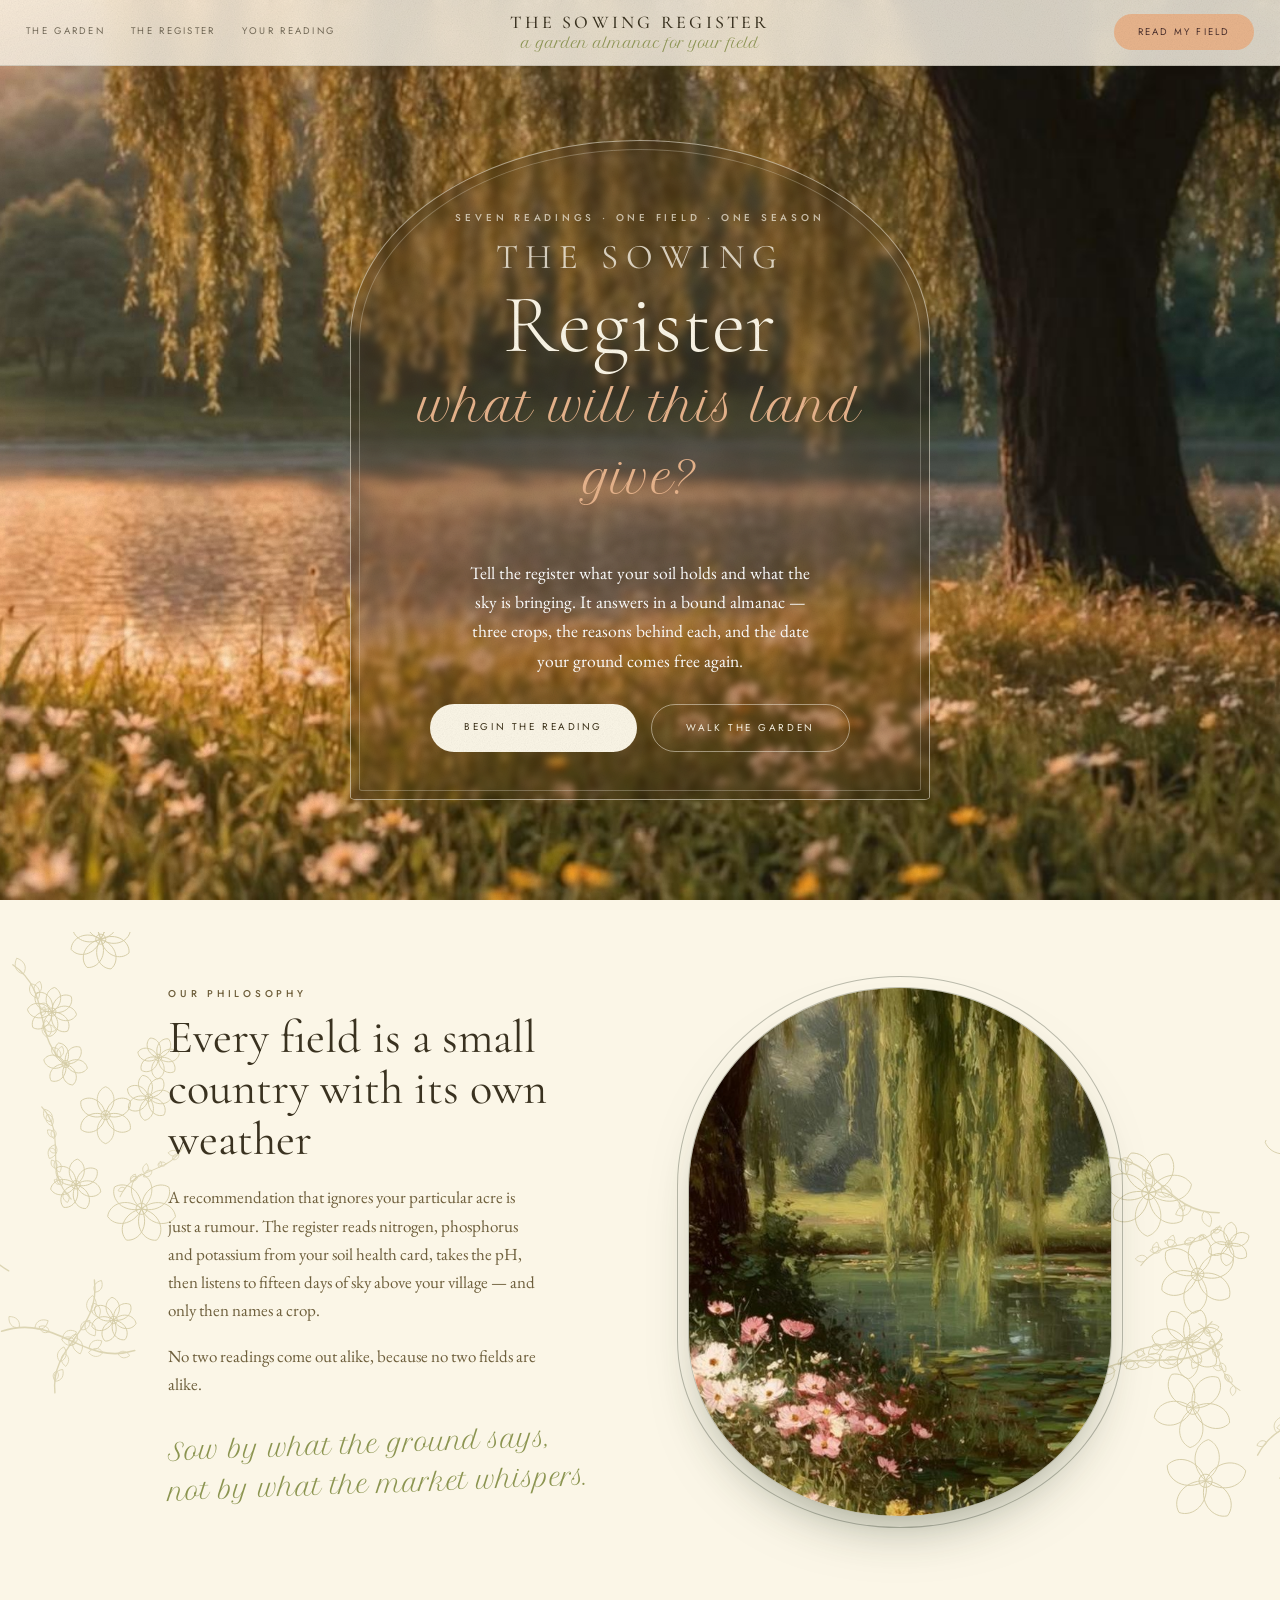
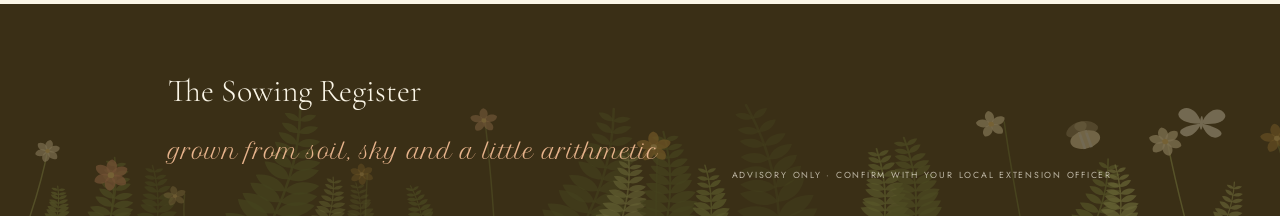
<file: index.html>
<!doctype html>
<html lang="en">
  <head>
    <meta charset="utf-8" />
    <meta name="viewport" content="width=device-width, initial-scale=1" />
    <title>The Sowing Register — a garden almanac for your field</title>

    <!-- fonts are self-hosted (assets/fonts/) — preload the above-the-fold faces
         so the hero renders in its real type on first paint -->
    <link rel="preload" href="assets/fonts/cormorant-garamond.woff2" as="font" type="font/woff2" crossorigin />
    <link rel="preload" href="assets/fonts/petit-formal-script.woff2" as="font" type="font/woff2" crossorigin />
    <link rel="preload" href="assets/fonts/jost.woff2" as="font" type="font/woff2" crossorigin />
    <link rel="preload" href="assets/fonts/eb-garamond.woff2" as="font" type="font/woff2" crossorigin />

    <link rel="stylesheet" href="styles.css" />
  </head>
  <body>
    <!-- ═══ SVG SYMBOL LIBRARY ═══ -->
    <svg class="sprite" width="0" height="0" aria-hidden="true">
      <defs>
        <symbol id="s-orchid" viewBox="-50 -50 100 100">
          <g>
            <path d="M0 0C-13 -9 -15 -30 0 -42C15 -30 13 -9 0 0Z" />
            <path
              d="M0 0C-13 -9 -15 -30 0 -42C15 -30 13 -9 0 0Z"
              transform="rotate(72)"
            />
            <path
              d="M0 0C-13 -9 -15 -30 0 -42C15 -30 13 -9 0 0Z"
              transform="rotate(144)"
            />
            <path
              d="M0 0C-13 -9 -15 -30 0 -42C15 -30 13 -9 0 0Z"
              transform="rotate(216)"
            />
            <path
              d="M0 0C-13 -9 -15 -30 0 -42C15 -30 13 -9 0 0Z"
              transform="rotate(288)"
            />
          </g>
        </symbol>
        <symbol id="s-butterfly" viewBox="-30 -24 60 48">
          <path d="M0 0C-6 -20 -20 -24 -26 -14C-30 -6 -18 2 0 0Z" />
          <path d="M0 0C-6 16 -16 22 -23 14C-27 8 -12 2 0 0Z" />
          <path d="M0 0C6 -20 20 -24 26 -14C30 -6 18 2 0 0Z" />
          <path d="M0 0C6 16 16 22 23 14C27 8 12 2 0 0Z" />
          <ellipse cx="0" cy="-1" rx="1.7" ry="9" />
        </symbol>
        <symbol id="s-bee" viewBox="-18 -14 36 28">
          <ellipse cx="0" cy="0" rx="9" ry="6" />
          <path
            d="M-2-6v12M2-6v12"
            stroke="#F8F2E4"
            stroke-width="1.6"
            fill="none"
          />
          <ellipse
            cx="-3"
            cy="-8"
            rx="7"
            ry="4"
            opacity=".45"
            transform="rotate(-22 -3 -8)"
          />
          <ellipse
            cx="3"
            cy="-8"
            rx="7"
            ry="4"
            opacity=".45"
            transform="rotate(22 3 -8)"
          />
        </symbol>
      </defs>
    </svg>

    <!-- ═══ NAV ═══ -->
    <nav class="nav" id="nav">
      <div class="nav-links">
        <a href="#garden">the garden</a><a href="reading.html">the register</a
        ><a href="reading.html#book">your reading</a>
      </div>
      <div class="nav-brand">
        <b>The Sowing Register</b
        ><span class="script">a garden almanac for your field</span>
      </div>
      <button class="pill" onclick="location.href='reading.html'">
        Read my field
      </button>
    </nav>

    <!-- ═══ HERO ═══ -->
    <header class="hero">
      <div class="hero-sky"></div>
      <div class="petals" id="petals"></div>

      <div class="arch">
        <p class="eyebrow">Seven readings · one field · one season</p>
        <h1><em>The Sowing</em>Register</h1>
        <p class="flourish">what will this land give?</p>
        <p class="lede">
          Tell the register what your soil holds and what the sky is bringing.
          It answers in a bound almanac — three crops, the reasons behind each,
          and the date your ground comes free again.
        </p>
        <div class="hero-cta">
          <a class="btn btn-solid" href="reading.html">Begin the reading</a>
          <a class="btn btn-line" href="#garden">Walk the garden</a>
        </div>
      </div>
    </header>

    <!-- ═══ PHILOSOPHY ═══ -->
    <section class="band band-cream" id="garden">
      <svg class="watermark" id="wmL" viewBox="0 0 340 600"></svg>
      <svg class="watermark" id="wmR" viewBox="0 0 320 560"></svg>
      <div class="inner">
        <div class="philo">
          <div>
            <p class="eyebrow eyebrow-gold">Our philosophy</p>
            <h3>Every field is a small<br />country with its own weather</h3>
            <p>
              A recommendation that ignores your particular acre is just a
              rumour. The register reads nitrogen, phosphorus and potassium from
              your soil health card, takes the pH, then listens to fifteen days
              of sky above your village — and only then names a crop.
            </p>
            <p class="philo-coda">
              No two readings come out alike, because no two fields are alike.
            </p>
            <p class="quote">
              Sow by what the ground says,<br />not by what the market whispers.
            </p>
          </div>
          <div class="oval-wrap">
            <div class="oval">
              <div class="oval-art"></div>
            </div>
            <div class="oval-frame"></div>
          </div>
        </div>
      </div>
    </section>

    <footer class="foot">
      <svg
        class="watermark"
        id="wmFoot"
        viewBox="0 0 1400 220"
        preserveAspectRatio="none"
      ></svg>
      <div class="inner">
        <div>
          <h4>The Sowing Register</h4>
          <p class="script">grown from soil, sky and a little arithmetic</p>
        </div>
        <small>Advisory only · confirm with your local extension officer</small>
      </div>
    </footer>

    <script src="garden.js"></script>
    <script>
      "use strict";
      /* page dressing */
      growLineArt($("#wmL"), 340, 600, 11, "#B0A468");
      growLineArt($("#wmR"), 320, 560, 29, "#B0A468");
      growBorder($("#wmFoot"), 1400, 220, 35, {
        baseline: 220,
        count: 26,
        min: 70,
        max: 180,
        op: 0.8,
        wings: 2,
      });
    </script>
  </body>
</html>
</file>
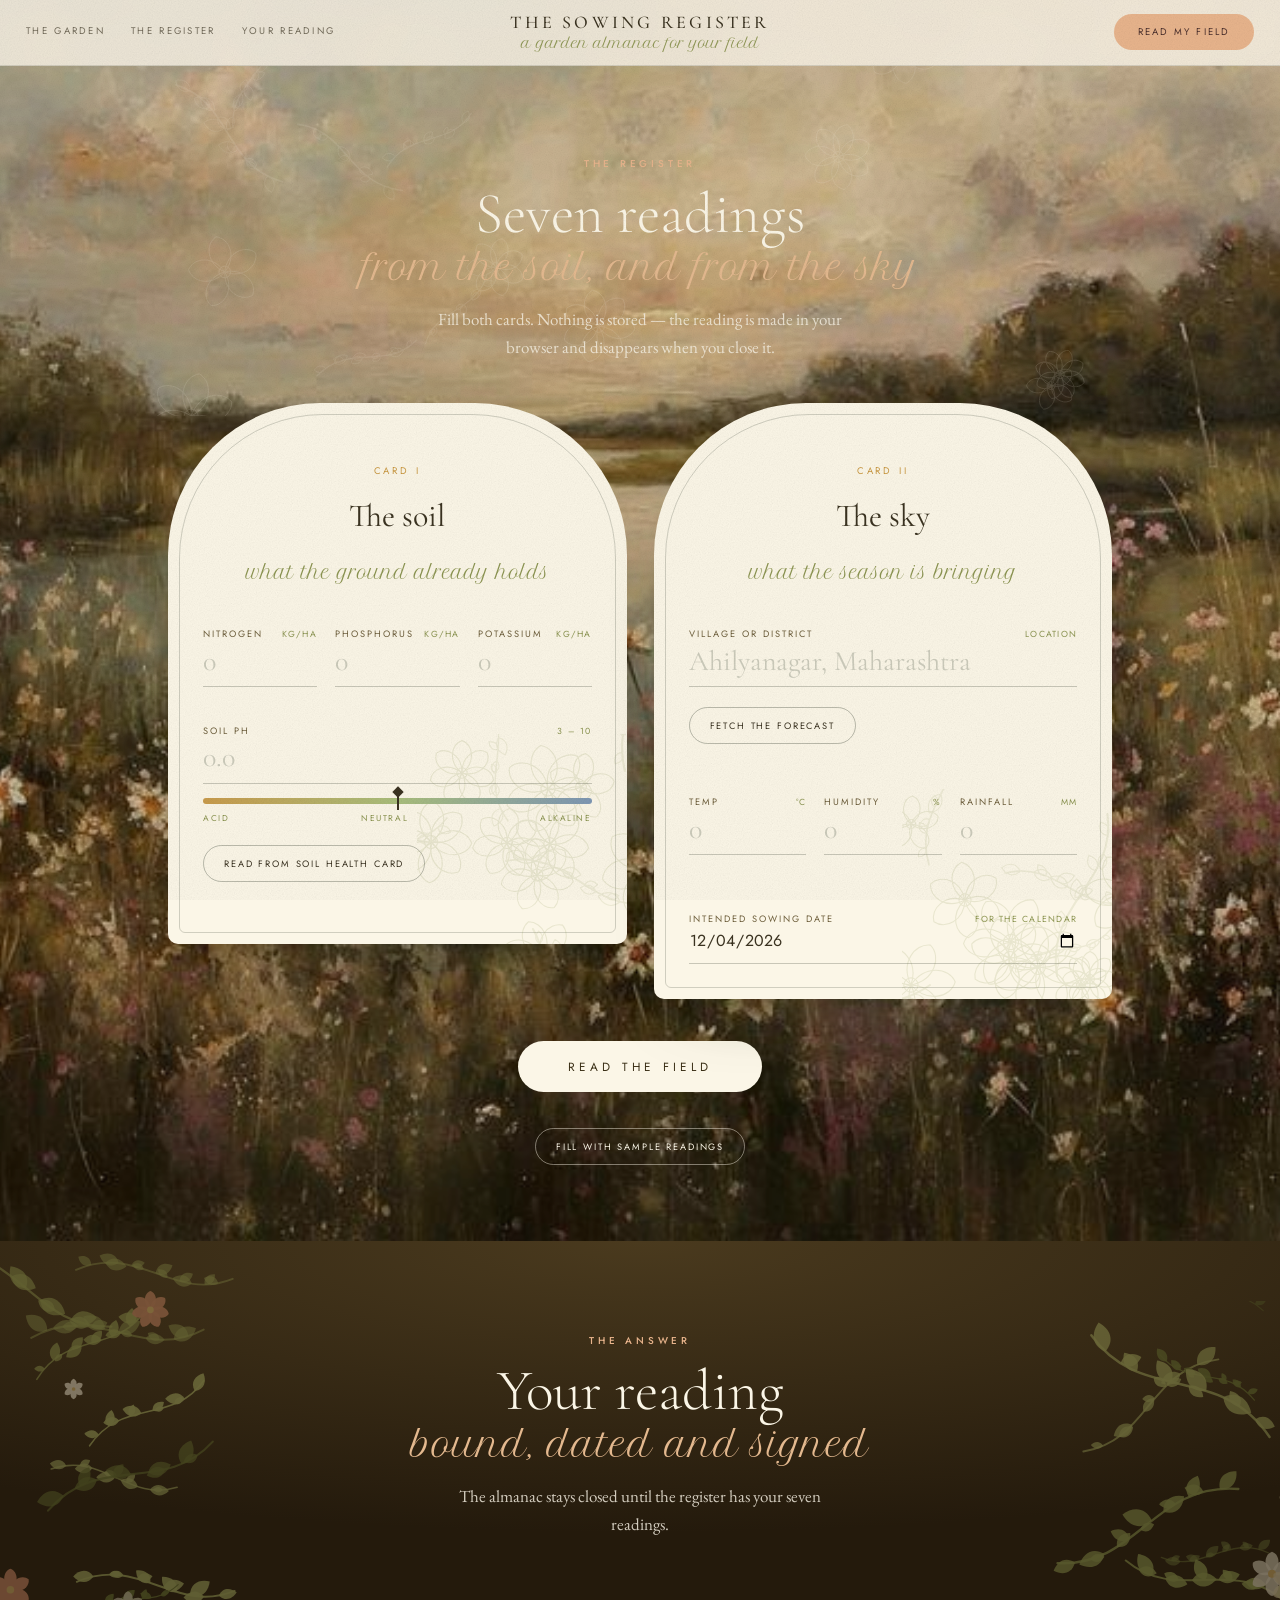
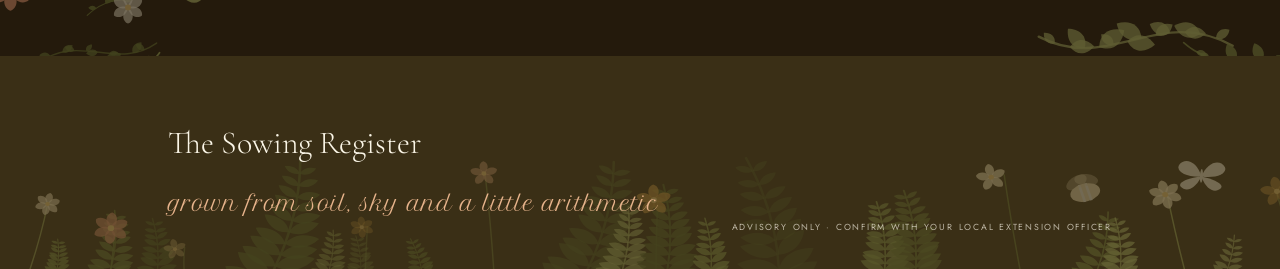
<file: reading.html>
<!doctype html>
<html lang="en">
  <head>
    <meta charset="utf-8" />
    <meta name="viewport" content="width=device-width, initial-scale=1" />
    <title>Read your field — The Sowing Register</title>

    <link rel="preload" href="assets/fonts/cormorant-garamond.woff2" as="font" type="font/woff2" crossorigin />
    <link rel="preload" href="assets/fonts/petit-formal-script.woff2" as="font" type="font/woff2" crossorigin />
    <link rel="preload" href="assets/fonts/jost.woff2" as="font" type="font/woff2" crossorigin />
    <link rel="preload" href="assets/fonts/eb-garamond.woff2" as="font" type="font/woff2" crossorigin />

    <link rel="stylesheet" href="styles.css" />
  </head>
  <body>
    <!-- ═══ SVG SYMBOL LIBRARY ═══ -->
    <svg class="sprite" width="0" height="0" aria-hidden="true">
      <defs>
        <symbol id="s-orchid" viewBox="-50 -50 100 100">
          <g>
            <path d="M0 0C-13 -9 -15 -30 0 -42C15 -30 13 -9 0 0Z" />
            <path
              d="M0 0C-13 -9 -15 -30 0 -42C15 -30 13 -9 0 0Z"
              transform="rotate(72)"
            />
            <path
              d="M0 0C-13 -9 -15 -30 0 -42C15 -30 13 -9 0 0Z"
              transform="rotate(144)"
            />
            <path
              d="M0 0C-13 -9 -15 -30 0 -42C15 -30 13 -9 0 0Z"
              transform="rotate(216)"
            />
            <path
              d="M0 0C-13 -9 -15 -30 0 -42C15 -30 13 -9 0 0Z"
              transform="rotate(288)"
            />
          </g>
        </symbol>
        <symbol id="s-butterfly" viewBox="-30 -24 60 48">
          <path d="M0 0C-6 -20 -20 -24 -26 -14C-30 -6 -18 2 0 0Z" />
          <path d="M0 0C-6 16 -16 22 -23 14C-27 8 -12 2 0 0Z" />
          <path d="M0 0C6 -20 20 -24 26 -14C30 -6 18 2 0 0Z" />
          <path d="M0 0C6 16 16 22 23 14C27 8 12 2 0 0Z" />
          <ellipse cx="0" cy="-1" rx="1.7" ry="9" />
        </symbol>
        <symbol id="s-bee" viewBox="-18 -14 36 28">
          <ellipse cx="0" cy="0" rx="9" ry="6" />
          <path
            d="M-2-6v12M2-6v12"
            stroke="#F8F2E4"
            stroke-width="1.6"
            fill="none"
          />
          <ellipse
            cx="-3"
            cy="-8"
            rx="7"
            ry="4"
            opacity=".45"
            transform="rotate(-22 -3 -8)"
          />
          <ellipse
            cx="3"
            cy="-8"
            rx="7"
            ry="4"
            opacity=".45"
            transform="rotate(22 3 -8)"
          />
        </symbol>
        <symbol id="s-grain" viewBox="0 0 60 84">
          <g
            fill="none"
            stroke="currentColor"
            stroke-width="1.6"
            stroke-linecap="round"
          >
            <path d="M30 82V26" />
            <path d="M30 34c0-9 5-16 14-18 1 10-5 17-14 18Z" />
            <path d="M30 48c0-9-5-16-14-18-1 10 5 17 14 18Z" />
            <path d="M30 20c0-9 5-16 14-18 1 10-5 17-14 18Z" />
            <path d="M30 34c0-9-5-16-14-18-1 10 5 17 14 18Z" />
          </g>
        </symbol>
        <symbol id="s-pod" viewBox="0 0 60 84">
          <g
            fill="none"
            stroke="currentColor"
            stroke-width="1.6"
            stroke-linecap="round"
          >
            <path d="M12 56c0-20 12-36 34-40 4 21-11 39-34 40Z" />
            <circle cx="24" cy="46" r="3" />
            <circle cx="33" cy="35" r="3" />
            <circle cx="19" cy="56" r="3" />
            <path d="M30 82V62" />
            <path d="M30 66c7-3 12-9 13-16" />
          </g>
        </symbol>
        <symbol id="s-fruit" viewBox="0 0 60 84">
          <g
            fill="none"
            stroke="currentColor"
            stroke-width="1.6"
            stroke-linecap="round"
          >
            <circle cx="30" cy="42" r="19" />
            <path d="M30 23V8" />
            <path d="M30 15c0-8 6-13 15-14 1 9-6 14-15 14Z" />
            <path d="M30 82V61" />
          </g>
        </symbol>
        <symbol id="s-fibre" viewBox="0 0 60 84">
          <g
            fill="none"
            stroke="currentColor"
            stroke-width="1.6"
            stroke-linecap="round"
          >
            <circle cx="30" cy="38" r="16" />
            <path
              d="M30 22c-7 6-11 10-11 16M30 22c7 6 11 10 11 16M14 38c6 6 10 9 16 9M30 47c6 0 10-3 16-9"
            />
            <path d="M30 82V56" />
            <path d="M22 68c-6-1-9-6-9-11M38 68c6-1 9-6 9-11" />
          </g>
        </symbol>
      </defs>
    </svg>

    <!-- ═══ NAV ═══ -->
    <nav class="nav" id="nav">
      <div class="nav-links">
        <a href="index.html#garden">the garden</a><a href="#register">the register</a
        ><a href="#book">your reading</a>
      </div>
      <div class="nav-brand">
        <b>The Sowing Register</b
        ><span class="script">a garden almanac for your field</span>
      </div>
      <button
        class="pill"
        onclick="document.getElementById('register').scrollIntoView()"
      >
        Read my field
      </button>
    </nav>

    <!-- ═══ FORM ═══ -->
    <section class="band band-olive page-top" id="register">
      <svg class="watermark" id="wmForm" viewBox="0 0 1300 520"></svg>
      <div class="inner">
        <div class="sec-head">
          <p class="eyebrow">The register</p>
          <h2>Seven readings</h2>
          <p class="script">from the soil, and from the sky</p>
          <p>
            Fill both cards. Nothing is stored — the reading is made in your
            browser and disappears when you close it.
          </p>
        </div>

        <div class="alarm" id="alarm">
          <span>✦</span><span id="alarmText"></span>
        </div>

        <form id="reg" novalidate>
          <div class="cards">
            <!-- SOIL -->
            <div class="card">
              <svg
                class="card-wm"
                id="wmSoil"
                width="240"
                height="240"
                viewBox="0 0 240 240"
              ></svg>
              <div class="card-head">
                <p class="rn">CARD I</p>
                <h3>The soil</h3>
                <p class="script">what the ground already holds</p>
              </div>
              <div class="card-body">
                <div class="triple">
                  <div class="field">
                    <div class="field-top">
                      <label for="n">Nitrogen</label
                      ><span class="unit">kg/ha</span>
                    </div>
                    <input
                      id="n"
                      inputmode="decimal"
                      placeholder="0"
                      data-min="0"
                      data-max="300"
                      data-label="Nitrogen"
                    />
                    <div class="err">0–300</div>
                  </div>
                  <div class="field">
                    <div class="field-top">
                      <label for="p">Phosphorus</label
                      ><span class="unit">kg/ha</span>
                    </div>
                    <input
                      id="p"
                      inputmode="decimal"
                      placeholder="0"
                      data-min="0"
                      data-max="300"
                      data-label="Phosphorus"
                    />
                    <div class="err">0–300</div>
                  </div>
                  <div class="field">
                    <div class="field-top">
                      <label for="k">Potassium</label
                      ><span class="unit">kg/ha</span>
                    </div>
                    <input
                      id="k"
                      inputmode="decimal"
                      placeholder="0"
                      data-min="0"
                      data-max="300"
                      data-label="Potassium"
                    />
                    <div class="err">0–300</div>
                  </div>
                </div>

                <div class="ph-group">
                  <div class="field">
                    <div class="field-top">
                      <label for="ph">Soil pH</label
                      ><span class="unit">3 – 10</span>
                    </div>
                    <input
                      id="ph"
                      inputmode="decimal"
                      placeholder="0.0"
                      data-min="3"
                      data-max="10"
                      data-label="Soil pH"
                    />
                    <div class="err">3.0–10.0</div>
                  </div>
                  <div class="ph-scale">
                    <div class="ph-track">
                      <div class="ph-mark" id="phMark"></div>
                    </div>
                    <div class="ph-legend">
                      <span>Acid</span><span>Neutral</span><span>Alkaline</span>
                    </div>
                  </div>
                </div>

                <button type="button" class="ghost" id="scanBtn">
                  Read from soil health card
                </button>
                <input
                  type="file"
                  id="scanFile"
                  accept="image/*,application/pdf"
                  hidden
                />
                <p class="note" id="scanNote"></p>
              </div>
            </div>

            <!-- SKY -->
            <div class="card">
              <svg
                class="card-wm"
                id="wmSky"
                width="240"
                height="240"
                viewBox="0 0 240 240"
              ></svg>
              <div class="card-head">
                <p class="rn">CARD II</p>
                <h3>The sky</h3>
                <p class="script">what the season is bringing</p>
              </div>
              <div class="card-body">
                <div class="field">
                  <div class="field-top">
                    <label for="loc">Village or district</label
                    ><span class="unit">location</span>
                  </div>
                  <input id="loc" placeholder="Ahilyanagar, Maharashtra" />
                </div>

                <button type="button" class="ghost" id="fetchBtn">
                  Fetch the forecast
                </button>
                <p class="note" id="fcNote"></p>

                <div class="triple sky-vals">
                  <div class="field">
                    <div class="field-top">
                      <label for="temp">Temp</label><span class="unit">°C</span>
                    </div>
                    <input
                      id="temp"
                      inputmode="decimal"
                      placeholder="0"
                      data-min="0"
                      data-max="55"
                      data-label="Temperature"
                    />
                    <div class="err">0–55</div>
                  </div>
                  <div class="field">
                    <div class="field-top">
                      <label for="hum">Humidity</label
                      ><span class="unit">%</span>
                    </div>
                    <input
                      id="hum"
                      inputmode="decimal"
                      placeholder="0"
                      data-min="0"
                      data-max="100"
                      data-label="Humidity"
                    />
                    <div class="err">0–100</div>
                  </div>
                  <div class="field">
                    <div class="field-top">
                      <label for="rain">Rainfall</label
                      ><span class="unit">mm</span>
                    </div>
                    <input
                      id="rain"
                      inputmode="decimal"
                      placeholder="0"
                      data-min="0"
                      data-max="400"
                      data-label="Rainfall"
                    />
                    <div class="err">0–400</div>
                  </div>
                </div>

                <div class="forecast" id="forecast">
                  <div class="forecast-cap">
                    <span>Rain expected, next 15 days</span
                    ><span id="fcTotal"></span>
                  </div>
                  <svg
                    id="spark"
                    viewBox="0 0 300 56"
                    preserveAspectRatio="none"
                  ></svg>
                </div>

                <div class="sow-group">
                  <div class="field">
                    <div class="field-top">
                      <label for="sow">Intended sowing date</label
                      ><span class="unit">for the calendar</span>
                    </div>
                    <input id="sow" type="date" />
                  </div>
                </div>
              </div>
            </div>
          </div>

          <div class="submit-row">
            <button type="submit" class="big" id="submitBtn">
              Read the field
            </button>
            <div class="sample-row">
              <button type="button" class="ghost" id="sampleBtn">
                Fill with sample readings
              </button>
            </div>
          </div>
        </form>
      </div>
    </section>

    <!-- ═══ FLIPBOOK ═══ -->
    <section class="band band-forest" id="book">
      <svg class="watermark" id="wmBookL" viewBox="0 0 380 900"></svg>
      <svg class="watermark" id="wmBookR" viewBox="0 0 380 900"></svg>
      <div class="inner">
        <div class="sec-head">
          <p class="eyebrow">The answer</p>
          <h2>Your reading</h2>
          <p class="script">bound, dated and signed</p>
          <p id="bookIntro">
            The almanac stays closed until the register has your seven readings.
          </p>
        </div>

        <div class="book-wrap" id="bookWrap">
          <div class="book-col">
            <div class="stage">
              <div class="board">
                <div class="book" id="bookEl">
                  <div class="verso-base"></div>
                  <div class="stack"></div>
                </div>
              </div>
            </div>
            <div class="controls">
              <button class="turn" id="prevBtn" aria-label="Previous page">
                ‹
              </button>
              <span class="folio" id="folio">—</span>
              <button class="turn" id="nextBtn" aria-label="Next page">
                ›
              </button>
            </div>
          </div>

          <!-- appendices: calendar & regeneration, as drop-down pages -->
          <div class="annex">
            <button
              class="annex-btn"
              id="nextSowBtn"
              aria-expanded="false"
              aria-controls="nextSowPanel"
            >
              <span>❧ &nbsp;When can this land sow again?</span
              ><span class="chev">▾</span>
            </button>
            <div
              class="annex-panel"
              id="nextSowPanel"
              role="region"
              aria-label="When can this land sow again"
            >
              <div class="annex-page">
                <div class="ah">
                  <span>Appendix I</span><span>The next sowing</span>
                </div>
                <h4>When the ground comes free</h4>
                <p class="atw" id="nextSowIntro"></p>
                <ul class="annex-rows" id="nextSowRows"></ul>
              </div>
            </div>

            <button
              class="annex-btn"
              id="careBtn"
              aria-expanded="false"
              aria-controls="carePanel"
            >
              <span>❧ &nbsp;Helping the land regenerate</span
              ><span class="chev">▾</span>
            </button>
            <div
              class="annex-panel"
              id="carePanel"
              role="region"
              aria-label="Helping the land regenerate"
            >
              <div class="annex-page">
                <div class="ah">
                  <span>Appendix II</span><span>Care of the soil</span>
                </div>
                <h4>Measures for a quicker recovery</h4>
                <p class="atw" id="careIntro"></p>
                <ol class="measures" id="careList"></ol>
              </div>
            </div>
          </div>
        </div>
      </div>
    </section>

    <footer class="foot">
      <svg
        class="watermark"
        id="wmFoot"
        viewBox="0 0 1400 220"
        preserveAspectRatio="none"
      ></svg>
      <div class="inner">
        <div>
          <h4>The Sowing Register</h4>
          <p class="script">grown from soil, sky and a little arithmetic</p>
        </div>
        <small>Advisory only · confirm with your local extension officer</small>
      </div>
    </footer>

    <script src="garden.js"></script>
    <script>
      "use strict";
      /* ══════════════════════════════════════════════════════════════
   BACKEND HOOKS — three functions to swap. Nothing else changes.
     1  getRecommendation(inputs) → POST /api/recommend
     2  fetchForecast(place)      → weather API
     3  readSoilCard(file)        → OCR endpoint
   ══════════════════════════════════════════════════════════════ */

      /* ─── crop reference ─── */
      const CROPS = [
        {
          name: "Rice",
          glyph: "grain",
          season: "Kharif",
          dur: 120,
          fallow: 21,
          ideal: {
            n: 80,
            p: 47,
            k: 40,
            ph: 6.4,
            temp: 23.7,
            hum: 82,
            rain: 236,
          },
          tol: { n: 26, p: 14, k: 12, ph: 0.7, temp: 3.4, hum: 9, rain: 70 },
        },
        {
          name: "Maize",
          glyph: "grain",
          season: "Kharif / Rabi",
          dur: 100,
          fallow: 21,
          ideal: {
            n: 78,
            p: 48,
            k: 20,
            ph: 6.2,
            temp: 22.4,
            hum: 65,
            rain: 84,
          },
          tol: { n: 24, p: 14, k: 8, ph: 0.7, temp: 3.6, hum: 12, rain: 30 },
        },
        {
          name: "Chickpea",
          glyph: "pod",
          season: "Rabi",
          dur: 105,
          fallow: 12,
          ideal: {
            n: 40,
            p: 68,
            k: 80,
            ph: 7.3,
            temp: 18.9,
            hum: 17,
            rain: 80,
          },
          tol: { n: 16, p: 16, k: 16, ph: 0.7, temp: 3.2, hum: 8, rain: 26 },
        },
        {
          name: "Pigeon pea",
          glyph: "pod",
          season: "Kharif",
          dur: 160,
          fallow: 12,
          ideal: {
            n: 21,
            p: 68,
            k: 20,
            ph: 5.8,
            temp: 27.7,
            hum: 48,
            rain: 149,
          },
          tol: { n: 12, p: 16, k: 8, ph: 0.8, temp: 4.4, hum: 14, rain: 48 },
        },
        {
          name: "Mung bean",
          glyph: "pod",
          season: "Kharif / Zaid",
          dur: 65,
          fallow: 10,
          ideal: {
            n: 21,
            p: 47,
            k: 20,
            ph: 6.7,
            temp: 28.5,
            hum: 85,
            rain: 48,
          },
          tol: { n: 12, p: 14, k: 8, ph: 0.7, temp: 3.4, hum: 9, rain: 20 },
        },
        {
          name: "Black gram",
          glyph: "pod",
          season: "Kharif",
          dur: 80,
          fallow: 10,
          ideal: {
            n: 40,
            p: 67,
            k: 19,
            ph: 7.1,
            temp: 29.9,
            hum: 65,
            rain: 68,
          },
          tol: { n: 16, p: 15, k: 8, ph: 0.7, temp: 3.6, hum: 12, rain: 24 },
        },
        {
          name: "Lentil",
          glyph: "pod",
          season: "Rabi",
          dur: 110,
          fallow: 12,
          ideal: {
            n: 19,
            p: 68,
            k: 19,
            ph: 6.9,
            temp: 24.5,
            hum: 65,
            rain: 46,
          },
          tol: { n: 12, p: 15, k: 8, ph: 0.7, temp: 3.6, hum: 12, rain: 20 },
        },
        {
          name: "Cotton",
          glyph: "fibre",
          season: "Kharif",
          dur: 170,
          fallow: 28,
          ideal: { n: 117, p: 46, k: 20, ph: 6.9, temp: 24, hum: 80, rain: 80 },
          tol: { n: 28, p: 14, k: 8, ph: 0.8, temp: 3.4, hum: 9, rain: 28 },
        },
        {
          name: "Jute",
          glyph: "fibre",
          season: "Kharif",
          dur: 120,
          fallow: 21,
          ideal: { n: 78, p: 47, k: 40, ph: 6.7, temp: 25, hum: 80, rain: 175 },
          tol: { n: 24, p: 14, k: 12, ph: 0.7, temp: 3.2, hum: 9, rain: 52 },
        },
        {
          name: "Groundnut",
          glyph: "pod",
          season: "Kharif",
          dur: 115,
          fallow: 14,
          ideal: { n: 32, p: 52, k: 38, ph: 6.5, temp: 27, hum: 60, rain: 110 },
          tol: { n: 16, p: 15, k: 12, ph: 0.8, temp: 4, hum: 14, rain: 36 },
        },
        {
          name: "Watermelon",
          glyph: "fruit",
          season: "Zaid",
          dur: 85,
          fallow: 14,
          ideal: {
            n: 99,
            p: 17,
            k: 50,
            ph: 6.5,
            temp: 25.6,
            hum: 85,
            rain: 50,
          },
          tol: { n: 22, p: 8, k: 12, ph: 0.7, temp: 3.2, hum: 9, rain: 20 },
        },
        {
          name: "Muskmelon",
          glyph: "fruit",
          season: "Zaid",
          dur: 90,
          fallow: 14,
          ideal: {
            n: 100,
            p: 18,
            k: 50,
            ph: 6.4,
            temp: 28.8,
            hum: 92,
            rain: 24,
          },
          tol: { n: 22, p: 8, k: 12, ph: 0.7, temp: 3.2, hum: 7, rain: 14 },
        },
        {
          name: "Grapes",
          glyph: "fruit",
          season: "Perennial",
          dur: 150,
          fallow: 0,
          ideal: {
            n: 23,
            p: 132,
            k: 200,
            ph: 6,
            temp: 23.8,
            hum: 82,
            rain: 69,
          },
          tol: { n: 14, p: 26, k: 36, ph: 0.8, temp: 4.2, hum: 10, rain: 26 },
        },
        {
          name: "Pomegranate",
          glyph: "fruit",
          season: "Perennial",
          dur: 180,
          fallow: 0,
          ideal: {
            n: 19,
            p: 18,
            k: 40,
            ph: 6.4,
            temp: 21.8,
            hum: 90,
            rain: 107,
          },
          tol: { n: 12, p: 9, k: 12, ph: 0.8, temp: 4, hum: 8, rain: 34 },
        },
        {
          name: "Banana",
          glyph: "fruit",
          season: "Perennial",
          dur: 300,
          fallow: 0,
          ideal: { n: 100, p: 82, k: 50, ph: 6, temp: 27, hum: 80, rain: 105 },
          tol: { n: 24, p: 18, k: 14, ph: 0.8, temp: 3.6, hum: 9, rain: 34 },
        },
        {
          name: "Papaya",
          glyph: "fruit",
          season: "Perennial",
          dur: 270,
          fallow: 0,
          ideal: {
            n: 49,
            p: 59,
            k: 50,
            ph: 6.7,
            temp: 33.7,
            hum: 92,
            rain: 143,
          },
          tol: { n: 18, p: 16, k: 14, ph: 0.8, temp: 4.4, hum: 7, rain: 44 },
        },
        {
          name: "Mango",
          glyph: "fruit",
          season: "Perennial",
          dur: 365,
          fallow: 0,
          ideal: {
            n: 20,
            p: 27,
            k: 30,
            ph: 5.7,
            temp: 31.2,
            hum: 50,
            rain: 95,
          },
          tol: { n: 12, p: 12, k: 10, ph: 0.9, temp: 4.6, hum: 15, rain: 32 },
        },
        {
          name: "Coffee",
          glyph: "fruit",
          season: "Perennial",
          dur: 300,
          fallow: 0,
          ideal: {
            n: 101,
            p: 28,
            k: 30,
            ph: 6.8,
            temp: 25.5,
            hum: 59,
            rain: 158,
          },
          tol: { n: 24, p: 11, k: 10, ph: 0.8, temp: 3.6, hum: 13, rain: 48 },
        },
      ];
      const FEATURES = [
        { key: "n", label: "Nitrogen", unit: " kg/ha", w: 1.1 },
        { key: "p", label: "Phosphorus", unit: " kg/ha", w: 1.1 },
        { key: "k", label: "Potassium", unit: " kg/ha", w: 1.1 },
        { key: "ph", label: "Soil pH", unit: "", w: 1 },
        { key: "temp", label: "Temperature", unit: "°C", w: 1.2 },
        { key: "hum", label: "Humidity", unit: "%", w: 1 },
        { key: "rain", label: "Rainfall", unit: " mm", w: 1.3 },
      ];

      /* ─── HOOK 1 ─── */
      function getRecommendation(inp) {
        return CROPS.map(function (c) {
          var num = 0,
            den = 0;
          var factors = FEATURES.map(function (f) {
            var z = Math.abs(inp[f.key] - c.ideal[f.key]) / c.tol[f.key];
            var fit = Math.exp(-0.5 * z * z);
            num += fit * f.w;
            den += f.w;
            return {
              key: f.key,
              label: f.label,
              unit: f.unit,
              z: z,
              you: inp[f.key],
              ideal: c.ideal[f.key],
              tol: c.tol[f.key],
              verdict:
                z < 0.75 ? "well matched" : z < 1.6 ? "acceptable" : "limiting",
            };
          });
          return { crop: c, score: num / den, factors: factors };
        })
          .sort(function (a, b) {
            return b.score - a.score;
          })
          .slice(0, 3);
      }
      /* ─── HOOK 2 ─── */
      function fetchForecast(place) {
        return new Promise(function (res) {
          var seed = 0,
            i;
          for (i = 0; i < (place || "field").length; i++)
            seed = (seed * 31 + place.charCodeAt(i)) % 9973;
          function rnd() {
            seed = (seed * 1103515245 + 12345) % 2147483648;
            return seed / 2147483648;
          }
          var days = [];
          for (i = 0; i < 15; i++) days.push(+(rnd() * rnd() * 34).toFixed(1));
          var total = days.reduce(function (a, b) {
            return a + b;
          }, 0);
          setTimeout(function () {
            res({
              temp: +(21 + rnd() * 11).toFixed(1),
              hum: Math.round(46 + rnd() * 46),
              rain: Math.round(total * (1.6 + rnd())),
              days: days,
            });
          }, 900);
        });
      }
      /* ─── HOOK 3 ─── */
      function readSoilCard(file) {
        return new Promise(function (res) {
          setTimeout(function () {
            res({ n: 84, p: 44, k: 38, ph: 6.6 });
          }, 1400);
        });
      }

      /* ══════════════ page dressing ══════════════ */
      growLineArt($("#wmForm"), 1300, 520, 41, "#F8F2E4");
      growLineArt($("#wmSoil"), 240, 240, 63, "#8B9450");
      growLineArt($("#wmSky"), 240, 240, 77, "#8B9450");
      growColumn($("#wmBookL"), 380, 900, 91);
      growColumn($("#wmBookR"), 380, 900, 17);
      growBorder($("#wmFoot"), 1400, 220, 35, {
        baseline: 220,
        count: 26,
        min: 70,
        max: 180,
        op: 0.8,
        wings: 2,
      });

      /* ══════════════ form ══════════════ */
      var REQ = ["n", "p", "k", "ph", "temp", "hum", "rain"];
      function fieldOf(id) {
        return document.getElementById(id).closest(".field");
      }
      function numOf(id) {
        return parseFloat(document.getElementById(id).value);
      }
      function okOne(id) {
        var el = document.getElementById(id),
          v = parseFloat(el.value);
        return (
          !isNaN(v) &&
          v >= parseFloat(el.dataset.min) &&
          v <= parseFloat(el.dataset.max)
        );
      }
      REQ.forEach(function (id) {
        document.getElementById(id).addEventListener("input", function () {
          fieldOf(id).classList.remove("bad");
          $("#alarm").classList.remove("on");
        });
      });

      $("#sow").value = new Date().toISOString().slice(0, 10);
      $("#ph").addEventListener("input", function (e) {
        var v = parseFloat(e.target.value);
        if (!isNaN(v))
          $("#phMark").style.left =
            Math.max(0, Math.min(100, ((v - 3) / 7) * 100)) + "%";
      });

      $("#sampleBtn").addEventListener("click", function () {
        var s = {
          n: 90,
          p: 42,
          k: 43,
          ph: 6.5,
          temp: 24.2,
          hum: 81,
          rain: 210,
        };
        REQ.forEach(function (k) {
          document.getElementById(k).value = s[k];
          fieldOf(k).classList.remove("bad");
        });
        if (!$("#loc").value) $("#loc").value = "Ahilyanagar, Maharashtra";
        $("#ph").dispatchEvent(new Event("input"));
        $("#alarm").classList.remove("on");
      });

      $("#scanBtn").addEventListener("click", function () {
        $("#scanFile").click();
      });
      $("#scanFile").addEventListener("change", function (e) {
        if (!e.target.files.length) return;
        var b = $("#scanBtn");
        b.disabled = true;
        $("#scanNote").textContent = "Reading the card…";
        readSoilCard(e.target.files[0]).then(function (r) {
          ["n", "p", "k", "ph"].forEach(function (k) {
            document.getElementById(k).value = r[k];
            fieldOf(k).classList.remove("bad");
          });
          $("#ph").dispatchEvent(new Event("input"));
          b.disabled = false;
          $("#scanNote").textContent =
            "Four values filled — check them against the printed card.";
        });
      });

      $("#fetchBtn").addEventListener("click", function () {
        var b = $("#fetchBtn");
        b.disabled = true;
        $("#fcNote").textContent = "Reading the sky…";
        fetchForecast($("#loc").value.trim() || "Ahilyanagar").then(
          function (w) {
            $("#temp").value = w.temp;
            $("#hum").value = w.hum;
            $("#rain").value = w.rain;
            ["temp", "hum", "rain"].forEach(function (k) {
              fieldOf(k).classList.remove("bad");
            });
            drawSpark(w.days);
            $("#fcTotal").textContent = w.rain + " mm this season";
            $("#forecast").classList.add("on");
            b.disabled = false;
            $("#fcNote").textContent =
              "Forecast loaded — adjust any figure by hand.";
          },
        );
      });
      function drawSpark(days) {
        var W = 300,
          H = 56,
          gap = 3,
          bw = (W - gap * (days.length - 1)) / days.length;
        var max = Math.max.apply(null, days.concat([10])),
          out = "",
          i;
        for (i = 0; i < days.length; i++) {
          var h = Math.max(1.5, (days[i] / max) * (H - 8)),
            x = i * (bw + gap);
          out +=
            '<rect x="' +
            x.toFixed(1) +
            '" y="' +
            (H - h).toFixed(1) +
            '" width="' +
            bw.toFixed(1) +
            '" height="' +
            h.toFixed(1) +
            '" rx="1.5" fill="#8A7A3A" opacity="' +
            (days[i] > 0.5 ? 0.85 : 0.22) +
            '"/>';
        }
        $("#spark").innerHTML =
          out +
          '<line x1="0" y1="55" x2="300" y2="55" stroke="#8A7A3A" stroke-opacity=".3"/>';
      }

      /* ══════════════ submit — loud failure ══════════════ */
      $("#reg").addEventListener("submit", function (ev) {
        ev.preventDefault();
        var missing = [];
        REQ.forEach(function (id) {
          if (!okOne(id)) {
            fieldOf(id).classList.add("bad");
            missing.push(document.getElementById(id).dataset.label);
          }
        });
        if (missing.length) {
          $("#alarmText").textContent =
            missing.length === 1
              ? missing[0] +
                " is still missing — the register needs all seven readings."
              : missing.length +
                " readings still missing: " +
                missing.join(", ") +
                ".";
          var al = $("#alarm");
          al.classList.remove("on");
          void al.offsetWidth;
          al.classList.add("on");
          al.scrollIntoView({ behavior: "smooth", block: "center" });
          setTimeout(function () {
            document
              .getElementById(
                REQ.filter(function (i) {
                  return !okOne(i);
                })[0],
              )
              .focus({ preventScroll: true });
          }, 420);
          return;
        }
        var btn = $("#submitBtn");
        btn.disabled = true;
        btn.textContent = "Binding the almanac…";
        var inputs = {};
        REQ.forEach(function (k) {
          inputs[k] = numOf(k);
        });
        setTimeout(function () {
          // remove when the API is live
          buildBook(getRecommendation(inputs), inputs);
          btn.disabled = false;
          btn.textContent = "Read the field again";
          $("#bookIntro").textContent =
            "Tap or swipe the book to turn the pages — or use the arrows below.";
          $("#bookWrap").classList.add("on");
          $("#book").scrollIntoView({ behavior: "smooth", block: "start" });
        }, 700);
      });

      /* ══════════════ the almanac ══════════════ */
      var DF = { day: "numeric", month: "long", year: "numeric" };
      function addDays(d, n) {
        var x = new Date(d.getTime());
        x.setDate(x.getDate() + n);
        return x;
      }
      function fdate(d) {
        return d.toLocaleDateString("en-GB", DF);
      }

      function glyph(name, size) {
        return (
          '<svg viewBox="0 0 60 84" width="' +
          size +
          '" height="' +
          size * 1.4 +
          '" style="color:#6E6A32;margin:0 auto">' +
          '<use href="#s-' +
          name +
          '"/></svg>'
        );
      }
      function bandRows(f) {
        return FEATURES.map(function (F) {
          var x = null,
            i;
          for (i = 0; i < f.length; i++) if (f[i].key === F.key) x = f[i];
          var lo = x.ideal - 2.6 * x.tol,
            hi = x.ideal + 2.6 * x.tol,
            span = hi - lo;
          var bl = ((x.ideal - x.tol - lo) / span) * 100,
            bw = ((2 * x.tol) / span) * 100;
          var you = Math.max(1, Math.min(99, ((x.you - lo) / span) * 100));
          var cls = x.z < 0.75 ? "g-good" : x.z < 1.6 ? "g-ok" : "g-bad";
          return (
            '<div class="brow"><div class="bn">' +
            F.label +
            "</div>" +
            '<div class="btrack"><div class="ln"></div><div class="ideal" style="left:' +
            bl.toFixed(1) +
            "%;width:" +
            bw.toFixed(1) +
            '%"></div>' +
            '<div class="you' +
            (x.z >= 1.6 ? " bad" : "") +
            '" style="left:' +
            you.toFixed(1) +
            '%"></div></div>' +
            '<div class="bv ' +
            cls +
            '">' +
            x.verdict +
            "</div></div>"
          );
        }).join("");
      }
      function explain(r) {
        var s = r.factors.slice().sort(function (a, b) {
          return a.z - b.z;
        });
        var w = s[s.length - 1];
        var head =
          s[0].label.toLowerCase() +
          " and " +
          s[1].label.toLowerCase() +
          " sit close to the band " +
          r.crop.name.toLowerCase() +
          " does best in";
        head = head.charAt(0).toUpperCase() + head.slice(1);
        if (w.z < 0.75)
          return (
            head + ", and nothing among the seven readings works against it."
          );
        return (
          head +
          ". " +
          w.label +
          " is the weak point — " +
          (w.z < 1.6 ? "a little " : "well ") +
          (w.you > w.ideal ? "higher" : "lower") +
          " than ideal at " +
          w.you +
          w.unit +
          " against a preferred " +
          w.ideal +
          w.unit +
          "."
        );
      }
      function pageShell(head, folio, inner) {
        return (
          '<div class="foxing"></div><div class="pg"><div class="pg-head"><span>' +
          head[0] +
          "</span><span>" +
          head[1] +
          "</span></div>" +
          '<div class="pg-body">' +
          inner +
          '</div><div class="pg-foot">' +
          folio +
          "</div></div>"
        );
      }

      var RANKS = ["First", "Second", "Third"],
        ROMANS = ["I", "II", "III"];
      function cropPage(r, i) {
        return pageShell(
          [ROMANS[i], RANKS[i] + " recommendation"],
          RANKS[i].toLowerCase() + " choice",
          '<div style="display:flex;align-items:center;gap:16px">' +
            glyph(r.crop.glyph, 44) +
            '<div><h5 style="margin:0">' +
            RANKS[i] +
            " choice" +
            "</h5>" +
            '<div class="crop-big" style="font-size:2.4rem">' +
            r.crop.name +
            "</div></div></div>" +
            '<p class="tw" style="opacity:.8;margin-top:4px">' +
            r.crop.season +
            " · " +
            r.crop.dur +
            " days to harvest · " +
            Math.round(r.score * 100) +
            "% fit</p>" +
            '<p class="tw" style="margin:8px 0">' +
            explain(r) +
            "</p>" +
            '<div class="bands">' +
            bandRows(r.factors) +
            "</div>",
        );
      }

      function buildBook(results, inputs) {
        /* the book holds only the three recommendations —
     calendar & regeneration live in the appendix drop-downs below it */
        var pages = results.map(cropPage);
        pages.push(
          '<div class="foxing"></div><div class="pg"><div class="pg-center" style="opacity:.35">' +
            '<svg viewBox="-50 -50 100 100" width="120" height="120"><use href="#s-orchid" fill="#8B9450"/></svg></div></div>',
        );
        renderLeaves(pages);
        buildAnnex(results);
      }

      /* ─── the appendices ─── */
      function buildAnnex(results) {
        var sow = new Date($("#sow").value || Date.now());
        var top = results[0].crop;

        /* I — when can the land sow again */
        $("#nextSowIntro").textContent =
          "Counted from your intended sowing date of " +
          fdate(sow) +
          ". Each crop keeps the ground for its growing days, then asks a rest before the land takes seed again.";
        $("#nextSowRows").innerHTML = results
          .map(function (r) {
            var c = r.crop,
              harv = addDays(sow, c.dur);
            if (c.fallow === 0)
              return (
                "<li><b>" +
                c.name +
                "</b><span>a perennial — it keeps this plot for years to come. " +
                "Plan any second crop on different ground.</span></li>"
              );
            var next = addDays(harv, c.fallow);
            return (
              "<li><b>" +
              c.name +
              "</b><span>harvest around " +
              fdate(harv) +
              " · " +
              c.fallow +
              " days of rest · the land is ready again from <b>" +
              fdate(next) +
              "</b></span></li>"
            );
          })
          .join("");

        /* II — helping the land regenerate */
        var intro, steps;
        if (top.fallow === 0) {
          intro =
            top.name +
            " holds this land season after season, so regeneration happens between the rows rather than between crops.";
          steps = [
            "Mulch the rows generously — cut grass, straw or leaf litter — to hold moisture and feed the soil life.",
            "While the canopy is young, intercrop with legumes — mung bean or cowpea — to fix nitrogen between the rows.",
            "Give farmyard manure or compost every year at the break of the season, worked in lightly at the drip line.",
            "Keep the ground covered, never bare — a living floor of green manure beats clean-hoed earth.",
            "Take a soil test every year or two; a standing crop hides slow changes underground.",
          ];
        } else {
          intro =
            top.glyph === "pod"
              ? top.name +
                " is a legume — it feeds the ground as it grows and leaves nitrogen behind. These measures bank that gift for the crop that follows."
              : top.name +
                " draws heavily on the soil, and the rest window after harvest is short. These measures make it count.";
          steps = [
            "Sow a green-manure crop — dhaincha or sunn hemp — in the rest window, and plough it in before it flowers.",
            "Spread farmyard manure or compost, five to ten cartloads an acre, a fortnight before the next sowing.",
            "Leave the stubble standing and mulch the residue where it lies — never burn it; it is next season's humus.",
            "Keep tillage light during the rest days, so the soil's structure and its earthworms survive to work for you.",
            top.glyph === "pod"
              ? "Follow this legume with a cereal — maize or rice will drink up the nitrogen it leaves behind."
              : "Follow this crop with a legume — chickpea or mung bean — to fix nitrogen back into the ground.",
            "Take a fresh soil test before the next sowing. One season changes the numbers more than most people expect.",
          ];
        }
        $("#careIntro").textContent = intro;
        $("#careList").innerHTML = steps
          .map(function (s) {
            return "<li>" + s + "</li>";
          })
          .join("");
      }

      /* ─── leaf plumbing ─── */
      var LEAVES = [],
        CUR = 0;
      function renderLeaves(pages) {
        var book = $("#bookEl");
        $$(".leaf").forEach(function (l) {
          l.remove();
        });
        LEAVES = [];
        CUR = 0;
        var n = Math.ceil(pages.length / 2),
          i;
        for (i = 0; i < n; i++) {
          var leaf = document.createElement("div");
          leaf.className = "leaf";
          var f = document.createElement("div");
          f.className = "face front";
          f.innerHTML = pages[i * 2] || "";
          var b = document.createElement("div");
          b.className = "face back";
          b.innerHTML = pages[i * 2 + 1] || "";
          leaf.appendChild(f);
          leaf.appendChild(b);
          book.appendChild(leaf);
          LEAVES.push(leaf);
        }
        layer();
        folio();
        revealInit();
      }

      /* ─── reveal-on-view ─── */
      function lit(el) {
        if (el) el.classList.add("lit");
      }
      function revealSpread() {
        if (CUR > 0) lit(LEAVES[CUR - 1].querySelector(".face.back"));
        if (CUR < LEAVES.length) lit(LEAVES[CUR].querySelector(".face.front"));
      }
      function revealInit() {
        if (
          matchMedia("(max-width:880px)").matches &&
          "IntersectionObserver" in window
        ) {
          /* mobile: pages are an unrolled stack — light each as it scrolls into view */
          var io = new IntersectionObserver(
            function (es) {
              es.forEach(function (en) {
                if (en.isIntersecting) {
                  lit(en.target);
                  io.unobserve(en.target);
                }
              });
            },
            { threshold: 0.2 },
          );
          $$(".face").forEach(function (f) {
            io.observe(f);
          });
        } else revealSpread();
      }
      function layer() {
        var N = LEAVES.length;
        LEAVES.forEach(function (l, i) {
          l.style.zIndex = i < CUR ? i + 1 : 2 * N - i;
        });
      }
      function flipTo(k) {
        k = Math.max(0, Math.min(LEAVES.length, k));
        if (k === CUR) return;
        var moving = LEAVES[k > CUR ? CUR : k];
        moving.style.zIndex = 2 * LEAVES.length + 5;
        CUR = k;
        LEAVES.forEach(function (l, i) {
          l.classList.toggle("flipped", i < CUR);
        });
        setTimeout(layer, 1060);
        setTimeout(revealSpread, 430); // wake the new spread mid-turn
        folio();
      }
      function folio() {
        var N = LEAVES.length;
        var labels = [
          "The first choice",
          "The second & third",
          "The back cover",
        ];
        $("#folio").textContent = labels[Math.min(CUR, labels.length - 1)];
        $("#prevBtn").disabled = CUR === 0;
        $("#nextBtn").disabled = CUR >= N;
      }
      $("#nextBtn").addEventListener("click", function () {
        flipTo(CUR + 1);
      });
      $("#prevBtn").addEventListener("click", function () {
        flipTo(CUR - 1);
      });
      addEventListener("keydown", function (e) {
        if (!$("#bookWrap").classList.contains("on")) return;
        if (e.key === "ArrowRight") flipTo(CUR + 1);
        if (e.key === "ArrowLeft") flipTo(CUR - 1);
      });

      /* appendix drop-downs — an accordion of two */
      (function () {
        var items = [
          { btn: $("#nextSowBtn"), panel: $("#nextSowPanel") },
          { btn: $("#careBtn"), panel: $("#carePanel") },
        ];
        items.forEach(function (it) {
          it.btn.addEventListener("click", function () {
            var opening = !it.panel.classList.contains("open");
            items.forEach(function (o) {
              o.panel.classList.remove("open");
              o.btn.setAttribute("aria-expanded", "false");
            });
            if (opening) {
              it.panel.classList.add("open");
              it.btn.setAttribute("aria-expanded", "true");
            }
          });
        });
      })();

      /* swipe or tap the book itself (desktop / tablet book mode only —
   on phones the book unrolls into a scrolling stack) */
      (function () {
        var el = $("#bookEl"),
          sx = 0,
          sy = 0,
          st = 0;
        function bookMode() {
          return matchMedia("(min-width:881px)").matches;
        }
        el.addEventListener("pointerdown", function (e) {
          sx = e.clientX;
          sy = e.clientY;
          st = Date.now();
        });
        el.addEventListener("pointerup", function (e) {
          if (!bookMode() || e.button > 0) return;
          var dx = e.clientX - sx,
            dy = e.clientY - sy;
          if (Math.abs(dx) > 44 && Math.abs(dx) > Math.abs(dy)) {
            flipTo(CUR + (dx < 0 ? 1 : -1));
            return;
          } // swipe
          if (Math.abs(dx) < 8 && Math.abs(dy) < 8 && Date.now() - st < 500) {
            // tap
            var r = el.getBoundingClientRect();
            flipTo(CUR + (e.clientX > r.left + r.width / 2 ? 1 : -1));
          }
        });
      })();
    </script>
  </body>
</html>
</file>
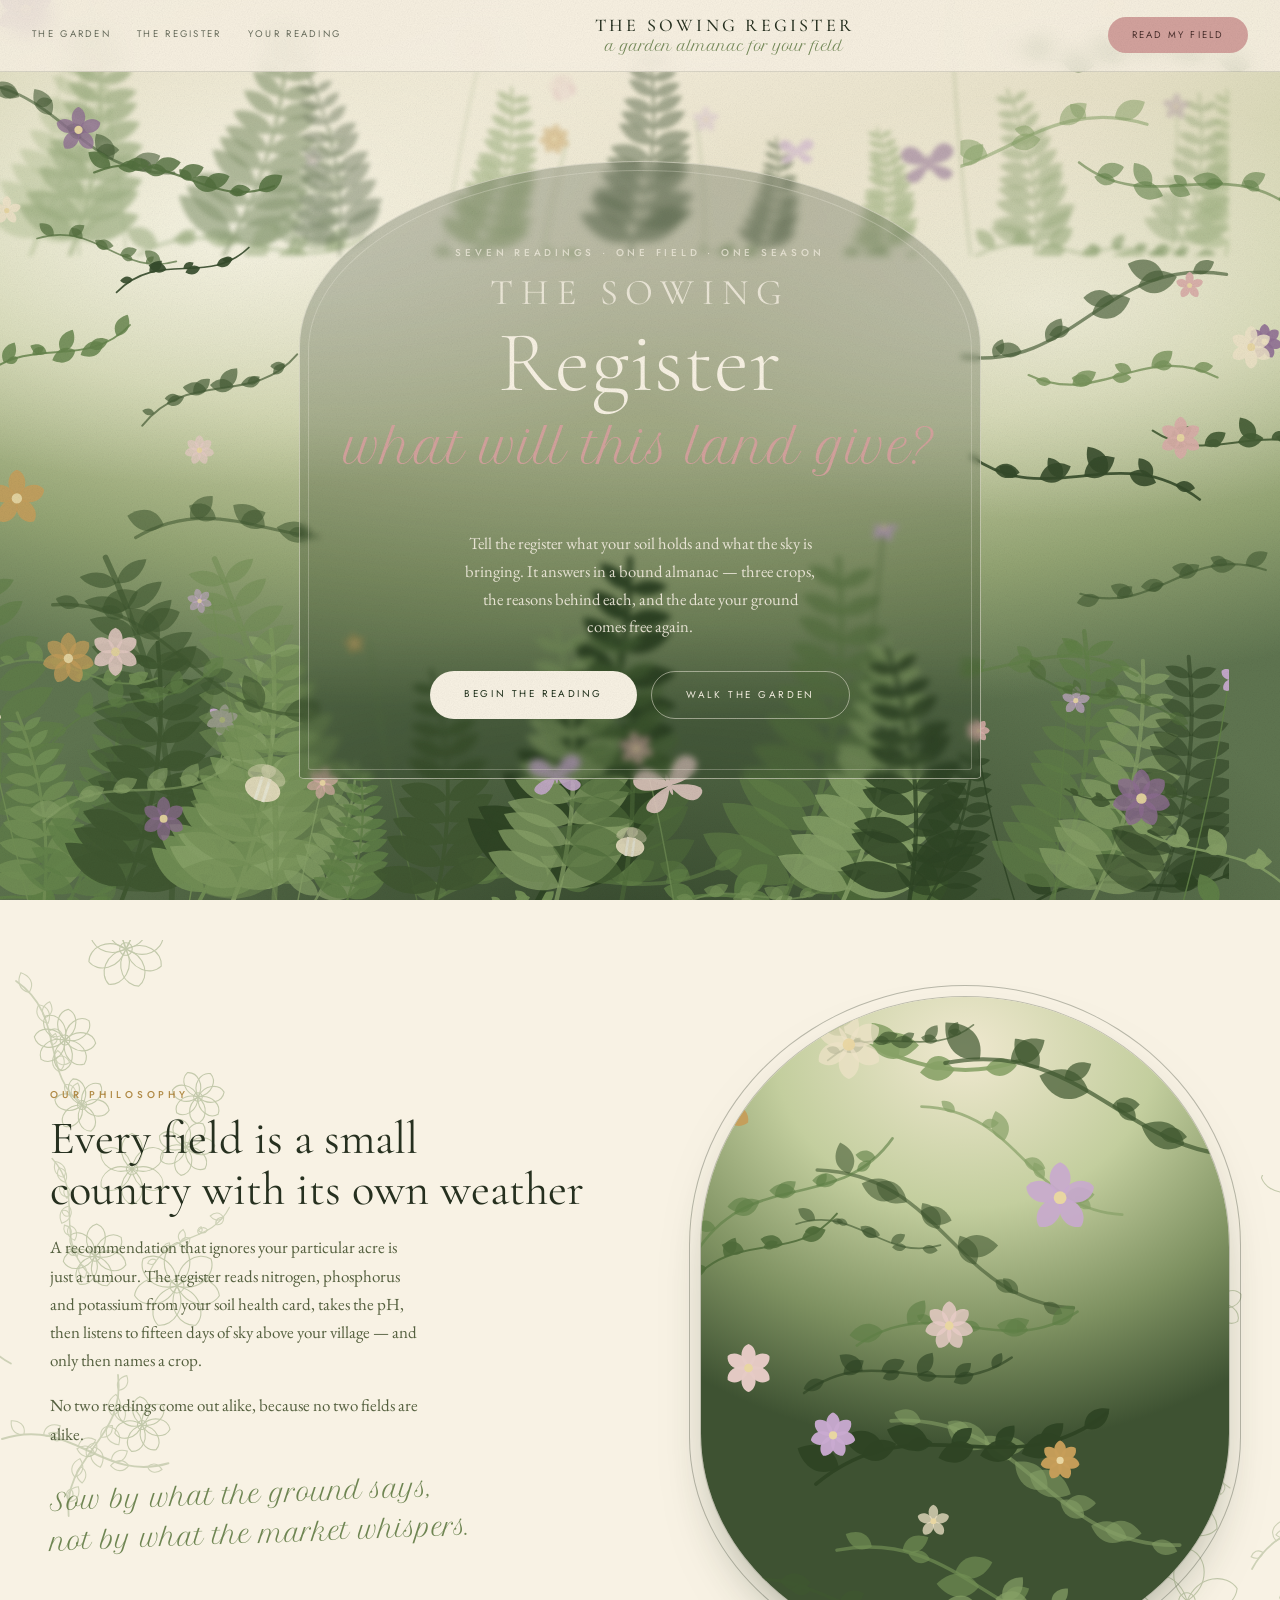
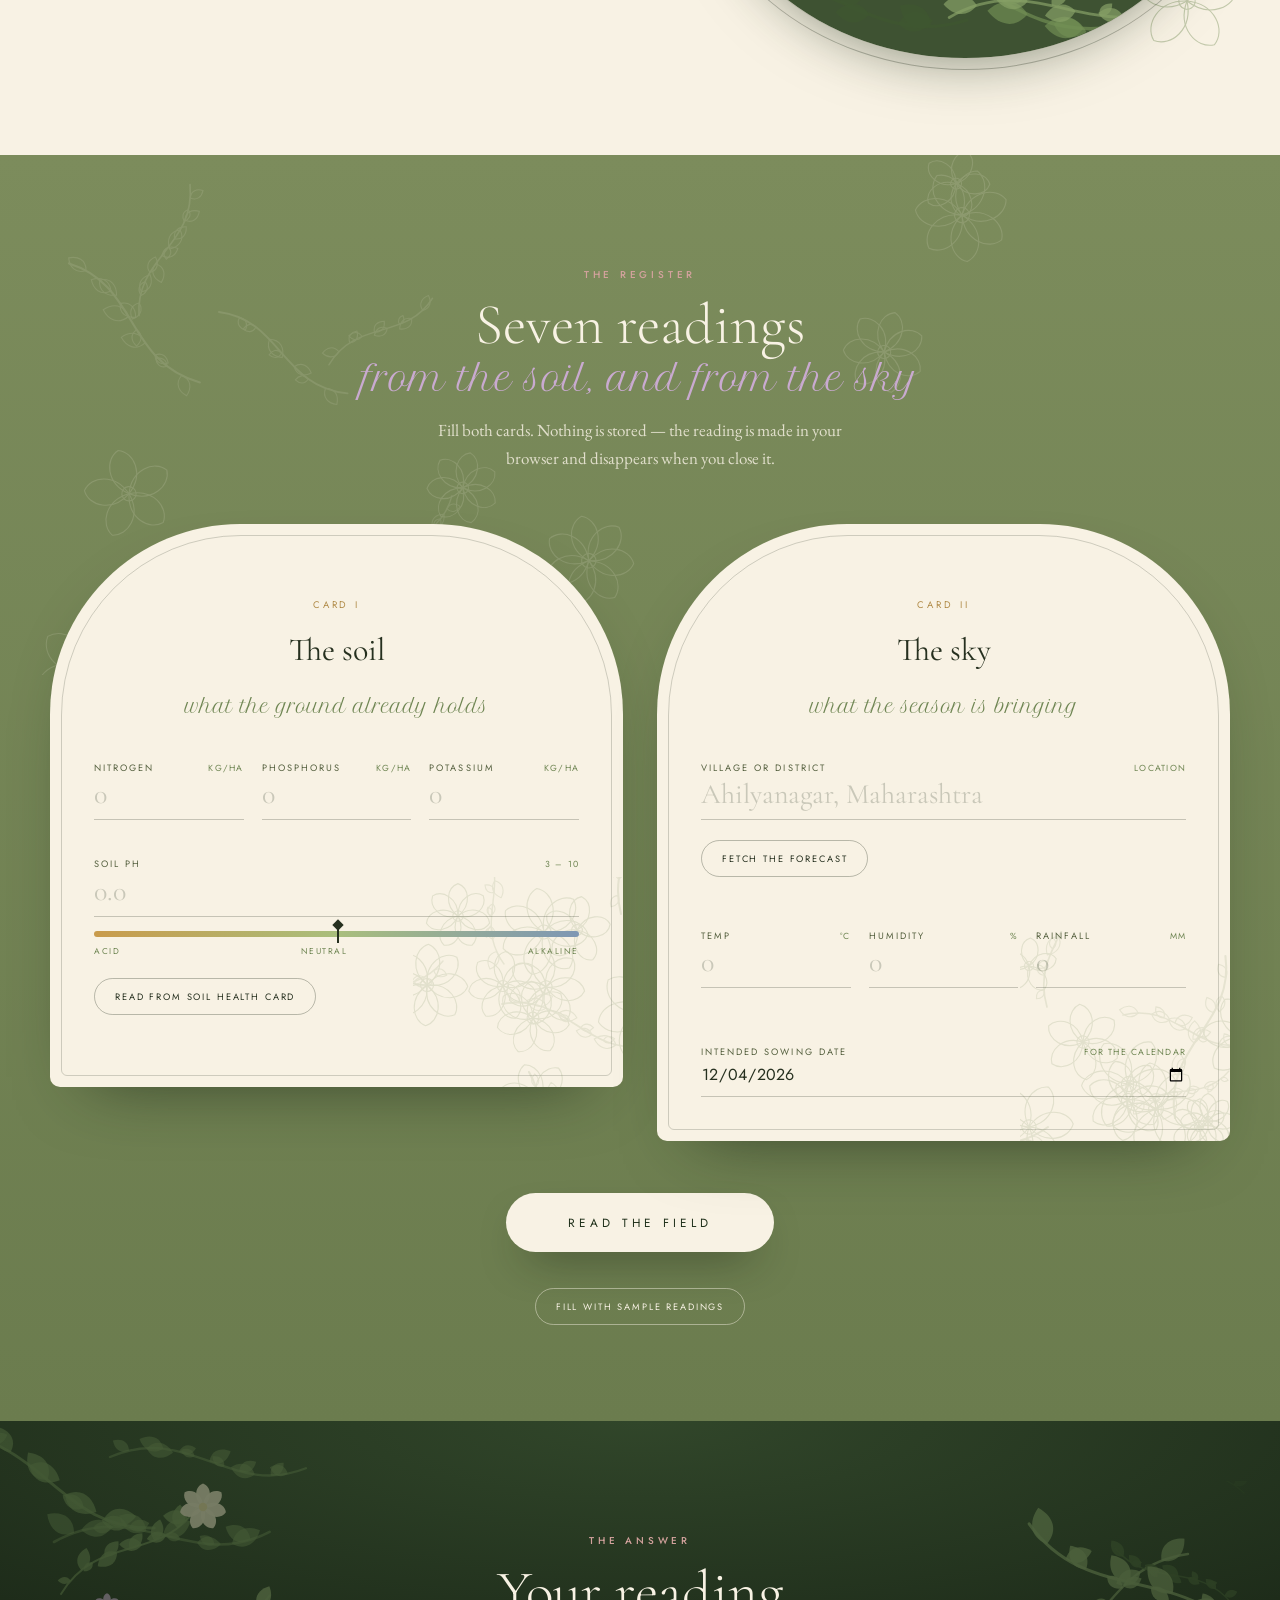
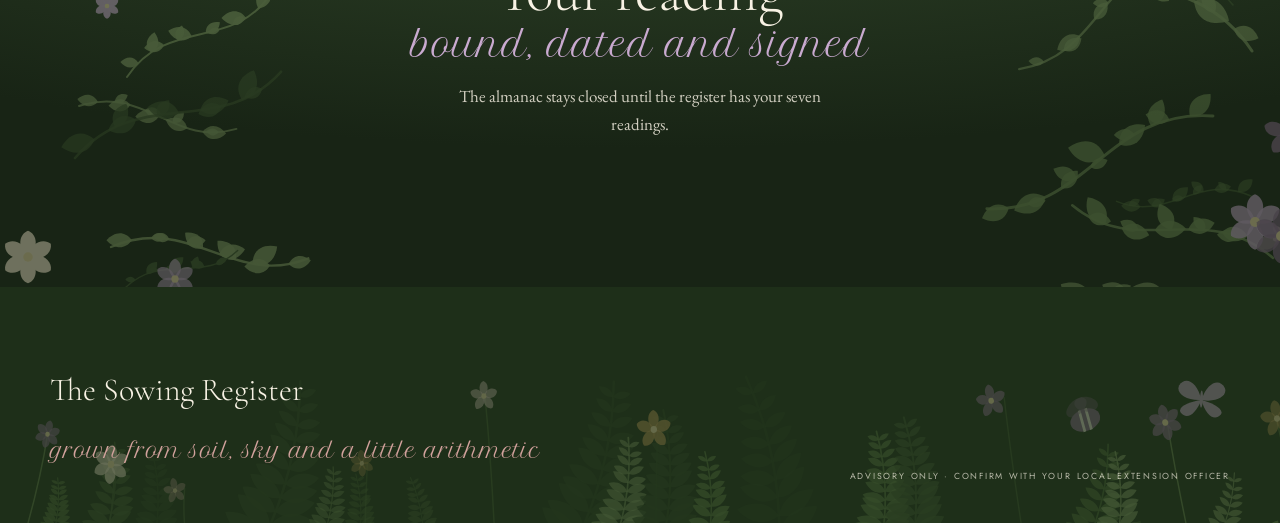
<file: sowing-register (3).html>
<!DOCTYPE html>
<html lang="en">
<head>
<meta charset="utf-8">
<meta name="viewport" content="width=device-width, initial-scale=1">
<title>The Sowing Register — a garden almanac for your field</title>

<link rel="preconnect" href="https://fonts.googleapis.com">
<link rel="preconnect" href="https://fonts.gstatic.com" crossorigin>
<link href="https://fonts.googleapis.com/css2?family=Cormorant+Garamond:ital,wght@0,300;0,400;0,500;0,600;1,300;1,400&family=EB+Garamond:ital,wght@0,400;0,500;1,400&family=Jost:wght@300;400;500&family=Petit+Formal+Script&family=Special+Elite&display=swap" rel="stylesheet">

<style>
/* ════════════════════════════════════════════════════════════
   TOKENS
   ════════════════════════════════════════════════════════════ */
:root{
  --cream:#F8F2E4;
  --parchment:#EFE4CB;
  --page:#F4EBD6;
  --fern:#6E8552;
  --moss:#4A5C36;
  --forest:#1E2F19;
  --orchid:#7E5B84;
  --orchid-lt:#C9AAD0;
  --blush:#D3A29D;
  --gold:#B08A46;
  --ink:#26301F;
  --ink-soft:#55603F;

  --display:"Cormorant Garamond",Georgia,serif;
  --body:"EB Garamond",Georgia,serif;
  --util:"Jost",system-ui,sans-serif;
  --script:"Petit Formal Script",cursive;
  --type:"Special Elite","Courier New",monospace;

  --ease:cubic-bezier(.22,.68,.24,1);
}
*{box-sizing:border-box}
html{scroll-behavior:smooth;-webkit-text-size-adjust:100%}
body{margin:0;background:var(--cream);color:var(--ink);font-family:var(--body);font-size:17px;line-height:1.66;overflow-x:hidden}
img,svg{display:block;max-width:100%}

.eyebrow{font-family:var(--util);font-weight:500;font-size:.62rem;letter-spacing:.38em;text-transform:uppercase}
.script{font-family:var(--script);font-weight:400;line-height:1.25}
.num{font-variant-numeric:tabular-nums}
:focus-visible{outline:2px solid var(--gold);outline-offset:3px}

/* paper grain over everything */
body::after{
  content:"";position:fixed;inset:0;z-index:900;pointer-events:none;opacity:.4;mix-blend-mode:multiply;
  background-image:url("data:image/svg+xml,%3Csvg xmlns='http://www.w3.org/2000/svg' width='160' height='160'%3E%3Cfilter id='n'%3E%3CfeTurbulence type='fractalNoise' baseFrequency='.86' numOctaves='3'/%3E%3CfeColorMatrix type='saturate' values='0'/%3E%3C/filter%3E%3Crect width='160' height='160' filter='url(%23n)' opacity='.4'/%3E%3C/svg%3E");
}

/* ════════════════════════════════════════════════════════════
   NAV
   ════════════════════════════════════════════════════════════ */
.nav{position:fixed;top:0;left:0;right:0;z-index:500;display:flex;align-items:center;justify-content:space-between;
  gap:20px;padding:16px 32px;background:rgba(248,242,228,.86);backdrop-filter:blur(9px);
  border-bottom:1px solid rgba(38,48,31,.14);transition:transform .45s var(--ease)}
.nav.up{transform:translateY(-102%)}
.nav a{color:inherit;text-decoration:none}
.nav-links{display:flex;gap:26px;font-family:var(--util);font-size:.6rem;letter-spacing:.24em;text-transform:uppercase}
.nav-links a{opacity:.68;transition:opacity .2s}
.nav-links a:hover{opacity:1}
.nav-brand{text-align:center;line-height:1.1}
.nav-brand b{font-family:var(--display);font-weight:500;font-size:1.12rem;letter-spacing:.18em;text-transform:uppercase;display:block}
.nav-brand span{font-family:var(--script);font-size:.9rem;color:var(--fern)}
.pill{background:var(--blush);color:#4A2F2C;border:0;cursor:pointer;border-radius:40px;padding:11px 24px;
  font-family:var(--util);font-size:.6rem;letter-spacing:.22em;text-transform:uppercase;transition:.25s var(--ease)}
.pill:hover{background:var(--orchid);color:var(--cream)}
@media(max-width:900px){.nav-links,.nav .pill{display:none}.nav{justify-content:center}}

/* ════════════════════════════════════════════════════════════
   HERO — the garden
   ════════════════════════════════════════════════════════════ */
.hero{position:relative;min-height:100svh;display:grid;place-items:center;overflow:hidden;padding:120px 20px 80px;isolation:isolate}
.hero-sky{position:absolute;inset:0;z-index:-4;
  background:
    radial-gradient(120% 80% at 50% 0%, #F6EFDD 0%, #E8E2C8 34%, #C9CFA4 62%, #93A473 82%, #5F7550 100%);}
.hero-haze{position:absolute;inset:0;z-index:-3;
  background:
    radial-gradient(60% 40% at 18% 26%, rgba(255,252,240,.75), transparent 70%),
    radial-gradient(50% 34% at 82% 34%, rgba(255,250,238,.6), transparent 70%),
    radial-gradient(80% 50% at 50% 104%, rgba(30,47,25,.62), transparent 70%);}
.hero-far,.hero-near{position:absolute;left:-4%;width:108%;z-index:-2;pointer-events:none}
.hero-far{top:-2%;filter:blur(2.2px);opacity:.62}
.hero-near{bottom:-1%;z-index:-1}
.hero-side{position:absolute;top:0;bottom:0;width:28vw;max-width:360px;z-index:-1;pointer-events:none;opacity:.95}
.hero-side.l{left:-3%}
.hero-side.r{right:-3%;transform:scaleX(-1)}
@media(max-width:900px){.hero-side{width:46vw;opacity:.75}}

.arch{position:relative;text-align:center;max-width:720px;padding:74px 46px 60px;z-index:2}
.arch::before{content:"";position:absolute;inset:0;border:1px solid rgba(248,242,228,.55);
  border-radius:50% 50% 6px 6px / 30% 30% 3px 3px;background:rgba(31,48,25,.24);backdrop-filter:blur(3px);z-index:-1}
.arch::after{content:"";position:absolute;inset:9px;border:1px solid rgba(248,242,228,.28);
  border-radius:50% 50% 4px 4px / 30% 30% 2px 2px;z-index:-1}
.hero h1{font-family:var(--display);font-weight:300;color:var(--cream);margin:14px 0 0;
  font-size:clamp(2.6rem,7.4vw,5.4rem);line-height:.98;letter-spacing:.01em}
.hero h1 em{display:block;font-style:normal;letter-spacing:.22em;font-size:.42em;font-weight:400;
  text-transform:uppercase;margin-bottom:10px;color:rgba(248,242,228,.82)}
.hero .flourish{font-family:var(--script);font-size:clamp(1.6rem,4.4vw,2.8rem);color:var(--blush);margin-top:6px}
.hero .eyebrow{color:rgba(248,242,228,.72)}
.hero p.lede{color:rgba(248,242,228,.9);max-width:44ch;margin:20px auto 0;font-size:1.04rem}
.hero-cta{margin-top:30px;display:flex;gap:14px;justify-content:center;flex-wrap:wrap}
.btn{display:inline-block;cursor:pointer;border:0;text-decoration:none;font-family:var(--util);
  font-size:.62rem;letter-spacing:.26em;text-transform:uppercase;padding:15px 34px;border-radius:40px;transition:.28s var(--ease)}
.btn-solid{background:var(--cream);color:var(--forest)}
.btn-solid:hover{background:var(--blush);transform:translateY(-2px)}
.btn-line{background:transparent;color:var(--cream);border:1px solid rgba(248,242,228,.5)}
.btn-line:hover{background:rgba(248,242,228,.14)}

/* drifting petals */
.petals{position:absolute;inset:0;z-index:1;pointer-events:none;overflow:hidden}
.petal{position:absolute;top:-8%;opacity:0;animation:drift linear infinite}
@keyframes drift{
  0%{opacity:0;transform:translate3d(0,-10vh,0) rotate(0deg)}
  8%{opacity:.85}
  92%{opacity:.7}
  100%{opacity:0;transform:translate3d(14vw,112vh,0) rotate(520deg)}
}

/* ════════════════════════════════════════════════════════════
   BANDS
   ════════════════════════════════════════════════════════════ */
.band{position:relative;padding:96px 24px;overflow:hidden}
.band-cream{background:var(--cream)}
.band-olive{background:linear-gradient(180deg,#7C8C5C,#6B7C4E)}
.band-forest{background:radial-gradient(120% 90% at 50% 0%,#31462A,#182415 78%)}
.inner{max-width:1180px;margin:0 auto;position:relative;z-index:3}
.watermark{position:absolute;pointer-events:none;z-index:1;opacity:.5}

.sec-head{text-align:center;margin-bottom:52px}
.sec-head .eyebrow{color:var(--gold)}
.sec-head h2{font-family:var(--display);font-weight:300;font-size:clamp(2.2rem,5.2vw,3.6rem);margin:12px 0 0;line-height:1.05}
.sec-head .script{font-size:clamp(1.4rem,3.4vw,2.1rem);color:var(--orchid);margin-top:2px}
.sec-head p{max-width:52ch;margin:16px auto 0;color:var(--ink-soft)}
.band-olive .sec-head h2,.band-forest .sec-head h2{color:var(--cream)}
.band-olive .sec-head p,.band-forest .sec-head p{color:rgba(248,242,228,.82)}
.band-olive .sec-head .eyebrow,.band-forest .sec-head .eyebrow{color:var(--blush)}
.band-olive .sec-head .script,.band-forest .sec-head .script{color:var(--orchid-lt)}

.divider{display:flex;align-items:center;gap:18px;justify-content:center;margin:0 auto;max-width:560px}
.divider i{flex:1;height:1px;background:currentColor;opacity:.28}

/* philosophy */
.philo{display:grid;grid-template-columns:1.05fr .95fr;gap:64px;align-items:center}
.philo h3{font-family:var(--display);font-weight:400;font-size:clamp(1.9rem,4vw,2.9rem);margin:0 0 18px;line-height:1.1}
.philo p{color:var(--ink-soft);max-width:46ch}
.philo .quote{font-family:var(--script);font-size:1.5rem;color:var(--fern);margin-top:26px;transform:rotate(-2.2deg);max-width:30ch}
.oval{position:relative;aspect-ratio:4/5;border-radius:50%/38% 38% 34% 34%;overflow:hidden;
  border:1px solid rgba(38,48,31,.28);box-shadow:0 26px 60px -30px rgba(30,47,25,.6)}
.oval-art{position:absolute;inset:0;background:
  radial-gradient(90% 60% at 50% 8%, #EFE8CF, #C3CE9E 40%, #7E9161 72%, #3E5232 100%)}
.oval-frame{position:absolute;inset:-11px;border:1px solid rgba(38,48,31,.3);border-radius:50%/38% 38% 34% 34%}
@media(max-width:900px){.philo{grid-template-columns:1fr;gap:40px}}

/* ════════════════════════════════════════════════════════════
   FORM
   ════════════════════════════════════════════════════════════ */
.cards{display:grid;grid-template-columns:1fr 1fr;gap:34px;align-items:start}
.card{position:relative;background:var(--cream);border-radius:190px 190px 10px 10px;padding:64px 44px 44px;
  box-shadow:0 30px 70px -40px rgba(24,36,21,.75);overflow:hidden}
.card::before{content:"";position:absolute;inset:11px;border:1px solid rgba(38,48,31,.2);
  border-radius:180px 180px 6px 6px;pointer-events:none}
.card-wm{position:absolute;right:-30px;bottom:-30px;opacity:.16;pointer-events:none}
.card-head{text-align:center;margin-bottom:30px;position:relative;z-index:2}
.card-head .rn{font-family:var(--util);font-size:.6rem;letter-spacing:.3em;color:var(--gold)}
.card-head h3{font-family:var(--display);font-weight:400;font-size:2rem;margin:6px 0 0}
.card-head .script{color:var(--fern);font-size:1.15rem}
.card-body{position:relative;z-index:2}
@media(max-width:900px){.cards{grid-template-columns:1fr}.card{padding:54px 26px 36px;border-radius:150px 150px 10px 10px}}

.field{position:relative;padding:12px 0 8px;border-bottom:1px solid rgba(38,48,31,.24);transition:border-color .22s}
.field:focus-within{border-bottom-color:var(--fern)}
.field.bad{border-bottom-color:#A8452F}
.field-top{display:flex;justify-content:space-between;align-items:baseline;gap:10px}
.field label{font-family:var(--util);font-size:.58rem;letter-spacing:.22em;text-transform:uppercase;color:var(--ink-soft)}
.field .unit{font-family:var(--util);font-size:.55rem;letter-spacing:.14em;text-transform:uppercase;color:var(--fern)}
.field input{width:100%;border:0;background:transparent;outline:none;color:var(--ink);
  font-family:var(--display);font-weight:400;font-size:1.75rem;padding:2px 0 0}
.field input::placeholder{color:rgba(38,48,31,.22)}
.field input[type=date]{font-family:var(--util);font-size:1rem}
.field .err{display:none;font-family:var(--util);font-size:.58rem;letter-spacing:.1em;color:#A8452F;padding-top:4px}
.field.bad .err{display:block}
.triple{display:grid;grid-template-columns:repeat(3,1fr);gap:18px}

.ph-scale{margin-top:14px}
.ph-track{position:relative;height:6px;border-radius:6px;background:linear-gradient(90deg,#C99B4B,#A9BE7C,#7E97B4)}
.ph-mark{position:absolute;top:-6px;left:50%;width:2px;height:18px;background:var(--ink);transition:left .4s var(--ease)}
.ph-mark::after{content:"";position:absolute;top:-4px;left:-3px;width:8px;height:8px;background:var(--ink);transform:rotate(45deg)}
.ph-legend{display:flex;justify-content:space-between;font-family:var(--util);font-size:.53rem;
  letter-spacing:.18em;text-transform:uppercase;color:var(--fern);margin-top:7px}

.ghost{margin-top:20px;display:inline-flex;align-items:center;gap:9px;background:transparent;
  border:1px solid rgba(38,48,31,.3);border-radius:40px;color:var(--ink);cursor:pointer;
  font-family:var(--util);font-size:.58rem;letter-spacing:.2em;text-transform:uppercase;padding:11px 20px;transition:.24s var(--ease)}
.ghost:hover{border-color:var(--fern);background:rgba(110,133,82,.12)}
.ghost:disabled{opacity:.5;cursor:progress}
.note{font-family:var(--util);font-size:.58rem;letter-spacing:.1em;color:var(--fern);margin-top:9px;min-height:1em}

.forecast{margin-top:22px;max-height:0;opacity:0;overflow:hidden;transition:max-height .6s var(--ease),opacity .5s}
.forecast.on{max-height:200px;opacity:1}
.forecast-cap{display:flex;justify-content:space-between;font-family:var(--util);font-size:.55rem;
  letter-spacing:.18em;text-transform:uppercase;color:var(--ink-soft);margin-bottom:7px}
#spark{width:100%;height:56px}

/* alarm banner */
.alarm{display:none;align-items:center;gap:14px;max-width:620px;margin:0 auto 22px;
  background:#F6E2DC;border:1px solid #C08476;border-radius:8px;padding:14px 20px;color:#7A3324;
  font-family:var(--util);font-size:.72rem;letter-spacing:.06em}
.alarm.on{display:flex;animation:shake .5s}
@keyframes shake{0%,100%{transform:translateX(0)}22%{transform:translateX(-7px)}44%{transform:translateX(6px)}70%{transform:translateX(-3px)}}

.submit-row{text-align:center;margin-top:52px}
.big{background:var(--cream);color:var(--forest);border:0;border-radius:50px;cursor:pointer;
  font-family:var(--util);font-size:.74rem;letter-spacing:.34em;text-transform:uppercase;
  padding:21px 62px;box-shadow:0 20px 46px -22px rgba(20,30,16,.9);transition:.3s var(--ease)}
.big:hover{transform:translateY(-3px);background:var(--blush)}
.big:disabled{opacity:.6;cursor:progress;transform:none}

/* ════════════════════════════════════════════════════════════
   FLIPBOOK
   ════════════════════════════════════════════════════════════ */
.book-wrap{display:none}
.book-wrap.on{display:block;animation:fadeUp .9s var(--ease) both}
@keyframes fadeUp{from{opacity:0;transform:translateY(26px)}to{opacity:1;transform:none}}

.stage{perspective:2600px;display:flex;justify-content:center;padding:10px 0}
.board{position:relative;background:linear-gradient(150deg,#243B21,#16240F);padding:16px;
  border-radius:6px 16px 16px 6px;box-shadow:0 46px 90px -34px rgba(0,0,0,.85), inset 0 0 0 1px rgba(200,220,180,.16)}
.board::before{content:"";position:absolute;left:16px;top:16px;bottom:16px;width:9px;
  background:linear-gradient(90deg,rgba(0,0,0,.42),transparent);z-index:40;pointer-events:none}
.book{position:relative;width:min(980px,88vw);height:min(614px,55vw);transform-style:preserve-3d}
@media(max-width:1040px){.book{height:calc(88vw*.63)}}

.stack{position:absolute;top:0;bottom:0;left:50%;width:50%;background:var(--page);
  border-radius:0 5px 5px 0;box-shadow:2px 0 0 rgba(180,170,140,.5),4px 0 0 rgba(180,170,140,.35),6px 0 0 rgba(180,170,140,.22)}
.verso-base{position:absolute;top:0;bottom:0;left:0;width:50%;background:var(--page);border-radius:5px 0 0 5px;
  box-shadow:-2px 0 0 rgba(180,170,140,.5),-4px 0 0 rgba(180,170,140,.35)}

.leaf{position:absolute;top:0;left:50%;width:50%;height:100%;transform-origin:left center;
  transform-style:preserve-3d;transition:transform 1.05s cubic-bezier(.55,.06,.28,1)}
.leaf.flipped{transform:rotateY(-180deg)}
.face{position:absolute;inset:0;backface-visibility:hidden;-webkit-backface-visibility:hidden;
  background:var(--page);overflow:hidden;padding:40px 40px 34px;display:flex;flex-direction:column}
.face.front{border-radius:0 5px 5px 0;box-shadow:inset 14px 0 26px -20px rgba(60,45,20,.75)}
.face.back{transform:rotateY(180deg);border-radius:5px 0 0 5px;box-shadow:inset -14px 0 26px -20px rgba(60,45,20,.75)}
.face::before{content:"";position:absolute;inset:0;pointer-events:none;opacity:.5;
  background:radial-gradient(120% 90% at 50% 50%,transparent 55%,rgba(120,96,52,.22) 100%)}
.face .foxing{position:absolute;inset:0;pointer-events:none;opacity:.3;
  background:radial-gradient(6px 4px at 18% 22%,rgba(150,116,60,.5),transparent),
             radial-gradient(9px 6px at 76% 68%,rgba(150,116,60,.42),transparent),
             radial-gradient(5px 5px at 60% 14%,rgba(150,116,60,.4),transparent)}

.pg{position:relative;z-index:2;display:flex;flex-direction:column;flex:1;min-height:0;height:100%}
.pg-head{display:flex;justify-content:space-between;align-items:baseline;
  border-bottom:1px solid rgba(60,72,44,.24);padding-bottom:8px;
  font-family:var(--util);font-size:.53rem;letter-spacing:.24em;text-transform:uppercase;color:#6C7350}
.pg-body{flex:1;min-height:0;padding-top:20px;overflow:hidden}
.pg-foot{font-family:var(--util);font-size:.52rem;letter-spacing:.22em;color:#8A8763;text-align:center;padding-top:8px}
.pg h4{font-family:var(--display);font-weight:400;font-size:2.1rem;margin:0 0 4px;line-height:1.05;color:#23301A}
.pg h5{font-family:var(--util);font-size:.56rem;letter-spacing:.26em;text-transform:uppercase;color:var(--gold);margin:0 0 12px}
.pg .tw{font-family:var(--type);font-size:.86rem;line-height:1.72;color:#33402A}
.pg .sig{font-family:var(--script);font-size:1.9rem;color:#2B3A22;transform:rotate(-3deg)}
.pg-center{display:flex;flex-direction:column;align-items:center;justify-content:center;text-align:center;height:100%}

.readout{list-style:none;margin:0;padding:0}
.readout li{display:flex;align-items:baseline;gap:8px;padding:6px 0;font-family:var(--type);font-size:.82rem;color:#33402A}
.readout li i{flex:1;border-bottom:1px dotted rgba(60,72,44,.5);transform:translateY(-3px)}
.readout li b{font-weight:400;font-family:var(--display);font-size:1.15rem}

.crop-big{font-family:var(--display);font-weight:400;font-size:clamp(2.4rem,4.4vw,3.6rem);line-height:1;margin:12px 0 2px;color:#22301A}
.conf-ring{position:relative;width:132px;height:132px;margin:0 auto}
.conf-ring b{position:absolute;inset:0;display:grid;place-items:center;font-family:var(--display);font-size:1.85rem;color:#22301A}

.bands{margin-top:6px}
.brow{display:grid;grid-template-columns:88px 1fr 66px;align-items:center;gap:10px;padding:6px 0;
  border-bottom:1px solid rgba(60,72,44,.16)}
.brow .bn{font-family:var(--util);font-size:.53rem;letter-spacing:.16em;text-transform:uppercase;color:#5C6844}
.brow .bv{font-family:var(--util);font-size:.5rem;letter-spacing:.1em;text-transform:uppercase;text-align:right}
.g-good{color:var(--moss)}.g-ok{color:var(--gold)}.g-bad{color:#A8452F}
.btrack{position:relative;height:14px}
.btrack .ln{position:absolute;top:6.5px;left:0;right:0;height:1px;background:rgba(60,72,44,.22)}
.btrack .ideal{position:absolute;top:3px;height:8px;border-radius:4px;background:var(--fern);opacity:.34}
.btrack .you{position:absolute;top:0;width:2px;height:14px;background:var(--moss)}
.btrack .you.bad{background:#A8452F}

.tl{list-style:none;margin:14px 0 0;padding:0}
.tl li{position:relative;padding:0 0 20px 26px;border-left:1px solid rgba(60,72,44,.28)}
.tl li:last-child{border-left-color:transparent;padding-bottom:0}
.tl li::before{content:"";position:absolute;left:-5px;top:5px;width:9px;height:9px;border-radius:50%;
  background:var(--page);border:1px solid var(--moss)}
.tl li.fill::before{background:var(--moss)}
.tl .k{font-family:var(--util);font-size:.53rem;letter-spacing:.24em;text-transform:uppercase;color:#6C7350}
.tl .d{font-family:var(--display);font-size:1.5rem;line-height:1.15;color:#22301A}
.tl .n{font-family:var(--type);font-size:.76rem;color:#4A5638;line-height:1.6}

.controls{display:flex;align-items:center;justify-content:center;gap:22px;margin-top:30px}
.turn{width:52px;height:52px;border-radius:50%;border:1px solid rgba(248,242,228,.4);background:transparent;
  color:var(--cream);cursor:pointer;font-size:1.1rem;line-height:1;transition:.26s var(--ease)}
.turn:hover:not(:disabled){background:var(--cream);color:var(--forest)}
.turn:disabled{opacity:.28;cursor:default}
.folio{font-family:var(--util);font-size:.58rem;letter-spacing:.28em;text-transform:uppercase;color:rgba(248,242,228,.72);min-width:130px;text-align:center}

/* mobile: unfold the book into a stack of pages */
@media(max-width:880px){
  .stage{perspective:none;padding:0}
  .board{padding:10px;width:100%}
  .book{width:100%;height:auto;transform-style:flat;display:flex;flex-direction:column;gap:10px}
  .stack,.verso-base,.board::before{display:none}
  .leaf{position:static;width:100%;height:auto;transform:none!important;transform-style:flat;
    display:flex;flex-direction:column;gap:10px}
  .face{position:static;transform:none!important;backface-visibility:visible;height:auto;min-height:0;
    border-radius:5px;padding:28px 22px 22px}
  .pg{height:auto}
  .pg-body{overflow:visible}
  .pg-center{height:auto;padding:26px 0}
  .controls{display:none}
}
@media(prefers-reduced-motion:reduce){*{animation:none!important;transition-duration:.01ms!important}}

/* footer */
.foot{position:relative;background:var(--forest);color:rgba(248,242,228,.7);padding:76px 24px 40px;overflow:hidden}
.foot .inner{display:flex;justify-content:space-between;gap:26px;flex-wrap:wrap;align-items:flex-end}
.foot h4{font-family:var(--display);font-weight:300;font-size:2rem;color:var(--cream);margin:0}
.foot .script{color:var(--blush);font-size:1.3rem}
.foot small{font-family:var(--util);font-size:.55rem;letter-spacing:.2em;text-transform:uppercase}
</style>
</head>
<body>

<!-- ═══ SVG SYMBOL LIBRARY ═══ -->
<svg width="0" height="0" style="position:absolute" aria-hidden="true"><defs>
  <symbol id="s-orchid" viewBox="-50 -50 100 100">
    <g><path d="M0 0C-13 -9 -15 -30 0 -42C15 -30 13 -9 0 0Z"/>
      <path d="M0 0C-13 -9 -15 -30 0 -42C15 -30 13 -9 0 0Z" transform="rotate(72)"/>
      <path d="M0 0C-13 -9 -15 -30 0 -42C15 -30 13 -9 0 0Z" transform="rotate(144)"/>
      <path d="M0 0C-13 -9 -15 -30 0 -42C15 -30 13 -9 0 0Z" transform="rotate(216)"/>
      <path d="M0 0C-13 -9 -15 -30 0 -42C15 -30 13 -9 0 0Z" transform="rotate(288)"/></g>
  </symbol>
  <symbol id="s-butterfly" viewBox="-30 -24 60 48">
    <path d="M0 0C-6 -20 -20 -24 -26 -14C-30 -6 -18 2 0 0Z"/>
    <path d="M0 0C-6 16 -16 22 -23 14C-27 8 -12 2 0 0Z"/>
    <path d="M0 0C6 -20 20 -24 26 -14C30 -6 18 2 0 0Z"/>
    <path d="M0 0C6 16 16 22 23 14C27 8 12 2 0 0Z"/>
    <ellipse cx="0" cy="-1" rx="1.7" ry="9"/>
  </symbol>
  <symbol id="s-bee" viewBox="-18 -14 36 28">
    <ellipse cx="0" cy="0" rx="9" ry="6"/>
    <path d="M-2-6v12M2-6v12" stroke="#F8F2E4" stroke-width="1.6" fill="none"/>
    <ellipse cx="-3" cy="-8" rx="7" ry="4" opacity=".45" transform="rotate(-22 -3 -8)"/>
    <ellipse cx="3" cy="-8" rx="7" ry="4" opacity=".45" transform="rotate(22 3 -8)"/>
  </symbol>
  <symbol id="s-grain" viewBox="0 0 60 84"><g fill="none" stroke="currentColor" stroke-width="1.6" stroke-linecap="round">
    <path d="M30 82V26"/><path d="M30 34c0-9 5-16 14-18 1 10-5 17-14 18Z"/><path d="M30 48c0-9-5-16-14-18-1 10 5 17 14 18Z"/>
    <path d="M30 20c0-9 5-16 14-18 1 10-5 17-14 18Z"/><path d="M30 34c0-9-5-16-14-18-1 10 5 17 14 18Z"/></g></symbol>
  <symbol id="s-pod" viewBox="0 0 60 84"><g fill="none" stroke="currentColor" stroke-width="1.6" stroke-linecap="round">
    <path d="M12 56c0-20 12-36 34-40 4 21-11 39-34 40Z"/><circle cx="24" cy="46" r="3"/><circle cx="33" cy="35" r="3"/><circle cx="19" cy="56" r="3"/>
    <path d="M30 82V62"/><path d="M30 66c7-3 12-9 13-16"/></g></symbol>
  <symbol id="s-fruit" viewBox="0 0 60 84"><g fill="none" stroke="currentColor" stroke-width="1.6" stroke-linecap="round">
    <circle cx="30" cy="42" r="19"/><path d="M30 23V8"/><path d="M30 15c0-8 6-13 15-14 1 9-6 14-15 14Z"/><path d="M30 82V61"/></g></symbol>
  <symbol id="s-fibre" viewBox="0 0 60 84"><g fill="none" stroke="currentColor" stroke-width="1.6" stroke-linecap="round">
    <circle cx="30" cy="38" r="16"/><path d="M30 22c-7 6-11 10-11 16M30 22c7 6 11 10 11 16M14 38c6 6 10 9 16 9M30 47c6 0 10-3 16-9"/>
    <path d="M30 82V56"/><path d="M22 68c-6-1-9-6-9-11M38 68c6-1 9-6 9-11"/></g></symbol>
</defs></svg>

<!-- ═══ NAV ═══ -->
<nav class="nav" id="nav">
  <div class="nav-links">
    <a href="#garden">the garden</a><a href="#register">the register</a><a href="#book">your reading</a>
  </div>
  <div class="nav-brand"><b>The Sowing Register</b><span class="script">a garden almanac for your field</span></div>
  <button class="pill" onclick="document.getElementById('register').scrollIntoView()">Read my field</button>
</nav>

<!-- ═══ HERO ═══ -->
<header class="hero">
  <div class="hero-sky"></div><div class="hero-haze"></div>
  <svg class="hero-far"  id="gFar"  viewBox="0 0 1400 300" preserveAspectRatio="xMidYMin slice"></svg>
  <svg class="hero-near" id="gNear" viewBox="0 0 1400 420" preserveAspectRatio="xMidYMax slice"></svg>
  <svg class="hero-side l" id="gLeft"  viewBox="0 0 320 1000" preserveAspectRatio="xMinYMid slice"></svg>
  <svg class="hero-side r" id="gRight" viewBox="0 0 320 1000" preserveAspectRatio="xMinYMid slice"></svg>
  <div class="petals" id="petals"></div>

  <div class="arch">
    <p class="eyebrow">Seven readings · one field · one season</p>
    <h1><em>The Sowing</em>Register</h1>
    <p class="flourish">what will this land give?</p>
    <p class="lede">Tell the register what your soil holds and what the sky is bringing. It answers in a bound almanac — three crops, the reasons behind each, and the date your ground comes free again.</p>
    <div class="hero-cta">
      <a class="btn btn-solid" href="#register">Begin the reading</a>
      <a class="btn btn-line" href="#garden">Walk the garden</a>
    </div>
  </div>
</header>

<!-- ═══ PHILOSOPHY ═══ -->
<section class="band band-cream" id="garden">
  <svg class="watermark" id="wmL" style="left:-90px;top:40px;width:340px;height:600px" viewBox="0 0 340 600"></svg>
  <svg class="watermark" id="wmR" style="right:-80px;bottom:20px;width:320px;height:560px" viewBox="0 0 320 560"></svg>
  <div class="inner">
    <div class="philo">
      <div>
        <p class="eyebrow" style="color:var(--gold)">Our philosophy</p>
        <h3>Every field is a small<br>country with its own weather</h3>
        <p>A recommendation that ignores your particular acre is just a rumour. The register reads nitrogen, phosphorus and potassium from your soil health card, takes the pH, then listens to fifteen days of sky above your village — and only then names a crop.</p>
        <p style="margin-top:14px">No two readings come out alike, because no two fields are alike.</p>
        <p class="quote">Sow by what the ground says,<br>not by what the market whispers.</p>
      </div>
      <div style="position:relative">
        <div class="oval"><div class="oval-art"></div><svg id="ovalArt" viewBox="0 0 400 500" style="position:absolute;inset:0"></svg></div>
        <div class="oval-frame"></div>
      </div>
    </div>
  </div>
</section>

<!-- ═══ FORM ═══ -->
<section class="band band-olive" id="register">
  <svg class="watermark" id="wmForm" style="left:50%;top:0;transform:translateX(-50%);width:1300px;height:520px;opacity:.14" viewBox="0 0 1300 520"></svg>
  <div class="inner">
    <div class="sec-head">
      <p class="eyebrow">The register</p>
      <h2>Seven readings</h2>
      <p class="script">from the soil, and from the sky</p>
      <p>Fill both cards. Nothing is stored — the reading is made in your browser and disappears when you close it.</p>
    </div>

    <div class="alarm" id="alarm"><span>✦</span><span id="alarmText"></span></div>

    <form id="reg" novalidate>
      <div class="cards">

        <!-- SOIL -->
        <div class="card">
          <svg class="card-wm" id="wmSoil" width="240" height="240" viewBox="0 0 240 240"></svg>
          <div class="card-head">
            <p class="rn">CARD I</p>
            <h3>The soil</h3>
            <p class="script">what the ground already holds</p>
          </div>
          <div class="card-body">
            <div class="triple">
              <div class="field">
                <div class="field-top"><label for="n">Nitrogen</label><span class="unit">kg/ha</span></div>
                <input id="n" inputmode="decimal" placeholder="0" data-min="0" data-max="300" data-label="Nitrogen">
                <div class="err">0–300</div>
              </div>
              <div class="field">
                <div class="field-top"><label for="p">Phosphorus</label><span class="unit">kg/ha</span></div>
                <input id="p" inputmode="decimal" placeholder="0" data-min="0" data-max="300" data-label="Phosphorus">
                <div class="err">0–300</div>
              </div>
              <div class="field">
                <div class="field-top"><label for="k">Potassium</label><span class="unit">kg/ha</span></div>
                <input id="k" inputmode="decimal" placeholder="0" data-min="0" data-max="300" data-label="Potassium">
                <div class="err">0–300</div>
              </div>
            </div>

            <div style="margin-top:24px">
              <div class="field">
                <div class="field-top"><label for="ph">Soil pH</label><span class="unit">3 – 10</span></div>
                <input id="ph" inputmode="decimal" placeholder="0.0" data-min="3" data-max="10" data-label="Soil pH">
                <div class="err">3.0–10.0</div>
              </div>
              <div class="ph-scale">
                <div class="ph-track"><div class="ph-mark" id="phMark"></div></div>
                <div class="ph-legend"><span>Acid</span><span>Neutral</span><span>Alkaline</span></div>
              </div>
            </div>

            <button type="button" class="ghost" id="scanBtn">Read from soil health card</button>
            <input type="file" id="scanFile" accept="image/*,application/pdf" hidden>
            <p class="note" id="scanNote"></p>
          </div>
        </div>

        <!-- SKY -->
        <div class="card">
          <svg class="card-wm" id="wmSky" width="240" height="240" viewBox="0 0 240 240"></svg>
          <div class="card-head">
            <p class="rn">CARD II</p>
            <h3>The sky</h3>
            <p class="script">what the season is bringing</p>
          </div>
          <div class="card-body">
            <div class="field">
              <div class="field-top"><label for="loc">Village or district</label><span class="unit">location</span></div>
              <input id="loc" placeholder="Ahilyanagar, Maharashtra">
            </div>

            <button type="button" class="ghost" id="fetchBtn">Fetch the forecast</button>
            <p class="note" id="fcNote"></p>

            <div class="triple" style="margin-top:20px">
              <div class="field">
                <div class="field-top"><label for="temp">Temp</label><span class="unit">°C</span></div>
                <input id="temp" inputmode="decimal" placeholder="0" data-min="0" data-max="55" data-label="Temperature">
                <div class="err">0–55</div>
              </div>
              <div class="field">
                <div class="field-top"><label for="hum">Humidity</label><span class="unit">%</span></div>
                <input id="hum" inputmode="decimal" placeholder="0" data-min="0" data-max="100" data-label="Humidity">
                <div class="err">0–100</div>
              </div>
              <div class="field">
                <div class="field-top"><label for="rain">Rainfall</label><span class="unit">mm</span></div>
                <input id="rain" inputmode="decimal" placeholder="0" data-min="0" data-max="400" data-label="Rainfall">
                <div class="err">0–400</div>
              </div>
            </div>

            <div class="forecast" id="forecast">
              <div class="forecast-cap"><span>Rain expected, next 15 days</span><span id="fcTotal"></span></div>
              <svg id="spark" viewBox="0 0 300 56" preserveAspectRatio="none"></svg>
            </div>

            <div style="margin-top:22px">
              <div class="field">
                <div class="field-top"><label for="sow">Intended sowing date</label><span class="unit">for the calendar</span></div>
                <input id="sow" type="date">
              </div>
            </div>
          </div>
        </div>
      </div>

      <div class="submit-row">
        <button type="submit" class="big" id="submitBtn">Read the field</button>
        <div style="margin-top:16px">
          <button type="button" class="ghost" id="sampleBtn"
            style="border-color:rgba(248,242,228,.45);color:var(--cream)">Fill with sample readings</button>
        </div>
      </div>
    </form>
  </div>
</section>

<!-- ═══ FLIPBOOK ═══ -->
<section class="band band-forest" id="book">
  <svg class="watermark" id="wmBookL" style="left:-60px;top:0;width:380px;height:900px;opacity:.4" viewBox="0 0 380 900"></svg>
  <svg class="watermark" id="wmBookR" style="right:-60px;top:60px;width:380px;height:900px;opacity:.4;transform:scaleX(-1)" viewBox="0 0 380 900"></svg>
  <div class="inner">
    <div class="sec-head">
      <p class="eyebrow">The answer</p>
      <h2>Your reading</h2>
      <p class="script">bound, dated and signed</p>
      <p id="bookIntro">The almanac stays closed until the register has your seven readings.</p>
    </div>

    <div class="book-wrap" id="bookWrap">
      <div class="stage">
        <div class="board">
          <div class="book" id="bookEl">
            <div class="verso-base"></div>
            <div class="stack"></div>
          </div>
        </div>
      </div>
      <div class="controls">
        <button class="turn" id="prevBtn" aria-label="Previous page">‹</button>
        <span class="folio" id="folio">—</span>
        <button class="turn" id="nextBtn" aria-label="Next page">›</button>
      </div>
    </div>
  </div>
</section>

<footer class="foot">
  <svg class="watermark" id="wmFoot" style="left:0;right:0;bottom:-30px;width:100%;height:220px;opacity:.35" viewBox="0 0 1400 220" preserveAspectRatio="none"></svg>
  <div class="inner">
    <div><h4>The Sowing Register</h4><p class="script">grown from soil, sky and a little arithmetic</p></div>
    <small>Advisory only · confirm with your local extension officer</small>
  </div>
</footer>

<script>
"use strict";
/* ══════════════════════════════════════════════════════════════
   BACKEND HOOKS — three functions to swap. Nothing else changes.
     1  getRecommendation(inputs) → POST /api/recommend
     2  fetchForecast(place)      → weather API
     3  readSoilCard(file)        → OCR endpoint
   ══════════════════════════════════════════════════════════════ */

/* ─── crop reference ─── */
const CROPS=[
 {name:"Rice",glyph:"grain",season:"Kharif",dur:120,fallow:21,ideal:{n:80,p:47,k:40,ph:6.4,temp:23.7,hum:82,rain:236},tol:{n:26,p:14,k:12,ph:.7,temp:3.4,hum:9,rain:70}},
 {name:"Maize",glyph:"grain",season:"Kharif / Rabi",dur:100,fallow:21,ideal:{n:78,p:48,k:20,ph:6.2,temp:22.4,hum:65,rain:84},tol:{n:24,p:14,k:8,ph:.7,temp:3.6,hum:12,rain:30}},
 {name:"Chickpea",glyph:"pod",season:"Rabi",dur:105,fallow:12,ideal:{n:40,p:68,k:80,ph:7.3,temp:18.9,hum:17,rain:80},tol:{n:16,p:16,k:16,ph:.7,temp:3.2,hum:8,rain:26}},
 {name:"Pigeon pea",glyph:"pod",season:"Kharif",dur:160,fallow:12,ideal:{n:21,p:68,k:20,ph:5.8,temp:27.7,hum:48,rain:149},tol:{n:12,p:16,k:8,ph:.8,temp:4.4,hum:14,rain:48}},
 {name:"Mung bean",glyph:"pod",season:"Kharif / Zaid",dur:65,fallow:10,ideal:{n:21,p:47,k:20,ph:6.7,temp:28.5,hum:85,rain:48},tol:{n:12,p:14,k:8,ph:.7,temp:3.4,hum:9,rain:20}},
 {name:"Black gram",glyph:"pod",season:"Kharif",dur:80,fallow:10,ideal:{n:40,p:67,k:19,ph:7.1,temp:29.9,hum:65,rain:68},tol:{n:16,p:15,k:8,ph:.7,temp:3.6,hum:12,rain:24}},
 {name:"Lentil",glyph:"pod",season:"Rabi",dur:110,fallow:12,ideal:{n:19,p:68,k:19,ph:6.9,temp:24.5,hum:65,rain:46},tol:{n:12,p:15,k:8,ph:.7,temp:3.6,hum:12,rain:20}},
 {name:"Cotton",glyph:"fibre",season:"Kharif",dur:170,fallow:28,ideal:{n:117,p:46,k:20,ph:6.9,temp:24,hum:80,rain:80},tol:{n:28,p:14,k:8,ph:.8,temp:3.4,hum:9,rain:28}},
 {name:"Jute",glyph:"fibre",season:"Kharif",dur:120,fallow:21,ideal:{n:78,p:47,k:40,ph:6.7,temp:25,hum:80,rain:175},tol:{n:24,p:14,k:12,ph:.7,temp:3.2,hum:9,rain:52}},
 {name:"Groundnut",glyph:"pod",season:"Kharif",dur:115,fallow:14,ideal:{n:32,p:52,k:38,ph:6.5,temp:27,hum:60,rain:110},tol:{n:16,p:15,k:12,ph:.8,temp:4,hum:14,rain:36}},
 {name:"Watermelon",glyph:"fruit",season:"Zaid",dur:85,fallow:14,ideal:{n:99,p:17,k:50,ph:6.5,temp:25.6,hum:85,rain:50},tol:{n:22,p:8,k:12,ph:.7,temp:3.2,hum:9,rain:20}},
 {name:"Muskmelon",glyph:"fruit",season:"Zaid",dur:90,fallow:14,ideal:{n:100,p:18,k:50,ph:6.4,temp:28.8,hum:92,rain:24},tol:{n:22,p:8,k:12,ph:.7,temp:3.2,hum:7,rain:14}},
 {name:"Grapes",glyph:"fruit",season:"Perennial",dur:150,fallow:0,ideal:{n:23,p:132,k:200,ph:6,temp:23.8,hum:82,rain:69},tol:{n:14,p:26,k:36,ph:.8,temp:4.2,hum:10,rain:26}},
 {name:"Pomegranate",glyph:"fruit",season:"Perennial",dur:180,fallow:0,ideal:{n:19,p:18,k:40,ph:6.4,temp:21.8,hum:90,rain:107},tol:{n:12,p:9,k:12,ph:.8,temp:4,hum:8,rain:34}},
 {name:"Banana",glyph:"fruit",season:"Perennial",dur:300,fallow:0,ideal:{n:100,p:82,k:50,ph:6,temp:27,hum:80,rain:105},tol:{n:24,p:18,k:14,ph:.8,temp:3.6,hum:9,rain:34}},
 {name:"Papaya",glyph:"fruit",season:"Perennial",dur:270,fallow:0,ideal:{n:49,p:59,k:50,ph:6.7,temp:33.7,hum:92,rain:143},tol:{n:18,p:16,k:14,ph:.8,temp:4.4,hum:7,rain:44}},
 {name:"Mango",glyph:"fruit",season:"Perennial",dur:365,fallow:0,ideal:{n:20,p:27,k:30,ph:5.7,temp:31.2,hum:50,rain:95},tol:{n:12,p:12,k:10,ph:.9,temp:4.6,hum:15,rain:32}},
 {name:"Coffee",glyph:"fruit",season:"Perennial",dur:300,fallow:0,ideal:{n:101,p:28,k:30,ph:6.8,temp:25.5,hum:59,rain:158},tol:{n:24,p:11,k:10,ph:.8,temp:3.6,hum:13,rain:48}}
];
const FEATURES=[
 {key:"n",label:"Nitrogen",unit:" kg/ha",w:1.1},
 {key:"p",label:"Phosphorus",unit:" kg/ha",w:1.1},
 {key:"k",label:"Potassium",unit:" kg/ha",w:1.1},
 {key:"ph",label:"Soil pH",unit:"",w:1},
 {key:"temp",label:"Temperature",unit:"°C",w:1.2},
 {key:"hum",label:"Humidity",unit:"%",w:1},
 {key:"rain",label:"Rainfall",unit:" mm",w:1.3}
];

/* ─── HOOK 1 ─── */
function getRecommendation(inp){
  return CROPS.map(function(c){
    var num=0,den=0;
    var factors=FEATURES.map(function(f){
      var z=Math.abs(inp[f.key]-c.ideal[f.key])/c.tol[f.key];
      var fit=Math.exp(-.5*z*z); num+=fit*f.w; den+=f.w;
      return {key:f.key,label:f.label,unit:f.unit,z:z,you:inp[f.key],ideal:c.ideal[f.key],tol:c.tol[f.key],
              verdict:z<.75?"well matched":z<1.6?"acceptable":"limiting"};
    });
    return {crop:c,score:num/den,factors:factors};
  }).sort(function(a,b){return b.score-a.score}).slice(0,3);
}
/* ─── HOOK 2 ─── */
function fetchForecast(place){
  return new Promise(function(res){
    var seed=0,i; for(i=0;i<(place||"field").length;i++) seed=(seed*31+place.charCodeAt(i))%9973;
    function rnd(){ seed=(seed*1103515245+12345)%2147483648; return seed/2147483648; }
    var days=[]; for(i=0;i<15;i++) days.push(+(rnd()*rnd()*34).toFixed(1));
    var total=days.reduce(function(a,b){return a+b},0);
    setTimeout(function(){ res({temp:+(21+rnd()*11).toFixed(1),hum:Math.round(46+rnd()*46),
      rain:Math.round(total*(1.6+rnd())),days:days}); },900);
  });
}
/* ─── HOOK 3 ─── */
function readSoilCard(file){
  return new Promise(function(res){ setTimeout(function(){ res({n:84,p:44,k:38,ph:6.6}); },1400); });
}

/* ══════════════ procedural botanicals ══════════════ */
var NS="http://www.w3.org/2000/svg";
function E(n,a){var e=document.createElementNS(NS,n);for(var k in a)e.setAttribute(k,a[k]);return e;}
var GREENS=["#3F5730","#4E6B39","#5F7F46","#728F55","#87A167","#2E4424"];
var BLOOMS=["#C9AAD0","#8E6C93","#D8ADA8","#E7CBC6","#EFE3C8","#C79E5A"];
function pick(a,r){return a[Math.floor(r()*a.length)]}
function rng(seed){return function(){seed=(seed*1103515245+12345)%2147483648;return seed/2147483648}}

function leafD(len,wid){return "M0 0C"+wid+" "+(-len*.3)+","+(wid*.75)+" "+(-len*.72)+",0 "+(-len)+
  "C"+(-wid*.75)+" "+(-len*.72)+","+(-wid)+" "+(-len*.3)+",0 0Z";}

function fern(g,L,color,op,r){
  var c1x=L*.16,c1y=-L*.5,ex=L*.06,ey=-L;
  g.appendChild(E("path",{d:"M0 0Q"+c1x+" "+c1y+" "+ex+" "+ey,stroke:color,fill:"none","stroke-width":Math.max(1,L*.016),
    "stroke-linecap":"round",opacity:op}));
  var n=Math.round(9+r()*4),i;
  for(i=1;i<=n;i++){
    var t=i/(n+1), mt=1-t;
    var x=2*mt*t*c1x+t*t*ex, y=2*mt*t*c1y+t*t*ey;
    var s=L*.3*(1-t*.7);
    [-1,1].forEach(function(d){
      g.appendChild(E("path",{d:leafD(s,s*.3),fill:color,opacity:op,
        transform:"translate("+x.toFixed(1)+" "+y.toFixed(1)+") rotate("+(d*(58+r()*16)).toFixed(0)+")"}));
    });
  }
}
function vine(g,L,color,op,r){
  var d="M0 0C"+(L*.4)+" "+(-L*.18)+","+(L*.62)+" "+(L*.2)+","+L+" "+(L*.04);
  g.appendChild(E("path",{d:d,stroke:color,fill:"none","stroke-width":Math.max(1,L*.012),
    "stroke-linecap":"round",opacity:op}));
  var n=Math.round(7+r()*5),i;
  for(i=1;i<=n;i++){
    var t=i/(n+1),mt=1-t;
    var x=3*mt*mt*t*(L*.4)+3*mt*t*t*(L*.62)+t*t*t*L;
    var y=3*mt*mt*t*(-L*.18)+3*mt*t*t*(L*.2)+t*t*t*(L*.04);
    var s=L*.12*(.6+r()*.7);
    g.appendChild(E("path",{d:leafD(s,s*.42),fill:color,opacity:op,
      transform:"translate("+x.toFixed(1)+" "+y.toFixed(1)+") rotate("+((i%2?-1:1)*(40+r()*60)).toFixed(0)+")"}));
  }
}
function bloom(g,R,petals,fill,heart,op){
  var i;
  for(i=0;i<petals;i++)
    g.appendChild(E("path",{d:"M0 0C"+(-R*.44)+" "+(-R*.34)+","+(-R*.34)+" "+(-R*.88)+",0 "+(-R)+
      "C"+(R*.34)+" "+(-R*.88)+","+(R*.44)+" "+(-R*.34)+",0 0Z",fill:fill,opacity:op,
      transform:"rotate("+(i*360/petals)+")"}));
  g.appendChild(E("circle",{r:R*.18,fill:heart,opacity:Math.min(1,op+.25)}));
}
function stalk(g,x,y,h,color,op,r,withBloom){
  var wrap=E("g",{transform:"translate("+x+" "+y+")"});
  g.appendChild(wrap);
  wrap.appendChild(E("path",{d:"M0 0Q"+(r()*16-8)+" "+(-h*.55)+" "+(r()*20-10)+" "+(-h),
    stroke:color,fill:"none","stroke-width":1.6,"stroke-linecap":"round",opacity:op}));
  if(withBloom){
    var bg=E("g",{transform:"translate("+(r()*20-10)+" "+(-h)+")"});
    bloom(bg,10+r()*10,5+Math.round(r()*2),pick(BLOOMS,r),"#E8D6A2",op);
    wrap.appendChild(bg);
  }
}

/* garden compositions */
function growBorder(svg,W,H,seed,opts){
  opts=opts||{}; var r=rng(seed); svg.innerHTML="";
  var base=opts.baseline===undefined?H:opts.baseline;
  var dir=opts.up===false?-1:1;
  var i,n=opts.count||26;
  for(i=0;i<n;i++){
    var x=(i/(n-1))*W+(r()*40-20);
    var L=(opts.min||90)+r()*((opts.max||220)-(opts.min||90));
    var g=E("g",{transform:"translate("+x.toFixed(0)+" "+base+") rotate("+((r()*30-15)).toFixed(0)+")"+(dir<0?" scale(1,-1)":"")});
    svg.appendChild(g);
    var col=pick(GREENS,r), op=(opts.op||.9)*(.55+r()*.45);
    if(r()<.62) fern(g,L,col,op,r); else vine(g,L*.9,col,op,r);
    if(r()<.4) stalk(g,r()*30-15,0,L*(.7+r()*.5),col,op,r,true);
  }
  if(opts.wings!==false){
    for(i=0;i<(opts.wings||3);i++){
      var wx=r()*W, wy=base-(60+r()*(H*.5));
      var u=E("use",{href:"#s-"+(r()<.6?"butterfly":"bee"),x:-30,y:-24,width:60,height:48,
        fill:pick(BLOOMS,r),opacity:.85,transform:"translate("+wx.toFixed(0)+" "+wy.toFixed(0)+") scale("+(.7+r()*.8).toFixed(2)+") rotate("+(r()*50-25).toFixed(0)+")"});
      svg.appendChild(u);
    }
  }
}
function growColumn(svg,W,H,seed){
  var r=rng(seed); svg.innerHTML=""; var i;
  for(i=0;i<16;i++){
    var y=(i/15)*H+(r()*50-25), x=-10+r()*W*.55;
    var g=E("g",{transform:"translate("+x.toFixed(0)+" "+y.toFixed(0)+") rotate("+(r()*70-35).toFixed(0)+")"});
    svg.appendChild(g);
    vine(g,110+r()*150,pick(GREENS,r),.55+r()*.4,r);
  }
  for(i=0;i<9;i++){
    var bx=r()*W*.7,by=r()*H,bg=E("g",{transform:"translate("+bx.toFixed(0)+" "+by.toFixed(0)+")"});
    bloom(bg,12+r()*16,5+Math.round(r()*2),pick(BLOOMS,r),"#E8D6A2",.7+r()*.3);
    svg.appendChild(bg);
  }
}
function growLineArt(svg,W,H,seed,stroke){
  var r=rng(seed); svg.innerHTML=""; var i;
  for(i=0;i<9;i++){
    var g=E("g",{transform:"translate("+(r()*W).toFixed(0)+" "+(r()*H).toFixed(0)+") rotate("+(r()*360).toFixed(0)+")",
      fill:"none",stroke:stroke||"#6E8552","stroke-width":1.1});
    var R=26+r()*30,k,pt=5+Math.round(r()*3);
    for(k=0;k<pt;k++)
      g.appendChild(E("path",{d:"M0 0C"+(-R*.44)+" "+(-R*.34)+","+(-R*.34)+" "+(-R*.88)+",0 "+(-R)+
        "C"+(R*.34)+" "+(-R*.88)+","+(R*.44)+" "+(-R*.34)+",0 0Z",transform:"rotate("+(k*360/pt)+")"}));
    g.appendChild(E("circle",{r:R*.16}));
    svg.appendChild(g);
  }
  for(i=0;i<6;i++){
    var vg=E("g",{transform:"translate("+(r()*W).toFixed(0)+" "+(r()*H).toFixed(0)+") rotate("+(r()*360).toFixed(0)+")",
      fill:"none",stroke:stroke||"#6E8552","stroke-width":1.1,opacity:.8});
    vine(vg,90+r()*90,"none",1,r);
    vg.querySelectorAll("path").forEach(function(p){p.setAttribute("fill","none");p.setAttribute("stroke",stroke||"#6E8552")});
    svg.appendChild(vg);
  }
}

/* ══════════════ page dressing ══════════════ */
function $(s){return document.querySelector(s)}
function $$(s){return Array.prototype.slice.call(document.querySelectorAll(s))}

growBorder($("#gFar"),1400,300,7,{baseline:300,count:20,min:120,max:280,op:.75,wings:0});
growBorder($("#gNear"),1400,420,21,{baseline:420,count:32,min:150,max:400,op:1,wings:4});
growColumn($("#gLeft"),320,1000,53);
growColumn($("#gRight"),320,1000,88);
growLineArt($("#wmL"),340,600,11,"#8FA173");
growLineArt($("#wmR"),320,560,29,"#8FA173");
growLineArt($("#wmForm"),1300,520,41,"#F8F2E4");
growLineArt($("#wmSoil"),240,240,63,"#6E8552");
growLineArt($("#wmSky"),240,240,77,"#6E8552");
growColumn($("#wmBookL"),380,900,91);
growColumn($("#wmBookR"),380,900,17);
growBorder($("#wmFoot"),1400,220,35,{baseline:220,count:26,min:70,max:180,op:.8,wings:2});
growColumn($("#ovalArt"),400,500,66);

/* drifting petals */
(function(){
  var box=$("#petals"),r=rng(303),i;
  for(i=0;i<16;i++){
    var s=document.createElement("span"); s.className="petal";
    var size=10+r()*16;
    s.style.left=(r()*100)+"%";
    s.style.width=size+"px"; s.style.height=size+"px";
    s.style.animationDuration=(13+r()*16)+"s";
    s.style.animationDelay=(-r()*26)+"s";
    s.innerHTML='<svg viewBox="-50 -50 100 100" width="'+size+'" height="'+size+'"><use href="#s-orchid" fill="'+
      BLOOMS[Math.floor(r()*BLOOMS.length)]+'" opacity=".85"/></svg>';
    box.appendChild(s);
  }
})();

/* nav hide on scroll down */
(function(){var last=0,nav=$("#nav");
  addEventListener("scroll",function(){var y=scrollY;
    nav.classList.toggle("up", y>last && y>260); last=y;},{passive:true});
})();

/* ══════════════ form ══════════════ */
var REQ=["n","p","k","ph","temp","hum","rain"];
function fieldOf(id){return document.getElementById(id).closest(".field")}
function numOf(id){return parseFloat(document.getElementById(id).value)}
function okOne(id){
  var el=document.getElementById(id),v=parseFloat(el.value);
  return !isNaN(v)&&v>=parseFloat(el.dataset.min)&&v<=parseFloat(el.dataset.max);
}
REQ.forEach(function(id){
  document.getElementById(id).addEventListener("input",function(){
    fieldOf(id).classList.remove("bad"); $("#alarm").classList.remove("on");
  });
});

$("#sow").value=new Date().toISOString().slice(0,10);
$("#ph").addEventListener("input",function(e){
  var v=parseFloat(e.target.value);
  if(!isNaN(v)) $("#phMark").style.left=Math.max(0,Math.min(100,((v-3)/7)*100))+"%";
});

$("#sampleBtn").addEventListener("click",function(){
  var s={n:90,p:42,k:43,ph:6.5,temp:24.2,hum:81,rain:210};
  REQ.forEach(function(k){document.getElementById(k).value=s[k];fieldOf(k).classList.remove("bad")});
  if(!$("#loc").value) $("#loc").value="Ahilyanagar, Maharashtra";
  $("#ph").dispatchEvent(new Event("input"));
  $("#alarm").classList.remove("on");
});

$("#scanBtn").addEventListener("click",function(){$("#scanFile").click()});
$("#scanFile").addEventListener("change",function(e){
  if(!e.target.files.length) return;
  var b=$("#scanBtn"); b.disabled=true; $("#scanNote").textContent="Reading the card…";
  readSoilCard(e.target.files[0]).then(function(r){
    ["n","p","k","ph"].forEach(function(k){document.getElementById(k).value=r[k];fieldOf(k).classList.remove("bad")});
    $("#ph").dispatchEvent(new Event("input"));
    b.disabled=false; $("#scanNote").textContent="Four values filled — check them against the printed card.";
  });
});

$("#fetchBtn").addEventListener("click",function(){
  var b=$("#fetchBtn"); b.disabled=true; $("#fcNote").textContent="Reading the sky…";
  fetchForecast($("#loc").value.trim()||"Ahilyanagar").then(function(w){
    $("#temp").value=w.temp; $("#hum").value=w.hum; $("#rain").value=w.rain;
    ["temp","hum","rain"].forEach(function(k){fieldOf(k).classList.remove("bad")});
    drawSpark(w.days);
    $("#fcTotal").textContent=w.rain+" mm this season";
    $("#forecast").classList.add("on");
    b.disabled=false; $("#fcNote").textContent="Forecast loaded — adjust any figure by hand.";
  });
});
function drawSpark(days){
  var W=300,H=56,gap=3,bw=(W-gap*(days.length-1))/days.length;
  var max=Math.max.apply(null,days.concat([10])),out="",i;
  for(i=0;i<days.length;i++){
    var h=Math.max(1.5,(days[i]/max)*(H-8)),x=i*(bw+gap);
    out+='<rect x="'+x.toFixed(1)+'" y="'+(H-h).toFixed(1)+'" width="'+bw.toFixed(1)+'" height="'+h.toFixed(1)+
         '" rx="1.5" fill="#4E6B39" opacity="'+(days[i]>.5?.85:.22)+'"/>';
  }
  $("#spark").innerHTML=out+'<line x1="0" y1="55" x2="300" y2="55" stroke="#4E6B39" stroke-opacity=".3"/>';
}

/* ══════════════ submit — loud failure ══════════════ */
$("#reg").addEventListener("submit",function(ev){
  ev.preventDefault();
  var missing=[];
  REQ.forEach(function(id){
    if(!okOne(id)){ fieldOf(id).classList.add("bad"); missing.push(document.getElementById(id).dataset.label); }
  });
  if(missing.length){
    $("#alarmText").textContent = missing.length===1
      ? missing[0]+" is still missing — the register needs all seven readings."
      : missing.length+" readings still missing: "+missing.join(", ")+".";
    var al=$("#alarm"); al.classList.remove("on"); void al.offsetWidth; al.classList.add("on");
    al.scrollIntoView({behavior:"smooth",block:"center"});
    setTimeout(function(){ document.getElementById(REQ.filter(function(i){return !okOne(i)})[0]).focus({preventScroll:true}); },420);
    return;
  }
  var btn=$("#submitBtn"); btn.disabled=true; btn.textContent="Binding the almanac…";
  var inputs={}; REQ.forEach(function(k){inputs[k]=numOf(k)});
  setTimeout(function(){                       // remove when the API is live
    buildBook(getRecommendation(inputs),inputs);
    btn.disabled=false; btn.textContent="Read the field again";
    $("#bookIntro").textContent="Turn the pages — or use the arrows below.";
    $("#bookWrap").classList.add("on");
    $("#book").scrollIntoView({behavior:"smooth",block:"start"});
  },700);
});

/* ══════════════ the almanac ══════════════ */
var DF={day:"numeric",month:"long",year:"numeric"};
function addDays(d,n){var x=new Date(d.getTime());x.setDate(x.getDate()+n);return x}
function fdate(d){return d.toLocaleDateString("en-GB",DF)}
function esc(s){return String(s).replace(/[&<>]/g,function(c){return {"&":"&amp;","<":"&lt;",">":"&gt;"}[c]})}

function ring(pct){
  var R=58,C=2*Math.PI*R;
  return '<div class="conf-ring"><svg viewBox="0 0 132 132" width="132" height="132">'+
    '<circle cx="66" cy="66" r="'+R+'" fill="none" stroke="#C6C3A4" stroke-width="3"/>'+
    '<circle cx="66" cy="66" r="'+R+'" fill="none" stroke="#4E6B39" stroke-width="3" stroke-linecap="round" '+
    'stroke-dasharray="'+C.toFixed(1)+'" stroke-dashoffset="'+(C*(1-pct/100)).toFixed(1)+'" transform="rotate(-90 66 66)"/>'+
    '</svg><b>'+pct+'%</b></div>';
}
function glyph(name,size){
  return '<svg viewBox="0 0 60 84" width="'+size+'" height="'+(size*1.4)+'" style="color:#4E6B39;margin:0 auto">'+
         '<use href="#s-'+name+'"/></svg>';
}
function bandRows(f){
  return FEATURES.map(function(F){
    var x=null,i;
    for(i=0;i<f.length;i++) if(f[i].key===F.key) x=f[i];
    var lo=x.ideal-2.6*x.tol,hi=x.ideal+2.6*x.tol,span=hi-lo;
    var bl=((x.ideal-x.tol-lo)/span)*100, bw=(2*x.tol/span)*100;
    var you=Math.max(1,Math.min(99,((x.you-lo)/span)*100));
    var cls=x.z<.75?"g-good":x.z<1.6?"g-ok":"g-bad";
    return '<div class="brow"><div class="bn">'+F.label+'</div>'+
      '<div class="btrack"><div class="ln"></div><div class="ideal" style="left:'+bl.toFixed(1)+'%;width:'+bw.toFixed(1)+'%"></div>'+
      '<div class="you'+(x.z>=1.6?" bad":"")+'" style="left:'+you.toFixed(1)+'%"></div></div>'+
      '<div class="bv '+cls+'">'+x.verdict+'</div></div>';
  }).join("");
}
function explain(r){
  var s=r.factors.slice().sort(function(a,b){return a.z-b.z});
  var w=s[s.length-1];
  var head=s[0].label.toLowerCase()+" and "+s[1].label.toLowerCase()+
    " sit close to the band "+r.crop.name.toLowerCase()+" does best in";
  head=head.charAt(0).toUpperCase()+head.slice(1);
  if(w.z<.75) return head+", and nothing among the seven readings works against it.";
  return head+". "+w.label+" is the weak point — "+(w.z<1.6?"a little ":"well ")+
    (w.you>w.ideal?"higher":"lower")+" than ideal at "+w.you+w.unit+
    " against a preferred "+w.ideal+w.unit+".";
}
function pageShell(head,folio,inner){
  return '<div class="foxing"></div><div class="pg"><div class="pg-head"><span>'+head[0]+'</span><span>'+head[1]+'</span></div>'+
         '<div class="pg-body">'+inner+'</div><div class="pg-foot">'+folio+'</div></div>';
}

function buildBook(results,inputs){
  var top=results[0], sow=new Date($("#sow").value||Date.now());
  var harv=addDays(sow,top.crop.dur), next=addDays(harv,top.crop.fallow);
  var place=$("#loc").value.trim()||"your field";
  var today=fdate(new Date());
  var pages=[];

  /* 1 — title */
  pages.push(pageShell(["The Sowing Register",""],"", 
    '<div class="pg-center">'+
    '<svg viewBox="-50 -50 100 100" width="76" height="76"><use href="#s-orchid" fill="#7E5B84" opacity=".9"/></svg>'+
    '<h5 style="margin-top:18px">Reading no. '+(1000+Math.floor(Math.random()*8999))+'</h5>'+
    '<h4 style="font-size:2.7rem">The Reading</h4>'+
    '<p class="script" style="font-size:1.5rem;color:#6E8552">for '+esc(place)+'</p>'+
    '<p class="tw" style="margin-top:22px">Taken '+today+'</p>'+
    '<p class="tw" style="opacity:.7;margin-top:26px">turn the page →</p></div>'));

  /* 2 — the field as measured */
  pages.push(pageShell(["I","The field, as measured"],"two",
    '<h4>What you gave us</h4><h5>Seven readings</h5>'+
    '<ul class="readout">'+FEATURES.map(function(F){
      return '<li><span>'+F.label+'</span><i></i><b>'+inputs[F.key]+F.unit+'</b></li>';
    }).join("")+'</ul>'+
    '<p class="tw" style="margin-top:18px">Every crop below is judged against these seven figures and nothing else.</p>'));

  /* 3 — first recommendation */
  pages.push(pageShell(["II","First recommendation"],"three",
    '<div class="pg-center">'+glyph(top.crop.glyph,64)+
    '<h5 style="margin-top:14px">Sow this</h5>'+
    '<div class="crop-big">'+top.crop.name+'</div>'+
    '<p class="tw" style="opacity:.8">'+top.crop.season+' · '+top.crop.dur+' days to harvest</p>'+
    '<div style="margin-top:18px">'+ring(Math.round(top.score*100))+'</div>'+
    '<h5 style="margin-top:10px">Confidence</h5></div>'));

  /* 4 — why */
  pages.push(pageShell(["III","Why it fits"],"four",
    '<h4>Why '+top.crop.name.toLowerCase()+'</h4><h5>Contributing factors</h5>'+
    '<p class="tw" style="margin-bottom:14px">'+explain(top)+'</p>'+
    '<div class="bands">'+bandRows(top.factors)+'</div>'+
    '<p class="tw" style="font-size:.72rem;opacity:.72;margin-top:10px">The shaded band is where this crop prefers to sit. The mark is your field.</p>'));

  /* 5 & 6 — runners up */
  [1,2].forEach(function(i){
    var r=results[i];
    pages.push(pageShell([["IV","V"][i-1],(i===1?"Second":"Third")+" recommendation"],(i===1?"five":"six"),
      '<div style="display:flex;align-items:center;gap:16px">'+glyph(r.crop.glyph,44)+
      '<div><h5 style="margin:0">'+(i===1?"Second":"Third")+" choice"+'</h5>'+
      '<div class="crop-big" style="font-size:2.4rem">'+r.crop.name+'</div></div></div>'+
      '<p class="tw" style="opacity:.8;margin-top:4px">'+r.crop.season+' · '+r.crop.dur+' days · '+Math.round(r.score*100)+'% confidence</p>'+
      '<p class="tw" style="margin:14px 0">'+explain(r)+'</p>'+
      '<div class="bands">'+bandRows(r.factors)+'</div>'));
  });

  /* 7 — calendar */
  pages.push(pageShell(["VI","The calendar"],"seven",
    '<h4>When the ground is free</h4><h5>If you sow '+top.crop.name.toLowerCase()+'</h5>'+
    '<ul class="tl">'+
    '<li class="fill"><div class="k">Sow</div><div class="d">'+fdate(sow)+'</div><div class="n">The field is committed from this date.</div></li>'+
    '<li><div class="k">Harvest</div><div class="d">'+fdate(harv)+'</div><div class="n">'+top.crop.dur+' days in the ground.</div></li>'+
    (top.crop.fallow===0
      ? '<li><div class="k">Next sowing</div><div class="d">Not this year</div><div class="n">A perennial — the field stays under this crop for several cycles.</div></li>'
      : '<li><div class="k">Next sowing</div><div class="d">'+fdate(next)+'</div><div class="n">'+top.crop.fallow+' days of rest and land preparation after harvest.</div></li>')+
    '</ul>'));

  /* 8 — after */
  pages.push(pageShell(["VII","After this crop"],"eight",
    '<h4>What follows</h4><h5>Rotation</h5>'+
    '<p class="tw">'+(top.crop.fallow===0
      ? esc(top.crop.name)+' holds the land well beyond a single season. Plan any second crop on a different plot, or intercrop in the early years while the canopy is still open.'
      : (top.crop.glyph==="pod"
        ? 'This is a legume, so it leaves nitrogen behind in the soil. A cereal — maize or rice — will take that up well next season.'
        : 'This crop draws heavily on the soil. Following it with a legume such as chickpea or mung bean will help put nitrogen back before the next heavy feeder.'))+'</p>'+
    '<p class="tw" style="margin-top:14px">Whatever you choose, take a fresh soil test before the next sowing. One season changes the numbers on this page more than most people expect.</p>'));

  /* 9 — closing */
  pages.push(pageShell(["","In closing"],"nine",
    '<div class="pg-center">'+
    '<p class="tw" style="max-width:30ch">This reading is advice, not instruction. Your own eyes on your own land still know things the seven numbers do not.</p>'+
    '<p class="sig" style="margin-top:34px">The Sowing Register</p>'+
    '<p class="tw" style="font-size:.7rem;opacity:.7;margin-top:8px">'+today+'</p></div>'));

  /* 10 — inside back cover */
  pages.push('<div class="foxing"></div><div class="pg"><div class="pg-center" style="opacity:.35">'+
    '<svg viewBox="-50 -50 100 100" width="120" height="120"><use href="#s-orchid" fill="#6E8552"/></svg></div></div>');

  renderLeaves(pages);
}

/* ─── leaf plumbing ─── */
var LEAVES=[],CUR=0;
function renderLeaves(pages){
  var book=$("#bookEl");
  $$(".leaf").forEach(function(l){l.remove()});
  LEAVES=[]; CUR=0;
  var n=Math.ceil(pages.length/2),i;
  for(i=0;i<n;i++){
    var leaf=document.createElement("div"); leaf.className="leaf";
    var f=document.createElement("div"); f.className="face front"; f.innerHTML=pages[i*2]||"";
    var b=document.createElement("div"); b.className="face back";  b.innerHTML=pages[i*2+1]||"";
    leaf.appendChild(f); leaf.appendChild(b);
    book.appendChild(leaf); LEAVES.push(leaf);
  }
  layer(); folio();
}
function layer(){
  var N=LEAVES.length;
  LEAVES.forEach(function(l,i){
    l.style.zIndex = i<CUR ? (i+1) : (2*N-i);
  });
}
function flipTo(k){
  k=Math.max(0,Math.min(LEAVES.length,k));
  if(k===CUR) return;
  var moving=LEAVES[k>CUR?CUR:k];
  moving.style.zIndex=2*LEAVES.length+5;
  CUR=k;
  LEAVES.forEach(function(l,i){ l.classList.toggle("flipped", i<CUR); });
  setTimeout(layer,1060);
  folio();
}
function folio(){
  var N=LEAVES.length;
  $("#folio").textContent = CUR===0 ? "Cover · 1 of "+(N*2) : "Pages "+(CUR*2)+"–"+(CUR*2+1);
  $("#prevBtn").disabled = CUR===0;
  $("#nextBtn").disabled = CUR>=N;
}
$("#nextBtn").addEventListener("click",function(){flipTo(CUR+1)});
$("#prevBtn").addEventListener("click",function(){flipTo(CUR-1)});
addEventListener("keydown",function(e){
  if(!$("#bookWrap").classList.contains("on")) return;
  if(e.key==="ArrowRight") flipTo(CUR+1);
  if(e.key==="ArrowLeft")  flipTo(CUR-1);
});
</script>
</body>
</html>
</file>
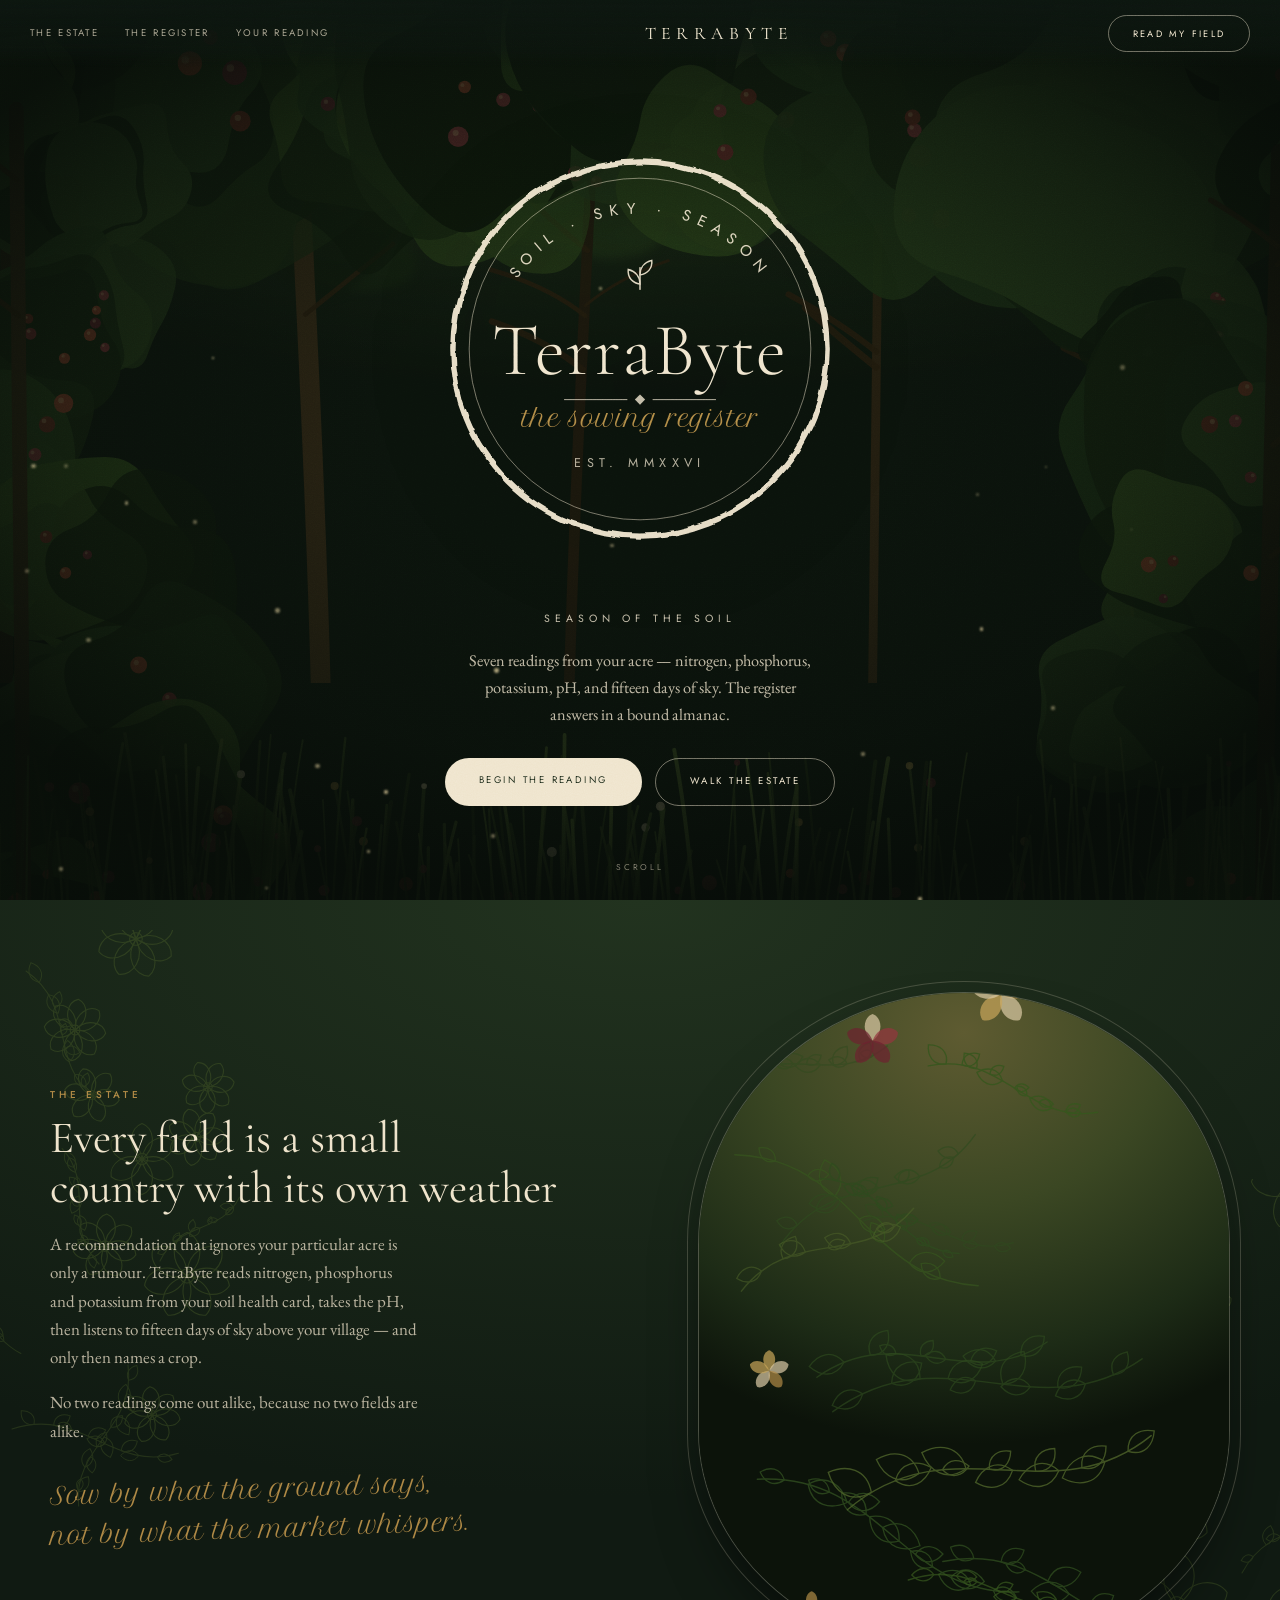
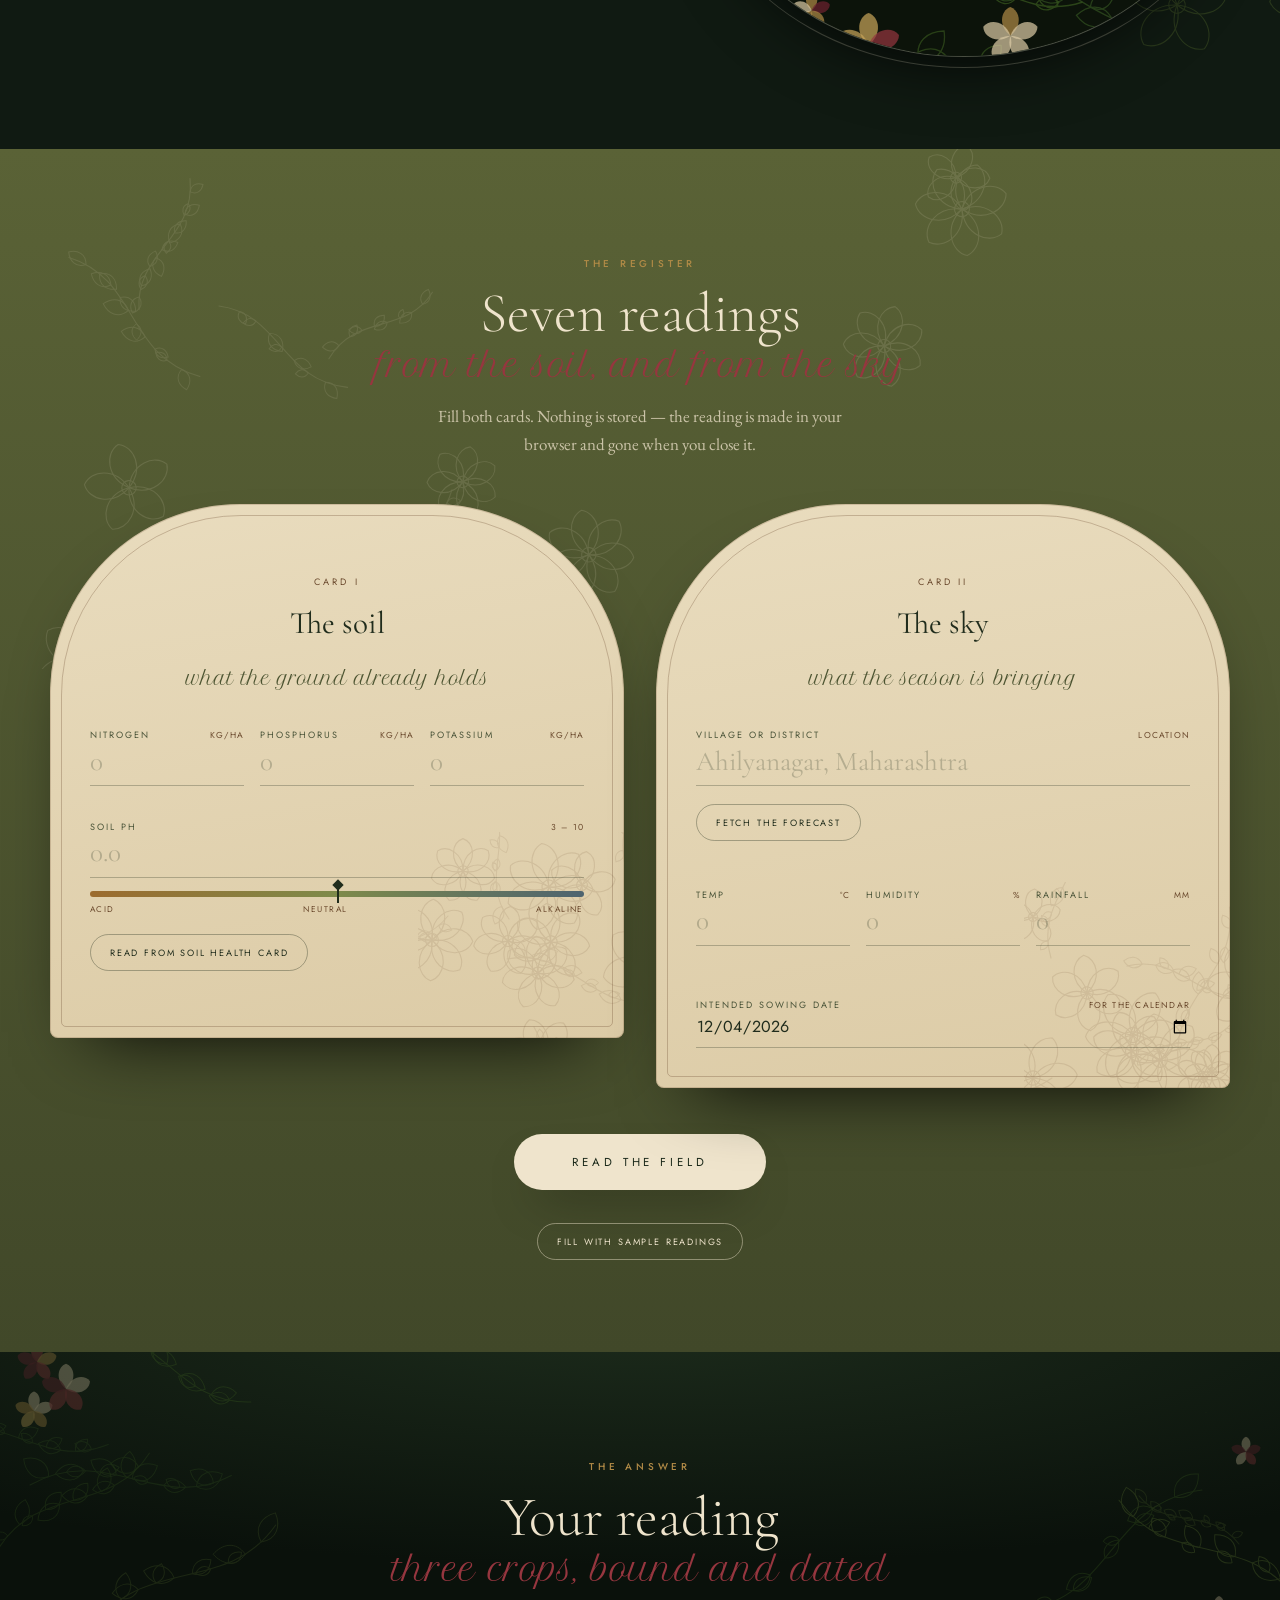
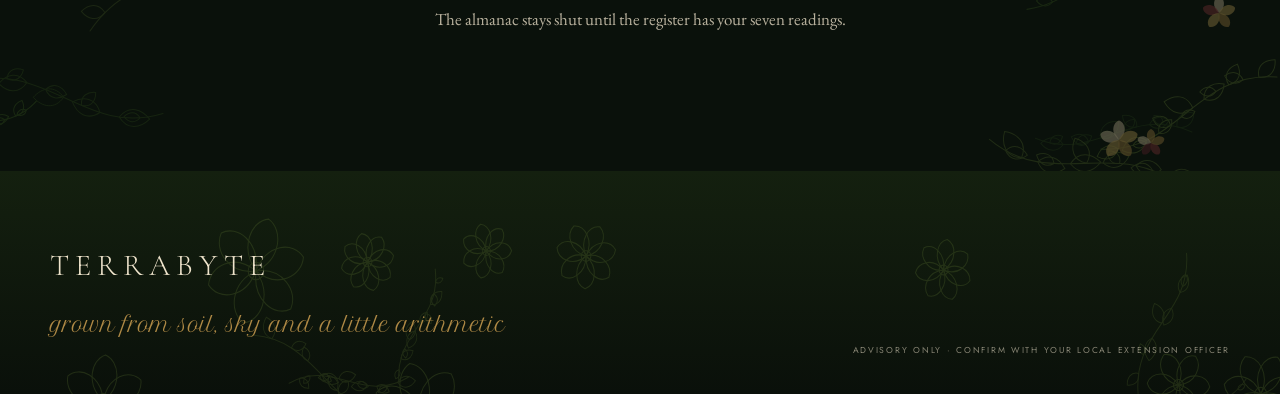
<file: terrabyte.html>
<!DOCTYPE html>
<html lang="en">
<head>
<meta charset="utf-8">
<meta name="viewport" content="width=device-width, initial-scale=1">
<title>TerraByte — the sowing register</title>

<link rel="preconnect" href="https://fonts.googleapis.com">
<link rel="preconnect" href="https://fonts.gstatic.com" crossorigin>
<link href="https://fonts.googleapis.com/css2?family=Cormorant+Garamond:ital,wght@0,300;0,400;0,500;0,600;1,300;1,400&family=EB+Garamond:ital,wght@0,400;0,500;1,400&family=Jost:wght@300;400;500&family=Petit+Formal+Script&family=Special+Elite&display=swap" rel="stylesheet">

<style>
/* ══════════════════════════════════════════════════════════════
   TOKENS — deep forest · olive · warm brown · cream · burgundy
   ══════════════════════════════════════════════════════════════ */
:root{
  --cream:#EFE4CC;
  --cream-d:#DCCBA6;
  --parch:#E4D6B4;
  --paper:#E9DCBE;
  --olive:#6B7340;
  --olive-d:#4B5330;
  --olive-dd:#333A20;
  --forest:#1A2819;
  --forest-d:#0D1610;
  --brown:#6B4A2E;
  --brown-l:#8E6741;
  --burg:#6E2230;
  --burg-l:#96363F;
  --brass:#B08A46;
  --ink:#202C1C;
  --ink-s:#4A5439;

  --display:"Cormorant Garamond",Georgia,serif;
  --body:"EB Garamond",Georgia,serif;
  --util:"Jost",system-ui,sans-serif;
  --script:"Petit Formal Script",cursive;
  --type:"Special Elite","Courier New",monospace;
  --ease:cubic-bezier(.22,.68,.24,1);
}
*{box-sizing:border-box}
html{scroll-behavior:smooth;-webkit-text-size-adjust:100%}
body{margin:0;background:var(--forest-d);color:var(--cream);
  font-family:var(--body);font-size:17px;line-height:1.66;overflow-x:hidden}
svg,img{display:block;max-width:100%}
.eyebrow{font-family:var(--util);font-weight:500;font-size:.62rem;letter-spacing:.38em;text-transform:uppercase}
.script{font-family:var(--script);line-height:1.3}
:focus-visible{outline:2px solid var(--brass);outline-offset:3px}

/* film grain over the whole site */
body::after{content:"";position:fixed;inset:0;z-index:900;pointer-events:none;opacity:.5;mix-blend-mode:overlay;
  background-image:url("data:image/svg+xml,%3Csvg xmlns='http://www.w3.org/2000/svg' width='150' height='150'%3E%3Cfilter id='n'%3E%3CfeTurbulence type='fractalNoise' baseFrequency='.9' numOctaves='4'/%3E%3CfeColorMatrix type='saturate' values='0'/%3E%3C/filter%3E%3Crect width='150' height='150' filter='url(%23n)' opacity='.55'/%3E%3C/svg%3E")}

/* ══════════════ NAV ══════════════ */
.nav{position:fixed;top:0;left:0;right:0;z-index:500;display:flex;align-items:center;justify-content:space-between;
  gap:20px;padding:15px 30px;background:linear-gradient(180deg,rgba(13,22,16,.92),rgba(13,22,16,.55) 70%,transparent);
  transition:transform .45s var(--ease)}
.nav.up{transform:translateY(-104%)}
.nav a{color:inherit;text-decoration:none}
.nav-links{display:flex;gap:26px;font-family:var(--util);font-size:.6rem;letter-spacing:.24em;text-transform:uppercase}
.nav-links a{opacity:.66;transition:opacity .2s}.nav-links a:hover{opacity:1}
.nav-brand{font-family:var(--display);font-weight:400;font-size:1.1rem;letter-spacing:.32em;text-transform:uppercase;color:var(--cream)}
.pill{background:transparent;color:var(--cream);border:1px solid rgba(239,228,204,.42);cursor:pointer;
  border-radius:40px;padding:11px 24px;font-family:var(--util);font-size:.58rem;letter-spacing:.24em;
  text-transform:uppercase;transition:.26s var(--ease)}
.pill:hover{background:var(--burg);border-color:var(--burg)}
@media(max-width:920px){.nav-links,.nav .pill{display:none}.nav{justify-content:center}}

/* ══════════════ HERO — the orchard ══════════════ */
.hero{position:relative;min-height:100svh;display:grid;place-items:center;overflow:hidden;isolation:isolate;padding:90px 18px 70px}
.orchard{position:absolute;inset:-4%;z-index:-5;animation:pan 46s ease-in-out infinite alternate}
@keyframes pan{from{transform:scale(1.09) translate3d(1.4%,.8%,0)}to{transform:scale(1.02) translate3d(-1.4%,-.6%,0)}}
.sky{position:absolute;inset:0;background:
  radial-gradient(78% 50% at 50% -6%, #6E6338 0%, #47502C 26%, #26361C 52%, #142012 76%, #0B120C 100%)}
.beam{position:absolute;inset:0;mix-blend-mode:screen;opacity:.5;animation:shimmer 11s ease-in-out infinite alternate;
  background:
   radial-gradient(30% 60% at 34% -8%, rgba(214,186,110,.5), transparent 68%),
   radial-gradient(22% 46% at 62% -4%, rgba(198,170,98,.36), transparent 70%)}
@keyframes shimmer{from{opacity:.34}to{opacity:.62}}
.layer{position:absolute;left:0;right:0;width:100%}
#oFar{top:0;height:62%;filter:blur(4px);opacity:.62}
#oMid{top:0;height:74%}
#oNear{bottom:0;height:46%}
#oSideL{position:absolute;left:0;top:0;height:100%;width:32vw;max-width:420px}
#oSideR{position:absolute;right:0;top:0;height:100%;width:32vw;max-width:420px;transform:scaleX(-1)}
.wash{position:absolute;inset:0;z-index:-2;pointer-events:none;background:rgba(12,20,13,.5)}
.vig{position:absolute;inset:0;z-index:-1;pointer-events:none;background:
  radial-gradient(64% 54% at 50% 46%, transparent 30%, rgba(8,14,9,.5) 72%, rgba(6,11,7,.88) 100%)}
.sway{transform-box:fill-box;transform-origin:50% 100%;animation:sway 9s ease-in-out infinite alternate}
@keyframes sway{from{transform:rotate(-1.5deg)}to{transform:rotate(1.5deg)}}
.sway-fast{transform-box:fill-box;transform-origin:50% 100%;animation:sway 5s ease-in-out infinite alternate}

.fall{position:absolute;inset:0;z-index:2;pointer-events:none;overflow:hidden}
.fleaf{position:absolute;top:-9%;animation:fallDown linear infinite}
@keyframes fallDown{
  0%{opacity:0;transform:translate3d(0,-10vh,0) rotate(0)}
  9%{opacity:.9}90%{opacity:.75}
  100%{opacity:0;transform:translate3d(11vw,114vh,0) rotate(680deg)}}
.motes{position:absolute;inset:0;z-index:2;pointer-events:none}
.mote{position:absolute;border-radius:50%;background:#E6D3A0;filter:blur(1px);animation:float linear infinite}
@keyframes float{0%{opacity:0;transform:translateY(12vh)}20%{opacity:.85}80%{opacity:.6}100%{opacity:0;transform:translateY(-26vh)}}

/* logo */
.crest{position:relative;z-index:5;text-align:center}
#logo{width:min(470px,74vw);margin:0 auto;filter:drop-shadow(0 12px 34px rgba(0,0,0,.6))}
.crest-cap{margin-top:26px;font-family:var(--util);font-size:.66rem;letter-spacing:.46em;
  text-transform:uppercase;color:rgba(239,228,204,.8)}
.crest-sub{max-width:44ch;margin:20px auto 0;color:rgba(239,228,204,.78);font-size:1.02rem}
.hero-cta{margin-top:30px;display:flex;gap:13px;justify-content:center;flex-wrap:wrap}
.btn{cursor:pointer;border:0;text-decoration:none;display:inline-block;font-family:var(--util);
  font-size:.6rem;letter-spacing:.26em;text-transform:uppercase;padding:15px 34px;border-radius:40px;transition:.28s var(--ease)}
.btn-solid{background:var(--cream);color:var(--forest)}
.btn-solid:hover{background:var(--brass);transform:translateY(-2px)}
.btn-line{background:transparent;color:var(--cream);border:1px solid rgba(239,228,204,.44)}
.btn-line:hover{background:rgba(239,228,204,.13)}
.scrollcue{position:absolute;bottom:26px;left:50%;transform:translateX(-50%);z-index:5;
  font-family:var(--util);font-size:.53rem;letter-spacing:.34em;text-transform:uppercase;color:rgba(239,228,204,.5);
  animation:bob 2.6s ease-in-out infinite}
@keyframes bob{0%,100%{transform:translate(-50%,0)}50%{transform:translate(-50%,7px)}}

/* ══════════════ BANDS ══════════════ */
.band{position:relative;padding:92px 22px;overflow:hidden}
.b-forest{background:radial-gradient(120% 90% at 50% 0%,#22331F,#101A12 78%)}
.b-olive{background:linear-gradient(180deg,#5A6236,#414829)}
.b-dark{background:radial-gradient(110% 80% at 50% -10%,#1D2C1C,#0A110B 76%)}
.inner{max-width:1180px;margin:0 auto;position:relative;z-index:3}
.wm{position:absolute;pointer-events:none;z-index:1}

.sec-head{text-align:center;margin-bottom:46px}
.sec-head .eyebrow{color:var(--brass)}
.sec-head h2{font-family:var(--display);font-weight:300;font-size:clamp(2.1rem,5vw,3.5rem);margin:12px 0 0;line-height:1.05;color:var(--cream)}
.sec-head .script{font-size:clamp(1.35rem,3.3vw,2rem);color:var(--burg-l);margin-top:2px}
.sec-head p{max-width:52ch;margin:15px auto 0;color:rgba(239,228,204,.76)}

.philo{display:grid;grid-template-columns:1.05fr .95fr;gap:60px;align-items:center}
.philo h3{font-family:var(--display);font-weight:400;font-size:clamp(1.8rem,3.9vw,2.8rem);margin:0 0 16px;line-height:1.12;color:var(--cream)}
.philo p{color:rgba(239,228,204,.76);max-width:46ch}
.philo .quote{font-family:var(--script);font-size:1.5rem;color:var(--brass);margin-top:24px;transform:rotate(-2deg);max-width:30ch}
.oval{position:relative;aspect-ratio:4/5;border-radius:50%/38% 38% 34% 34%;overflow:hidden;
  border:1px solid rgba(239,228,204,.26);box-shadow:0 30px 70px -32px #000}
.oval-art{position:absolute;inset:0;background:radial-gradient(90% 62% at 50% 6%,#5E5B31,#3B4723 42%,#1D2B16 78%,#0C130A 100%)}
.oval-frame{position:absolute;inset:-11px;border:1px solid rgba(239,228,204,.2);border-radius:50%/38% 38% 34% 34%}
@media(max-width:920px){.philo{grid-template-columns:1fr;gap:38px}}

/* ══════════════ FORM ══════════════ */
.cards{display:grid;grid-template-columns:1fr 1fr;gap:32px;align-items:start}
.card{position:relative;background:linear-gradient(170deg,var(--paper),var(--cream-d));
  border-radius:190px 190px 8px 8px;padding:60px 40px 40px;color:var(--ink);
  box-shadow:0 34px 74px -40px #000,inset 0 0 0 1px rgba(107,74,46,.22);overflow:hidden}
.card::before{content:"";position:absolute;inset:11px;border:1px solid rgba(107,74,46,.3);
  border-radius:180px 180px 5px 5px;pointer-events:none}
.card-wm{position:absolute;right:-34px;bottom:-34px;opacity:.13;pointer-events:none}
.card-head{text-align:center;margin-bottom:26px;position:relative;z-index:2}
.card-head .rn{font-family:var(--util);font-size:.58rem;letter-spacing:.32em;color:var(--brown)}
.card-head h3{font-family:var(--display);font-weight:400;font-size:1.95rem;margin:5px 0 0}
.card-head .script{color:var(--olive-d);font-size:1.1rem}
.card-body{position:relative;z-index:2}
@media(max-width:920px){.cards{grid-template-columns:1fr}.card{padding:52px 24px 34px;border-radius:150px 150px 8px 8px}}

.field{position:relative;padding:11px 0 7px;border-bottom:1px solid rgba(32,44,28,.28);transition:border-color .22s}
.field:focus-within{border-bottom-color:var(--olive)}
.field.bad{border-bottom-color:var(--burg)}
.field-top{display:flex;justify-content:space-between;align-items:baseline;gap:10px}
.field label{font-family:var(--util);font-size:.57rem;letter-spacing:.22em;text-transform:uppercase;color:var(--ink-s)}
.field .unit{font-family:var(--util);font-size:.54rem;letter-spacing:.14em;text-transform:uppercase;color:var(--brown)}
.field input{width:100%;border:0;background:transparent;outline:none;color:var(--ink);
  font-family:var(--display);font-size:1.7rem;padding:2px 0 0}
.field input::placeholder{color:rgba(32,44,28,.24)}
.field input[type=date]{font-family:var(--util);font-size:1rem}
.field .err{display:none;font-family:var(--util);font-size:.57rem;color:var(--burg);padding-top:4px}
.field.bad .err{display:block}
.triple{display:grid;grid-template-columns:repeat(3,1fr);gap:16px}

.ph-scale{margin-top:13px}
.ph-track{position:relative;height:6px;border-radius:6px;background:linear-gradient(90deg,#9C6B2E,#7E8A4A,#4E6470)}
.ph-mark{position:absolute;top:-6px;left:50%;width:2px;height:18px;background:var(--ink);transition:left .4s var(--ease)}
.ph-mark::after{content:"";position:absolute;top:-4px;left:-3px;width:8px;height:8px;background:var(--ink);transform:rotate(45deg)}
.ph-legend{display:flex;justify-content:space-between;font-family:var(--util);font-size:.52rem;
  letter-spacing:.18em;text-transform:uppercase;color:var(--brown);margin-top:6px}

.ghost{margin-top:18px;display:inline-flex;align-items:center;gap:8px;background:transparent;
  border:1px solid rgba(32,44,28,.34);border-radius:40px;color:var(--ink);cursor:pointer;
  font-family:var(--util);font-size:.57rem;letter-spacing:.2em;text-transform:uppercase;padding:11px 19px;transition:.24s var(--ease)}
.ghost:hover{border-color:var(--olive);background:rgba(107,115,64,.14)}
.ghost:disabled{opacity:.5;cursor:progress}
.note{font-family:var(--util);font-size:.57rem;color:var(--olive-d);margin-top:8px;min-height:1em}

.forecast{margin-top:20px;max-height:0;opacity:0;overflow:hidden;transition:max-height .6s var(--ease),opacity .5s}
.forecast.on{max-height:200px;opacity:1}
.forecast-cap{display:flex;justify-content:space-between;font-family:var(--util);font-size:.54rem;
  letter-spacing:.18em;text-transform:uppercase;color:var(--ink-s);margin-bottom:6px}
#spark{width:100%;height:54px}

.alarm{display:none;align-items:center;gap:13px;max-width:640px;margin:0 auto 22px;
  background:rgba(110,34,48,.2);border:1px solid var(--burg-l);border-radius:8px;padding:14px 20px;
  color:#F0CFC6;font-family:var(--util);font-size:.71rem;letter-spacing:.05em}
.alarm.on{display:flex;animation:shake .5s}
@keyframes shake{0%,100%{transform:translateX(0)}22%{transform:translateX(-7px)}44%{transform:translateX(6px)}70%{transform:translateX(-3px)}}

.submit-row{text-align:center;margin-top:46px}
.big{background:var(--cream);color:var(--forest);border:0;border-radius:50px;cursor:pointer;
  font-family:var(--util);font-size:.72rem;letter-spacing:.34em;text-transform:uppercase;
  padding:20px 58px;box-shadow:0 22px 48px -24px #000;transition:.3s var(--ease)}
.big:hover{transform:translateY(-3px);background:var(--brass)}
.big:disabled{opacity:.6;cursor:progress;transform:none}

/* ══════════════ FLIPBOOK — sized to fit one screen ══════════════ */
.book-wrap{display:none}
.book-wrap.on{display:block;animation:fadeUp .9s var(--ease) both}
@keyframes fadeUp{from{opacity:0;transform:translateY(24px)}to{opacity:1;transform:none}}
.stage{perspective:2400px;display:flex;justify-content:center}
.board{position:relative;background:linear-gradient(150deg,#243B21,#121D0E);padding:14px;
  border-radius:5px 14px 14px 5px;box-shadow:0 44px 84px -34px #000,inset 0 0 0 1px rgba(200,220,180,.14)}
.board::before{content:"";position:absolute;left:14px;top:14px;bottom:14px;width:9px;
  background:linear-gradient(90deg,rgba(0,0,0,.46),transparent);z-index:40;pointer-events:none}
.book{position:relative;aspect-ratio:1.62;height:clamp(320px,50svh,500px);max-width:90vw;transform-style:preserve-3d}
.stack{position:absolute;top:0;bottom:0;left:50%;width:50%;background:var(--paper);border-radius:0 4px 4px 0;
  box-shadow:2px 0 0 rgba(140,120,80,.5),4px 0 0 rgba(140,120,80,.32),6px 0 0 rgba(140,120,80,.2)}
.verso-base{position:absolute;top:0;bottom:0;left:0;width:50%;background:var(--paper);border-radius:4px 0 0 4px;
  box-shadow:-2px 0 0 rgba(140,120,80,.5),-4px 0 0 rgba(140,120,80,.32)}
.leaf{position:absolute;top:0;left:50%;width:50%;height:100%;transform-origin:left center;
  transform-style:preserve-3d;transition:transform 1s cubic-bezier(.55,.06,.28,1)}
.leaf.flipped{transform:rotateY(-180deg)}
.face{position:absolute;inset:0;backface-visibility:hidden;-webkit-backface-visibility:hidden;
  background:linear-gradient(160deg,var(--paper),#DFD0AC);overflow:hidden;padding:26px 28px 20px;
  display:flex;flex-direction:column;color:var(--ink)}
.face.front{border-radius:0 4px 4px 0;box-shadow:inset 15px 0 26px -20px rgba(60,42,16,.8);cursor:e-resize}
.face.back{transform:rotateY(180deg);border-radius:4px 0 0 4px;box-shadow:inset -15px 0 26px -20px rgba(60,42,16,.8);cursor:w-resize}
.face::before{content:"";position:absolute;inset:0;pointer-events:none;opacity:.55;
  background:radial-gradient(120% 90% at 50% 50%,transparent 52%,rgba(96,70,28,.3) 100%)}
.foxing{position:absolute;inset:0;pointer-events:none;opacity:.3;background:
  radial-gradient(7px 5px at 16% 20%,rgba(122,88,38,.55),transparent),
  radial-gradient(10px 6px at 78% 70%,rgba(122,88,38,.45),transparent),
  radial-gradient(5px 5px at 58% 12%,rgba(122,88,38,.4),transparent)}
.pg{position:relative;z-index:2;display:flex;flex-direction:column;flex:1;min-height:0}
.pg-head{display:flex;justify-content:space-between;align-items:baseline;border-bottom:1px solid rgba(107,74,46,.3);
  padding-bottom:6px;font-family:var(--util);font-size:.5rem;letter-spacing:.24em;text-transform:uppercase;color:var(--brown)}
.pg-body{flex:1;min-height:0;padding-top:14px;overflow:hidden}
.pg-foot{font-family:var(--util);font-size:.48rem;letter-spacing:.22em;color:rgba(107,74,46,.7);text-align:center;padding-top:6px}
.pg h4{font-family:var(--display);font-weight:400;font-size:1.7rem;margin:0 0 3px;line-height:1.08}
.pg h5{font-family:var(--util);font-size:.53rem;letter-spacing:.26em;text-transform:uppercase;color:var(--brown);margin:0 0 10px}
.pg .tw{font-family:var(--type);font-size:.78rem;line-height:1.7}
.pg .sig{font-family:var(--script);font-size:1.7rem;transform:rotate(-3deg)}
.pg-center{display:flex;flex-direction:column;align-items:center;justify-content:center;text-align:center;height:100%}
.crop-big{font-family:var(--display);font-weight:400;font-size:clamp(2rem,3.6vw,3rem);line-height:1;margin:8px 0 2px}
.conf-ring{position:relative;width:108px;height:108px;margin:0 auto}
.conf-ring b{position:absolute;inset:0;display:grid;place-items:center;font-family:var(--display);font-size:1.55rem}
.bands{margin-top:4px}
.brow{display:grid;grid-template-columns:76px 1fr 58px;align-items:center;gap:8px;padding:4px 0;
  border-bottom:1px solid rgba(107,74,46,.16)}
.brow .bn{font-family:var(--util);font-size:.5rem;letter-spacing:.14em;text-transform:uppercase;color:var(--ink-s)}
.brow .bv{font-family:var(--util);font-size:.46rem;letter-spacing:.08em;text-transform:uppercase;text-align:right}
.g-good{color:var(--olive-d)}.g-ok{color:var(--brown)}.g-bad{color:var(--burg)}
.btrack{position:relative;height:12px}
.btrack .ln{position:absolute;top:5.5px;left:0;right:0;height:1px;background:rgba(107,74,46,.26)}
.btrack .ideal{position:absolute;top:2px;height:8px;border-radius:4px;background:var(--olive);opacity:.36}
.btrack .you{position:absolute;top:0;width:2px;height:12px;background:var(--olive-dd)}
.btrack .you.bad{background:var(--burg)}

.controls{display:flex;align-items:center;justify-content:center;gap:20px;margin-top:22px}
.turn{width:48px;height:48px;border-radius:50%;border:1px solid rgba(239,228,204,.38);background:transparent;
  color:var(--cream);cursor:pointer;font-size:1.05rem;transition:.26s var(--ease)}
.turn:hover:not(:disabled){background:var(--cream);color:var(--forest)}
.turn:disabled{opacity:.26;cursor:default}
.folio{font-family:var(--util);font-size:.56rem;letter-spacing:.28em;text-transform:uppercase;
  color:rgba(239,228,204,.7);min-width:160px;text-align:center}

/* ══════════════ VINTAGE ACCORDION ══════════════ */
.drawers{margin-top:58px;display:grid;gap:16px;max-width:940px;margin-left:auto;margin-right:auto}
.drawer{border:1px solid rgba(176,138,70,.42);background:rgba(20,32,20,.5)}
.dr-btn{width:100%;display:flex;align-items:center;gap:18px;background:transparent;border:0;cursor:pointer;
  color:var(--cream);text-align:left;padding:20px 24px;font:inherit;transition:background .25s}
.dr-btn:hover{background:rgba(176,138,70,.12)}
.dr-btn .rn{font-family:var(--display);font-size:1.5rem;color:var(--brass);min-width:34px}
.dr-btn .tx{flex:1}
.dr-btn .tx b{display:block;font-family:var(--display);font-weight:400;font-size:1.28rem;line-height:1.2}
.dr-btn .tx span{font-family:var(--util);font-size:.55rem;letter-spacing:.24em;text-transform:uppercase;color:rgba(239,228,204,.6)}
.dr-btn .chev{font-family:var(--util);font-size:1rem;color:var(--brass);transition:transform .35s var(--ease)}
.drawer.open .dr-btn .chev{transform:rotate(180deg)}
.dr-panel{max-height:0;overflow:hidden;transition:max-height .6s var(--ease)}
.dr-inner{margin:0 14px 14px;padding:34px 34px 30px;color:var(--ink);position:relative;
  background:
    repeating-linear-gradient(180deg,transparent 0 27px,rgba(107,74,46,.14) 27px 28px),
    linear-gradient(165deg,var(--paper),#DDCEA8);
  box-shadow:0 18px 40px -22px #000, inset 0 0 0 1px rgba(107,74,46,.26)}
.dr-inner::before{content:"";position:absolute;left:52px;top:0;bottom:0;width:1px;background:rgba(110,34,48,.28)}
.dr-inner h6{font-family:var(--display);font-weight:400;font-size:1.5rem;margin:0 0 4px}
.dr-inner .k{font-family:var(--util);font-size:.53rem;letter-spacing:.26em;text-transform:uppercase;color:var(--brown);margin:0 0 16px}
.dr-inner .tw{font-family:var(--type);font-size:.83rem;line-height:1.75}
.dr-inner ul{list-style:none;margin:14px 0 0;padding:0}
.dr-inner ul li{position:relative;padding:0 0 12px 24px;font-family:var(--type);font-size:.81rem;line-height:1.7}
.dr-inner ul li::before{content:"✦";position:absolute;left:2px;top:0;color:var(--brass);font-size:.7rem}
.dr-inner ul li b{font-weight:400;font-family:var(--display);font-size:1.02rem}
@media(max-width:640px){.dr-inner{padding:26px 20px 22px;margin:0 8px 10px}.dr-inner::before{display:none}}

.tl{list-style:none;margin:12px 0 0;padding:0}
.tl li{position:relative;padding:0 0 18px 24px;border-left:1px solid rgba(107,74,46,.34)}
.tl li:last-child{border-left-color:transparent;padding-bottom:0}
.tl li::before{content:"";position:absolute;left:-5px;top:5px;width:9px;height:9px;border-radius:50%;
  background:var(--paper);border:1px solid var(--olive-d)}
.tl li.fill::before{background:var(--olive-d)}
.tl .k2{font-family:var(--util);font-size:.52rem;letter-spacing:.24em;text-transform:uppercase;color:var(--brown)}
.tl .d{font-family:var(--display);font-size:1.42rem;line-height:1.15}
.tl .n{font-family:var(--type);font-size:.76rem;color:var(--ink-s);line-height:1.6}

.gap-row{display:grid;grid-template-columns:104px 1fr 116px;gap:12px;align-items:center;padding:9px 0;
  border-bottom:1px solid rgba(107,74,46,.2)}
.gap-row .gl{font-family:var(--util);font-size:.53rem;letter-spacing:.16em;text-transform:uppercase;color:var(--ink-s)}
.gap-bar{position:relative;height:12px;background:rgba(107,74,46,.14);border-radius:6px;overflow:hidden}
.gap-bar i{position:absolute;top:0;bottom:0;left:50%;background:var(--olive)}
.gap-bar i.short{background:var(--burg)}
.gap-bar .mid{position:absolute;left:50%;top:-2px;bottom:-2px;width:1px;background:rgba(107,74,46,.5)}
.gap-row .gv{font-family:var(--type);font-size:.74rem;text-align:right}

/* mobile: unfold the book */
@media(max-width:880px){
  .stage{perspective:none}
  .board{padding:9px;width:100%}
  .book{width:100%;height:auto;aspect-ratio:auto;max-width:none;transform-style:flat;display:flex;flex-direction:column;gap:9px}
  .stack,.verso-base,.board::before{display:none}
  .leaf{position:static;width:100%;height:auto;transform:none!important;transform-style:flat;
    display:flex;flex-direction:column;gap:9px}
  .face{position:static;transform:none!important;backface-visibility:visible;height:auto;
    border-radius:4px;padding:24px 20px 18px;cursor:auto}
  .pg{height:auto}.pg-body{overflow:visible}.pg-center{height:auto;padding:22px 0}
  .controls{display:none}
}
@media(prefers-reduced-motion:reduce){*{animation:none!important;transition-duration:.01ms!important}}

.foot{position:relative;background:linear-gradient(180deg,#14200F,#0A100A);padding:70px 22px 36px;overflow:hidden}
.foot .inner{display:flex;justify-content:space-between;gap:24px;flex-wrap:wrap;align-items:flex-end}
.foot h4{font-family:var(--display);font-weight:300;font-size:1.9rem;color:var(--cream);margin:0;letter-spacing:.2em;text-transform:uppercase}
.foot .script{color:var(--brass);font-size:1.25rem}
.foot small{font-family:var(--util);font-size:.54rem;letter-spacing:.2em;text-transform:uppercase;color:rgba(239,228,204,.55)}
</style>
</head>
<body>

<svg width="0" height="0" style="position:absolute" aria-hidden="true"><defs>
  <filter id="rough"><feTurbulence type="fractalNoise" baseFrequency=".038" numOctaves="3" seed="9" result="t"/>
    <feDisplacementMap in="SourceGraphic" in2="t" scale="6" xChannelSelector="R" yChannelSelector="G"/></filter>
  <symbol id="s-orchid" viewBox="-50 -50 100 100">
    <path d="M0 0C-13-9-15-30 0-42C15-30 13-9 0 0Z"/>
    <path d="M0 0C-13-9-15-30 0-42C15-30 13-9 0 0Z" transform="rotate(72)"/>
    <path d="M0 0C-13-9-15-30 0-42C15-30 13-9 0 0Z" transform="rotate(144)"/>
    <path d="M0 0C-13-9-15-30 0-42C15-30 13-9 0 0Z" transform="rotate(216)"/>
    <path d="M0 0C-13-9-15-30 0-42C15-30 13-9 0 0Z" transform="rotate(288)"/>
  </symbol>
  <symbol id="s-butterfly" viewBox="-30 -24 60 48">
    <path d="M0 0C-6-20-20-24-26-14C-30-6-18 2 0 0Z"/><path d="M0 0C-6 16-16 22-23 14C-27 8-12 2 0 0Z"/>
    <path d="M0 0C6-20 20-24 26-14C30-6 18 2 0 0Z"/><path d="M0 0C6 16 16 22 23 14C27 8 12 2 0 0Z"/>
    <ellipse cx="0" cy="-1" rx="1.6" ry="9"/>
  </symbol>
  <symbol id="s-grain" viewBox="0 0 60 84"><g fill="none" stroke="currentColor" stroke-width="1.7" stroke-linecap="round">
    <path d="M30 82V26"/><path d="M30 34c0-9 5-16 14-18 1 10-5 17-14 18Z"/><path d="M30 48c0-9-5-16-14-18-1 10 5 17 14 18Z"/>
    <path d="M30 20c0-9 5-16 14-18 1 10-5 17-14 18Z"/><path d="M30 34c0-9-5-16-14-18-1 10 5 17 14 18Z"/></g></symbol>
  <symbol id="s-pod" viewBox="0 0 60 84"><g fill="none" stroke="currentColor" stroke-width="1.7" stroke-linecap="round">
    <path d="M12 56c0-20 12-36 34-40 4 21-11 39-34 40Z"/><circle cx="24" cy="46" r="3"/><circle cx="33" cy="35" r="3"/>
    <circle cx="19" cy="56" r="3"/><path d="M30 82V62"/><path d="M30 66c7-3 12-9 13-16"/></g></symbol>
  <symbol id="s-fruit" viewBox="0 0 60 84"><g fill="none" stroke="currentColor" stroke-width="1.7" stroke-linecap="round">
    <circle cx="30" cy="42" r="19"/><path d="M30 23V8"/><path d="M30 15c0-8 6-13 15-14 1 9-6 14-15 14Z"/><path d="M30 82V61"/></g></symbol>
  <symbol id="s-fibre" viewBox="0 0 60 84"><g fill="none" stroke="currentColor" stroke-width="1.7" stroke-linecap="round">
    <circle cx="30" cy="38" r="16"/><path d="M30 22c-7 6-11 10-11 16M30 22c7 6 11 10 11 16M14 38c6 6 10 9 16 9M30 47c6 0 10-3 16-9"/>
    <path d="M30 82V56"/><path d="M22 68c-6-1-9-6-9-11M38 68c6-1 9-6 9-11"/></g></symbol>
</defs></svg>

<nav class="nav" id="nav">
  <div class="nav-links"><a href="#orchard">the estate</a><a href="#register">the register</a><a href="#book">your reading</a></div>
  <div class="nav-brand">TerraByte</div>
  <button class="pill" onclick="document.getElementById('register').scrollIntoView()">Read my field</button>
</nav>

<!-- ══════════ HERO ══════════ -->
<header class="hero">
  <div class="orchard">
    <div class="sky"></div><div class="beam"></div>
    <svg class="layer" id="oFar"  viewBox="0 0 1440 520" preserveAspectRatio="xMidYMin slice"></svg>
    <svg class="layer" id="oMid"  viewBox="0 0 1440 640" preserveAspectRatio="xMidYMin slice"></svg>
    <svg id="oSideL" viewBox="0 0 400 1000" preserveAspectRatio="xMinYMid slice"></svg>
    <svg id="oSideR" viewBox="0 0 400 1000" preserveAspectRatio="xMinYMid slice"></svg>
    <svg class="layer" id="oNear" viewBox="0 0 1440 420" preserveAspectRatio="xMidYMax slice"></svg>
  </div>
  <div class="wash"></div><div class="vig"></div>
  <div class="fall" id="fall"></div><div class="motes" id="motes"></div>

  <div class="crest">
    <svg id="logo" viewBox="0 0 520 520" role="img" aria-label="TerraByte">
      <defs><path id="arcTop" d="M96 274A164 164 0 0 1 424 274"/></defs>
      <circle cx="260" cy="260" r="207" fill="none" stroke="#EFE4CC" stroke-width="6" filter="url(#rough)" opacity=".96"/>
      <circle cx="260" cy="260" r="189" fill="none" stroke="#EFE4CC" stroke-width="1" opacity=".5"/>
      <text font-family="Jost,sans-serif" font-size="17" letter-spacing="8.5" fill="#EFE4CC" opacity=".9">
        <textPath href="#arcTop" startOffset="50%" text-anchor="middle">SOIL · SKY · SEASON</textPath></text>
      <g stroke="#EFE4CC" fill="none" stroke-width="1.6" stroke-linecap="round" opacity=".92" transform="translate(260 168)">
        <path d="M0 26V2"/><path d="M0 10c0-8 5-14 13-16 1 9-5 15-13 16Z"/><path d="M0 20c0-8-5-14-13-16-1 9 5 15 13 16Z"/>
      </g>
      <text x="260" y="288" text-anchor="middle" font-family="Cormorant Garamond,serif" font-weight="300"
            font-size="82" letter-spacing="1.5" fill="#EFE4CC">TerraByte</text>
      <g opacity=".8"><line x1="176" y1="316" x2="246" y2="316" stroke="#EFE4CC"/>
        <line x1="274" y1="316" x2="344" y2="316" stroke="#EFE4CC"/>
        <rect x="256" y="312" width="8" height="8" fill="#EFE4CC" transform="rotate(45 260 316)"/></g>
      <text x="260" y="346" text-anchor="middle" font-family="Petit Formal Script,cursive"
            font-size="27" fill="#B08A46">the sowing register</text>
      <text x="260" y="390" text-anchor="middle" font-family="Jost,sans-serif" font-size="14"
            letter-spacing="6" fill="#EFE4CC" opacity=".72">EST. MMXXVI</text>
    </svg>
    <p class="crest-cap">Season of the soil</p>
    <p class="crest-sub">Seven readings from your acre — nitrogen, phosphorus, potassium, pH, and fifteen days of sky. The register answers in a bound almanac.</p>
    <div class="hero-cta">
      <a class="btn btn-solid" href="#register">Begin the reading</a>
      <a class="btn btn-line" href="#orchard">Walk the estate</a>
    </div>
  </div>
  <div class="scrollcue">scroll</div>
</header>

<!-- ══════════ PHILOSOPHY ══════════ -->
<section class="band b-forest" id="orchard">
  <svg class="wm" id="wmL" style="left:-80px;top:30px;width:340px;height:600px;opacity:.4" viewBox="0 0 340 600"></svg>
  <svg class="wm" id="wmR" style="right:-70px;bottom:10px;width:320px;height:560px;opacity:.4" viewBox="0 0 320 560"></svg>
  <div class="inner">
    <div class="philo">
      <div>
        <p class="eyebrow" style="color:var(--brass)">The estate</p>
        <h3>Every field is a small<br>country with its own weather</h3>
        <p>A recommendation that ignores your particular acre is only a rumour. TerraByte reads nitrogen, phosphorus and potassium from your soil health card, takes the pH, then listens to fifteen days of sky above your village — and only then names a crop.</p>
        <p style="margin-top:14px">No two readings come out alike, because no two fields are alike.</p>
        <p class="quote">Sow by what the ground says,<br>not by what the market whispers.</p>
      </div>
      <div style="position:relative">
        <div class="oval"><div class="oval-art"></div><svg id="ovalArt" viewBox="0 0 400 500" style="position:absolute;inset:0"></svg></div>
        <div class="oval-frame"></div>
      </div>
    </div>
  </div>
</section>

<!-- ══════════ FORM ══════════ -->
<section class="band b-olive" id="register">
  <svg class="wm" id="wmForm" style="left:50%;top:0;transform:translateX(-50%);width:1300px;height:520px;opacity:.13" viewBox="0 0 1300 520"></svg>
  <div class="inner">
    <div class="sec-head">
      <p class="eyebrow">The register</p>
      <h2>Seven readings</h2>
      <p class="script">from the soil, and from the sky</p>
      <p>Fill both cards. Nothing is stored — the reading is made in your browser and gone when you close it.</p>
    </div>
    <div class="alarm" id="alarm"><span>✦</span><span id="alarmText"></span></div>

    <form id="reg" novalidate>
      <div class="cards">
        <div class="card">
          <svg class="card-wm" id="wmSoil" width="240" height="240" viewBox="0 0 240 240"></svg>
          <div class="card-head"><p class="rn">CARD I</p><h3>The soil</h3><p class="script">what the ground already holds</p></div>
          <div class="card-body">
            <div class="triple">
              <div class="field"><div class="field-top"><label for="n">Nitrogen</label><span class="unit">kg/ha</span></div>
                <input id="n" inputmode="decimal" placeholder="0" data-min="0" data-max="300" data-label="Nitrogen"><div class="err">0–300</div></div>
              <div class="field"><div class="field-top"><label for="p">Phosphorus</label><span class="unit">kg/ha</span></div>
                <input id="p" inputmode="decimal" placeholder="0" data-min="0" data-max="300" data-label="Phosphorus"><div class="err">0–300</div></div>
              <div class="field"><div class="field-top"><label for="k">Potassium</label><span class="unit">kg/ha</span></div>
                <input id="k" inputmode="decimal" placeholder="0" data-min="0" data-max="300" data-label="Potassium"><div class="err">0–300</div></div>
            </div>
            <div style="margin-top:22px">
              <div class="field"><div class="field-top"><label for="ph">Soil pH</label><span class="unit">3 – 10</span></div>
                <input id="ph" inputmode="decimal" placeholder="0.0" data-min="3" data-max="10" data-label="Soil pH"><div class="err">3.0–10.0</div></div>
              <div class="ph-scale"><div class="ph-track"><div class="ph-mark" id="phMark"></div></div>
                <div class="ph-legend"><span>Acid</span><span>Neutral</span><span>Alkaline</span></div></div>
            </div>
            <button type="button" class="ghost" id="scanBtn">Read from soil health card</button>
            <input type="file" id="scanFile" accept="image/*,application/pdf" hidden>
            <p class="note" id="scanNote"></p>
          </div>
        </div>

        <div class="card">
          <svg class="card-wm" id="wmSky" width="240" height="240" viewBox="0 0 240 240"></svg>
          <div class="card-head"><p class="rn">CARD II</p><h3>The sky</h3><p class="script">what the season is bringing</p></div>
          <div class="card-body">
            <div class="field"><div class="field-top"><label for="loc">Village or district</label><span class="unit">location</span></div>
              <input id="loc" placeholder="Ahilyanagar, Maharashtra"></div>
            <button type="button" class="ghost" id="fetchBtn">Fetch the forecast</button>
            <p class="note" id="fcNote"></p>
            <div class="triple" style="margin-top:18px">
              <div class="field"><div class="field-top"><label for="temp">Temp</label><span class="unit">°C</span></div>
                <input id="temp" inputmode="decimal" placeholder="0" data-min="0" data-max="55" data-label="Temperature"><div class="err">0–55</div></div>
              <div class="field"><div class="field-top"><label for="hum">Humidity</label><span class="unit">%</span></div>
                <input id="hum" inputmode="decimal" placeholder="0" data-min="0" data-max="100" data-label="Humidity"><div class="err">0–100</div></div>
              <div class="field"><div class="field-top"><label for="rain">Rainfall</label><span class="unit">mm</span></div>
                <input id="rain" inputmode="decimal" placeholder="0" data-min="0" data-max="500" data-label="Rainfall"><div class="err">0–500</div></div>
            </div>
            <div class="forecast" id="forecast">
              <div class="forecast-cap"><span>Rain expected, next 15 days</span><span id="fcTotal"></span></div>
              <svg id="spark" viewBox="0 0 300 54" preserveAspectRatio="none"></svg>
            </div>
            <div style="margin-top:20px">
              <div class="field"><div class="field-top"><label for="sow">Intended sowing date</label><span class="unit">for the calendar</span></div>
                <input id="sow" type="date"></div>
            </div>
          </div>
        </div>
      </div>

      <div class="submit-row">
        <button type="submit" class="big" id="submitBtn">Read the field</button>
        <div style="margin-top:15px">
          <button type="button" class="ghost" id="sampleBtn" style="border-color:rgba(239,228,204,.45);color:var(--cream)">Fill with sample readings</button>
        </div>
      </div>
    </form>
  </div>
</section>

<!-- ══════════ THE READING ══════════ -->
<section class="band b-dark" id="book">
  <svg class="wm" id="wmBookL" style="left:-70px;top:0;width:380px;height:900px;opacity:.42" viewBox="0 0 380 900"></svg>
  <svg class="wm" id="wmBookR" style="right:-70px;top:60px;width:380px;height:900px;opacity:.42;transform:scaleX(-1)" viewBox="0 0 380 900"></svg>
  <div class="inner">
    <div class="sec-head">
      <p class="eyebrow">The answer</p>
      <h2>Your reading</h2>
      <p class="script">three crops, bound and dated</p>
      <p id="bookIntro">The almanac stays shut until the register has your seven readings.</p>
    </div>

    <div class="book-wrap" id="bookWrap">
      <div class="stage"><div class="board"><div class="book" id="bookEl">
        <div class="verso-base"></div><div class="stack"></div>
      </div></div></div>
      <div class="controls">
        <button class="turn" id="prevBtn" aria-label="Previous page">‹</button>
        <span class="folio" id="folio">—</span>
        <button class="turn" id="nextBtn" aria-label="Next page">›</button>
      </div>

      <div class="drawers" id="drawers">
        <div class="drawer"><button class="dr-btn" data-dr="0">
          <span class="rn">I</span><span class="tx"><b>When the land comes free</b><span>Sowing, harvest and the next window</span></span><span class="chev">⌄</span>
        </button><div class="dr-panel"><div class="dr-inner" id="dr0"></div></div></div>

        <div class="drawer"><button class="dr-btn" data-dr="1">
          <span class="rn">II</span><span class="tx"><b>Helping the land recover</b><span>Measures to regenerate the soil faster</span></span><span class="chev">⌄</span>
        </button><div class="dr-panel"><div class="dr-inner" id="dr1"></div></div></div>

        <div class="drawer"><button class="dr-btn" data-dr="2">
          <span class="rn">III</span><span class="tx"><b>What this field still needs</b><span>Where your readings fall short of the crop</span></span><span class="chev">⌄</span>
        </button><div class="dr-panel"><div class="dr-inner" id="dr2"></div></div></div>
      </div>
    </div>
  </div>
</section>

<footer class="foot">
  <svg class="wm" id="wmFoot" style="left:0;bottom:-26px;width:100%;height:210px;opacity:.34" viewBox="0 0 1400 210" preserveAspectRatio="none"></svg>
  <div class="inner">
    <div><h4>TerraByte</h4><p class="script">grown from soil, sky and a little arithmetic</p></div>
    <small>Advisory only · confirm with your local extension officer</small>
  </div>
</footer>

<script>
"use strict";
/* ══════════════════════════════════════════════════════════════
   BACKEND HOOKS
     1  getRecommendation(inputs) → POST /api/recommend
     2  fetchForecast(place)      → weather API
     3  readSoilCard(file)        → OCR endpoint
   ══════════════════════════════════════════════════════════════ */
var CROPS=[
 {name:"Rice",glyph:"grain",season:"Kharif",dur:120,fallow:21,ideal:{n:80,p:47,k:40,ph:6.4,temp:23.7,hum:82,rain:236},tol:{n:26,p:14,k:12,ph:.7,temp:3.4,hum:9,rain:70}},
 {name:"Maize",glyph:"grain",season:"Kharif / Rabi",dur:100,fallow:21,ideal:{n:78,p:48,k:20,ph:6.2,temp:22.4,hum:65,rain:84},tol:{n:24,p:14,k:8,ph:.7,temp:3.6,hum:12,rain:30}},
 {name:"Chickpea",glyph:"pod",season:"Rabi",dur:105,fallow:12,ideal:{n:40,p:68,k:80,ph:7.3,temp:18.9,hum:17,rain:80},tol:{n:16,p:16,k:16,ph:.7,temp:3.2,hum:8,rain:26}},
 {name:"Pigeon pea",glyph:"pod",season:"Kharif",dur:160,fallow:12,ideal:{n:21,p:68,k:20,ph:5.8,temp:27.7,hum:48,rain:149},tol:{n:12,p:16,k:8,ph:.8,temp:4.4,hum:14,rain:48}},
 {name:"Mung bean",glyph:"pod",season:"Kharif / Zaid",dur:65,fallow:10,ideal:{n:21,p:47,k:20,ph:6.7,temp:28.5,hum:85,rain:48},tol:{n:12,p:14,k:8,ph:.7,temp:3.4,hum:9,rain:20}},
 {name:"Black gram",glyph:"pod",season:"Kharif",dur:80,fallow:10,ideal:{n:40,p:67,k:19,ph:7.1,temp:29.9,hum:65,rain:68},tol:{n:16,p:15,k:8,ph:.7,temp:3.6,hum:12,rain:24}},
 {name:"Lentil",glyph:"pod",season:"Rabi",dur:110,fallow:12,ideal:{n:19,p:68,k:19,ph:6.9,temp:24.5,hum:65,rain:46},tol:{n:12,p:15,k:8,ph:.7,temp:3.6,hum:12,rain:20}},
 {name:"Cotton",glyph:"fibre",season:"Kharif",dur:170,fallow:28,ideal:{n:117,p:46,k:20,ph:6.9,temp:24,hum:80,rain:80},tol:{n:28,p:14,k:8,ph:.8,temp:3.4,hum:9,rain:28}},
 {name:"Jute",glyph:"fibre",season:"Kharif",dur:120,fallow:21,ideal:{n:78,p:47,k:40,ph:6.7,temp:25,hum:80,rain:175},tol:{n:24,p:14,k:12,ph:.7,temp:3.2,hum:9,rain:52}},
 {name:"Groundnut",glyph:"pod",season:"Kharif",dur:115,fallow:14,ideal:{n:32,p:52,k:38,ph:6.5,temp:27,hum:60,rain:110},tol:{n:16,p:15,k:12,ph:.8,temp:4,hum:14,rain:36}},
 {name:"Watermelon",glyph:"fruit",season:"Zaid",dur:85,fallow:14,ideal:{n:99,p:17,k:50,ph:6.5,temp:25.6,hum:85,rain:50},tol:{n:22,p:8,k:12,ph:.7,temp:3.2,hum:9,rain:20}},
 {name:"Muskmelon",glyph:"fruit",season:"Zaid",dur:90,fallow:14,ideal:{n:100,p:18,k:50,ph:6.4,temp:28.8,hum:92,rain:24},tol:{n:22,p:8,k:12,ph:.7,temp:3.2,hum:7,rain:14}},
 {name:"Grapes",glyph:"fruit",season:"Perennial",dur:150,fallow:0,ideal:{n:23,p:132,k:200,ph:6,temp:23.8,hum:82,rain:69},tol:{n:14,p:26,k:36,ph:.8,temp:4.2,hum:10,rain:26}},
 {name:"Pomegranate",glyph:"fruit",season:"Perennial",dur:180,fallow:0,ideal:{n:19,p:18,k:40,ph:6.4,temp:21.8,hum:90,rain:107},tol:{n:12,p:9,k:12,ph:.8,temp:4,hum:8,rain:34}},
 {name:"Banana",glyph:"fruit",season:"Perennial",dur:300,fallow:0,ideal:{n:100,p:82,k:50,ph:6,temp:27,hum:80,rain:105},tol:{n:24,p:18,k:14,ph:.8,temp:3.6,hum:9,rain:34}},
 {name:"Papaya",glyph:"fruit",season:"Perennial",dur:270,fallow:0,ideal:{n:49,p:59,k:50,ph:6.7,temp:33.7,hum:92,rain:143},tol:{n:18,p:16,k:14,ph:.8,temp:4.4,hum:7,rain:44}},
 {name:"Mango",glyph:"fruit",season:"Perennial",dur:365,fallow:0,ideal:{n:20,p:27,k:30,ph:5.7,temp:31.2,hum:50,rain:95},tol:{n:12,p:12,k:10,ph:.9,temp:4.6,hum:15,rain:32}},
 {name:"Coffee",glyph:"fruit",season:"Perennial",dur:300,fallow:0,ideal:{n:101,p:28,k:30,ph:6.8,temp:25.5,hum:59,rain:158},tol:{n:24,p:11,k:10,ph:.8,temp:3.6,hum:13,rain:48}}
];
var FEATURES=[
 {key:"n",label:"Nitrogen",unit:" kg/ha",w:1.1},{key:"p",label:"Phosphorus",unit:" kg/ha",w:1.1},
 {key:"k",label:"Potassium",unit:" kg/ha",w:1.1},{key:"ph",label:"Soil pH",unit:"",w:1},
 {key:"temp",label:"Temperature",unit:"°C",w:1.2},{key:"hum",label:"Humidity",unit:"%",w:1},
 {key:"rain",label:"Rainfall",unit:" mm",w:1.3}
];

/* ─── HOOK 1 ─── */
function getRecommendation(inp){
  return CROPS.map(function(c){
    var num=0,den=0;
    var factors=FEATURES.map(function(f){
      var z=Math.abs(inp[f.key]-c.ideal[f.key])/c.tol[f.key];
      var fit=Math.exp(-.5*z*z); num+=fit*f.w; den+=f.w;
      return {key:f.key,label:f.label,unit:f.unit,z:z,you:inp[f.key],ideal:c.ideal[f.key],tol:c.tol[f.key],
              verdict:z<.75?"well matched":z<1.6?"acceptable":"limiting"};
    });
    return {crop:c,score:num/den,factors:factors};
  }).sort(function(a,b){return b.score-a.score}).slice(0,3);
}

/* ─── HOOK 2 · rainfall now generated INSIDE the field's own range ─── */
var RAIN_MIN=0, RAIN_MAX=500;          // must match #rain data-min / data-max
function fetchForecast(place){
  return new Promise(function(res){
    var src=(place&&place.length)?place:"field", seed=0, i;
    for(i=0;i<src.length;i++) seed=(seed*31+src.charCodeAt(i))%9973;
    function rnd(){ seed=(seed*1103515245+12345)%2147483648; return seed/2147483648; }
    rnd();
    /* pick the seasonal total FIRST, inside the model's realistic band … */
    var season=Math.round(35+rnd()*265);                 // 35 – 300 mm
    /* … then distribute ~28% of it across the visible 15 days */
    var shape=[],sum=0;
    for(i=0;i<15;i++){ var v=rnd()*rnd(); shape.push(v); sum+=v; }
    var window15=season*.28;
    var days=shape.map(function(v){ return +((sum?v/sum:1/15)*window15).toFixed(1); });
    var rain=Math.max(RAIN_MIN,Math.min(RAIN_MAX,season));   // belt and braces
    setTimeout(function(){
      res({temp:+(21+rnd()*11).toFixed(1),hum:Math.round(46+rnd()*46),rain:rain,days:days});
    },850);
  });
}
/* ─── HOOK 3 ─── */
function readSoilCard(file){
  return new Promise(function(res){ setTimeout(function(){ res({n:84,p:44,k:38,ph:6.6}); },1300); });
}

/* ══════════════ procedural orchard ══════════════ */
var NS="http://www.w3.org/2000/svg";
function E(n,a){var e=document.createElementNS(NS,n);for(var k in a)e.setAttribute(k,a[k]);return e}
function rng(s){return function(){s=(s*1103515245+12345)%2147483648;return s/2147483648}}
function pick(a,r){return a[Math.floor(r()*a.length)]}
var CANOPY=["#0E1A0A","#15250F","#1D3114","#26401A","#2F4B1F","#38571F"];
var GRASS=["#2A3717","#35461D","#425524","#4E632A","#5A7030"];
var FRUIT=["#6E2230","#8A2E33","#96363F","#A8452F","#7A2A22"];
var BLOOM=["#B08A46","#C9A65A","#96363F","#6E2230","#DCCBA6"];

function blobD(R,n,j,r){
  var pts=[],i;
  for(i=0;i<n;i++){var a=i/n*Math.PI*2,rr=R*(1-j+r()*j*2);pts.push([Math.cos(a)*rr,Math.sin(a)*rr])}
  var d="M"+((pts[0][0]+pts[n-1][0])/2).toFixed(1)+" "+((pts[0][1]+pts[n-1][1])/2).toFixed(1);
  for(i=0;i<n;i++){var p=pts[i],q=pts[(i+1)%n];
    d+="Q"+p[0].toFixed(1)+" "+p[1].toFixed(1)+","+((p[0]+q[0])/2).toFixed(1)+" "+((p[1]+q[1])/2).toFixed(1)}
  return d+"Z";
}
function cluster(host,x,y,scale,r,withFruit){
  var outer=E("g",{transform:"translate("+x.toFixed(0)+" "+y.toFixed(0)+") scale("+scale.toFixed(2)+")"});
  var g=E("g",{"class":r()<.5?"sway":"sway-fast"});
  g.style.animationDuration=(6+r()*7).toFixed(1)+"s";
  g.style.animationDelay=(-r()*8).toFixed(1)+"s";
  outer.appendChild(g); host.appendChild(outer);
  var n=5+Math.round(r()*4),i;
  for(i=0;i<n;i++){
    var R=34+r()*46, ox=(r()*2-1)*52, oy=(r()*2-1)*34;
    g.appendChild(E("path",{d:blobD(R,11,.32,r),fill:pick(CANOPY,r),opacity:(.72+r()*.28).toFixed(2),
      transform:"translate("+ox.toFixed(0)+" "+oy.toFixed(0)+")"}));
  }
  if(withFruit){
    var f=3+Math.round(r()*5);
    for(i=0;i<f;i++){
      var fx=(r()*2-1)*54, fy=(r()*2-1)*36, fr=3.4+r()*3.2;
      g.appendChild(E("circle",{cx:fx.toFixed(0),cy:fy.toFixed(0),r:fr.toFixed(1),fill:pick(FRUIT,r),opacity:.92}));
      g.appendChild(E("circle",{cx:(fx-fr*.3).toFixed(1),cy:(fy-fr*.35).toFixed(1),r:(fr*.3).toFixed(1),fill:"#E4C98E",opacity:.4}));
    }
  }
}
function trunk(host,x,baseY,h,r){
  var g=E("g",{});host.appendChild(g);
  var lean=(r()*2-1)*26;
  g.appendChild(E("path",{d:"M"+x+" "+baseY+"C"+(x+lean*.3)+" "+(baseY-h*.45)+","+(x+lean*.7)+" "+(baseY-h*.7)+","+(x+lean)+" "+(baseY-h),
    stroke:pick(["#2A1C0F","#3A2715","#46301A"],r),fill:"none","stroke-width":(7+r()*11).toFixed(1),"stroke-linecap":"round",opacity:.95}));
  var b,nb=2+Math.round(r()*2);
  for(b=0;b<nb;b++){
    var t=.5+r()*.42, bx=x+lean*t, by=baseY-h*t, dir=r()<.5?-1:1;
    g.appendChild(E("path",{d:"M"+bx.toFixed(0)+" "+by.toFixed(0)+"q"+(dir*32)+" "+(-26)+","+(dir*(52+r()*34)).toFixed(0)+" "+(-40-r()*26).toFixed(0),
      stroke:"#33210F",fill:"none","stroke-width":(2.6+r()*3.4).toFixed(1),"stroke-linecap":"round",opacity:.9}));
  }
}
function grassField(host,W,baseY,count,r,maxH){
  var i;
  for(i=0;i<count;i++){
    var x=r()*W, h=maxH*(.32+r()*.68), lean=(r()*2-1)*22;
    var g=E("g",{"class":"sway-fast",transform:"translate("+x.toFixed(0)+" "+baseY+")"});
    g.style.animationDuration=(3.4+r()*3.4).toFixed(1)+"s";
    g.style.animationDelay=(-r()*6).toFixed(1)+"s";
    g.appendChild(E("path",{d:"M0 0Q"+(lean*.4).toFixed(0)+" "+(-h*.6).toFixed(0)+" "+lean.toFixed(0)+" "+(-h).toFixed(0),
      stroke:pick(GRASS,r),fill:"none","stroke-width":(1.4+r()*2.4).toFixed(1),"stroke-linecap":"round",opacity:(.6+r()*.4).toFixed(2)}));
    if(r()<.14) g.appendChild(E("circle",{cx:lean.toFixed(0),cy:(-h).toFixed(0),r:(2.4+r()*2.6).toFixed(1),fill:pick(BLOOM,r),opacity:.75}));
    host.appendChild(g);
  }
}
function fallenFruit(host,W,baseY,count,r){
  var i;
  for(i=0;i<count;i++){
    var x=r()*W, y=baseY-r()*46, rr=3.6+r()*4.4;
    host.appendChild(E("circle",{cx:x.toFixed(0),cy:y.toFixed(0),r:rr.toFixed(1),fill:pick(FRUIT,r),opacity:(.6+r()*.4).toFixed(2)}));
  }
}

/* line-art botanicals for the darker sections */
function leafD(len,wid){return "M0 0C"+wid+" "+(-len*.3)+","+(wid*.75)+" "+(-len*.72)+",0 "+(-len)+
  "C"+(-wid*.75)+" "+(-len*.72)+","+(-wid)+" "+(-len*.3)+",0 0Z"}
function vineInto(g,L,r,stroke){
  var d="M0 0C"+(L*.4)+" "+(-L*.18)+","+(L*.62)+" "+(L*.2)+","+L+" "+(L*.04);
  g.appendChild(E("path",{d:d,stroke:stroke,fill:"none","stroke-width":1.1,"stroke-linecap":"round"}));
  var n=7+Math.round(r()*5),i;
  for(i=1;i<=n;i++){
    var t=i/(n+1),mt=1-t;
    var x=3*mt*mt*t*(L*.4)+3*mt*t*t*(L*.62)+t*t*t*L;
    var y=3*mt*mt*t*(-L*.18)+3*mt*t*t*(L*.2)+t*t*t*(L*.04);
    var s=L*.12*(.6+r()*.7);
    g.appendChild(E("path",{d:leafD(s,s*.42),fill:"none",stroke:stroke,"stroke-width":1,
      transform:"translate("+x.toFixed(1)+" "+y.toFixed(1)+") rotate("+((i%2?-1:1)*(40+r()*60)).toFixed(0)+")"}));
  }
}
function growLineArt(svg,W,H,seed,stroke){
  if(!svg) return;
  var r=rng(seed);svg.innerHTML="";var i,k;
  for(i=0;i<9;i++){
    var g=E("g",{transform:"translate("+(r()*W).toFixed(0)+" "+(r()*H).toFixed(0)+") rotate("+(r()*360).toFixed(0)+")",
      fill:"none",stroke:stroke,"stroke-width":1.1});
    var R=26+r()*30,pt=5+Math.round(r()*3);
    for(k=0;k<pt;k++) g.appendChild(E("path",{d:"M0 0C"+(-R*.44)+" "+(-R*.34)+","+(-R*.34)+" "+(-R*.88)+",0 "+(-R)+
      "C"+(R*.34)+" "+(-R*.88)+","+(R*.44)+" "+(-R*.34)+",0 0Z",transform:"rotate("+(k*360/pt)+")"}));
    g.appendChild(E("circle",{r:(R*.16).toFixed(1)}));
    svg.appendChild(g);
  }
  for(i=0;i<6;i++){
    var vg=E("g",{transform:"translate("+(r()*W).toFixed(0)+" "+(r()*H).toFixed(0)+") rotate("+(r()*360).toFixed(0)+")",opacity:.85});
    vineInto(vg,90+r()*90,r,stroke); svg.appendChild(vg);
  }
}
function growColumn(svg,W,H,seed){
  if(!svg) return;
  var r=rng(seed);svg.innerHTML="";var i;
  for(i=0;i<15;i++){
    var g=E("g",{transform:"translate("+(-10+r()*W*.55).toFixed(0)+" "+((i/14)*H+(r()*50-25)).toFixed(0)+
      ") rotate("+(r()*70-35).toFixed(0)+")",opacity:(.5+r()*.4).toFixed(2)});
    vineInto(g,110+r()*140,r,pick(["#2F4B1F","#38571F","#4E632A"],r)); svg.appendChild(g);
  }
  for(i=0;i<8;i++){
    var bg=E("g",{transform:"translate("+(r()*W*.7).toFixed(0)+" "+(r()*H).toFixed(0)+")"}),k,R=11+r()*15,pt=5;
    for(k=0;k<pt;k++) bg.appendChild(E("path",{d:"M0 0C"+(-R*.44)+" "+(-R*.34)+","+(-R*.34)+" "+(-R*.88)+",0 "+(-R)+
      "C"+(R*.34)+" "+(-R*.88)+","+(R*.44)+" "+(-R*.34)+",0 0Z",fill:pick(BLOOM,r),opacity:.7,transform:"rotate("+(k*72)+")"}));
    svg.appendChild(bg);
  }
}

/* ─── build the scene ─── */
function $(s){return document.querySelector(s)}
function $$(s){return Array.prototype.slice.call(document.querySelectorAll(s))}

(function buildOrchard(){
  var r=rng(1907),i;
  var far=$("#oFar"); for(i=0;i<11;i++) cluster(far,(i/10)*1500-40,60+r()*130,.9+r()*.6,r,false);
  var mid=$("#oMid");
  for(i=0;i<6;i++) trunk(mid,120+i*250+r()*70,640,300+r()*190,r);
  for(i=0;i<15;i++) cluster(mid,(i/14)*1520-40,30+r()*180,1+r()*.8,r,r()<.72);
  var sl=$("#oSideL"), sr=$("#oSideR");
  [sl,sr].forEach(function(sv){ var q=rng(sv===sl?77:311),j;
    for(j=0;j<9;j++) cluster(sv,-20+q()*220,(j/8)*1000,.85+q()*.85,q,q()<.6);
    trunk(sv,60+q()*60,1000,700+q()*220,q);
  });
  var near=$("#oNear");
  fallenFruit(near,1440,404,34,r);
  grassField(near,1440,420,240,r,190);
})();

growLineArt($("#wmL"),340,600,11,"#4E632A");
growLineArt($("#wmR"),320,560,29,"#4E632A");
growLineArt($("#wmForm"),1300,520,41,"#EFE4CC");
growLineArt($("#wmSoil"),240,240,63,"#6B4A2E");
growLineArt($("#wmSky"),240,240,77,"#6B4A2E");
growColumn($("#wmBookL"),380,900,91);
growColumn($("#wmBookR"),380,900,17);
growColumn($("#ovalArt"),400,500,66);
growLineArt($("#wmFoot"),1400,210,35,"#4E632A");

/* falling leaves + dust motes */
(function(){
  var box=$("#fall"),r=rng(404),i;
  for(i=0;i<20;i++){
    var s=document.createElement("span"),size=9+r()*17;
    s.className="fleaf";
    s.style.left=(r()*100)+"%";
    s.style.animationDuration=(14+r()*18)+"s";
    s.style.animationDelay=(-r()*30)+"s";
    s.innerHTML='<svg width="'+size+'" height="'+(size*1.5)+'" viewBox="-14 -22 28 44"><path d="'+
      leafD(34,11)+'" fill="'+pick(["#4E632A","#6E2230","#8E6741","#B08A46","#38571F"],r)+'" opacity=".9" transform="translate(0 20)"/></svg>';
    box.appendChild(s);
  }
  var m=$("#motes");
  for(i=0;i<26;i++){
    var d=document.createElement("span"),sz=1.5+r()*3.5;
    d.className="mote";
    d.style.left=(r()*100)+"%"; d.style.top=(30+r()*70)+"%";
    d.style.width=sz+"px"; d.style.height=sz+"px";
    d.style.animationDuration=(11+r()*16)+"s"; d.style.animationDelay=(-r()*22)+"s";
    d.style.opacity=.3+r()*.5;
    m.appendChild(d);
  }
})();

(function(){var last=0,nav=$("#nav");
  addEventListener("scroll",function(){var y=window.scrollY;nav.classList.toggle("up",y>last&&y>250);last=y},{passive:true})})();

/* ══════════════ form ══════════════ */
var REQ=["n","p","k","ph","temp","hum","rain"];
function fieldOf(id){return document.getElementById(id).closest(".field")}
function numOf(id){return parseFloat(document.getElementById(id).value)}
function okOne(id){var el=document.getElementById(id),v=parseFloat(el.value);
  return !isNaN(v)&&v>=parseFloat(el.dataset.min)&&v<=parseFloat(el.dataset.max)}
REQ.forEach(function(id){document.getElementById(id).addEventListener("input",function(){
  fieldOf(id).classList.remove("bad");$("#alarm").classList.remove("on")})});

$("#sow").value=new Date().toISOString().slice(0,10);
$("#ph").addEventListener("input",function(e){var v=parseFloat(e.target.value);
  if(!isNaN(v)) $("#phMark").style.left=Math.max(0,Math.min(100,((v-3)/7)*100))+"%"});

$("#sampleBtn").addEventListener("click",function(){
  var s={n:90,p:42,k:43,ph:6.5,temp:24.2,hum:81,rain:210};
  REQ.forEach(function(k){document.getElementById(k).value=s[k];fieldOf(k).classList.remove("bad")});
  if(!$("#loc").value) $("#loc").value="Ahilyanagar, Maharashtra";
  $("#ph").dispatchEvent(new Event("input")); $("#alarm").classList.remove("on");
});
$("#scanBtn").addEventListener("click",function(){$("#scanFile").click()});
$("#scanFile").addEventListener("change",function(e){
  if(!e.target.files.length) return;
  var b=$("#scanBtn");b.disabled=true;$("#scanNote").textContent="Reading the card…";
  readSoilCard(e.target.files[0]).then(function(v){
    ["n","p","k","ph"].forEach(function(k){document.getElementById(k).value=v[k];fieldOf(k).classList.remove("bad")});
    $("#ph").dispatchEvent(new Event("input"));
    b.disabled=false;$("#scanNote").textContent="Four values filled — check them against the printed card.";
  });
});
$("#fetchBtn").addEventListener("click",function(){
  var b=$("#fetchBtn");b.disabled=true;$("#fcNote").textContent="Reading the sky…";
  fetchForecast($("#loc").value.trim()).then(function(w){
    $("#temp").value=w.temp;$("#hum").value=w.hum;$("#rain").value=w.rain;
    ["temp","hum","rain"].forEach(function(k){fieldOf(k).classList.remove("bad")});
    drawSpark(w.days);
    $("#fcTotal").textContent=w.rain+" mm this season";
    $("#forecast").classList.add("on");
    b.disabled=false;$("#fcNote").textContent="Forecast loaded — adjust any figure by hand.";
  });
});
function drawSpark(days){
  var W=300,H=54,gap=3,bw=(W-gap*(days.length-1))/days.length,out="",i;
  var max=Math.max.apply(null,days.concat([4]));
  for(i=0;i<days.length;i++){
    var h=Math.max(1.5,(days[i]/max)*(H-8)),x=i*(bw+gap);
    out+='<rect x="'+x.toFixed(1)+'" y="'+(H-h).toFixed(1)+'" width="'+bw.toFixed(1)+'" height="'+h.toFixed(1)+
      '" rx="1.5" fill="#4B5330" opacity="'+(days[i]>.3?.9:.24)+'"/>';
  }
  $("#spark").innerHTML=out+'<line x1="0" y1="53" x2="300" y2="53" stroke="#4B5330" stroke-opacity=".34"/>';
}

/* ══════════════ submit ══════════════ */
$("#reg").addEventListener("submit",function(ev){
  ev.preventDefault();
  var missing=[];
  REQ.forEach(function(id){ if(!okOne(id)){fieldOf(id).classList.add("bad");missing.push(document.getElementById(id).dataset.label)} });
  if(missing.length){
    $("#alarmText").textContent=missing.length===1
      ? missing[0]+" is missing or out of range — the register needs all seven readings."
      : missing.length+" readings missing or out of range: "+missing.join(", ")+".";
    var al=$("#alarm");al.classList.remove("on");void al.offsetWidth;al.classList.add("on");
    al.scrollIntoView({behavior:"smooth",block:"center"});
    setTimeout(function(){document.getElementById(REQ.filter(function(i){return !okOne(i)})[0]).focus({preventScroll:true})},420);
    return;
  }
  var btn=$("#submitBtn");btn.disabled=true;btn.textContent="Binding the almanac…";
  var inputs={};REQ.forEach(function(k){inputs[k]=numOf(k)});
  setTimeout(function(){
    var res=getRecommendation(inputs);
    buildBook(res,inputs); buildDrawers(res,inputs);
    btn.disabled=false;btn.textContent="Read the field again";
    $("#bookIntro").textContent="Click a page to turn it, or use the arrows.";
    $("#bookWrap").classList.add("on");
    $("#bookWrap").scrollIntoView({behavior:"smooth",block:"center"});
  },650);
});

/* ══════════════ almanac ══════════════ */
var DF={day:"numeric",month:"long",year:"numeric"};
function addDays(d,n){var x=new Date(d.getTime());x.setDate(x.getDate()+n);return x}
function fdate(d){return d.toLocaleDateString("en-GB",DF)}
function ring(pct){
  var R=48,C=2*Math.PI*R;
  return '<div class="conf-ring"><svg viewBox="0 0 108 108" width="108" height="108">'+
    '<circle cx="54" cy="54" r="'+R+'" fill="none" stroke="rgba(107,74,46,.28)" stroke-width="3"/>'+
    '<circle cx="54" cy="54" r="'+R+'" fill="none" stroke="#4B5330" stroke-width="3" stroke-linecap="round" '+
    'stroke-dasharray="'+C.toFixed(1)+'" stroke-dashoffset="'+(C*(1-pct/100)).toFixed(1)+'" transform="rotate(-90 54 54)"/>'+
    '</svg><b>'+pct+'%</b></div>';
}
function glyph(name,size){
  return '<svg viewBox="0 0 60 84" width="'+size+'" height="'+(size*1.4)+'" style="color:#4B5330;margin:0 auto"><use href="#s-'+name+'"/></svg>';
}
function bandRows(f){
  return FEATURES.map(function(F){
    var x=null,i; for(i=0;i<f.length;i++) if(f[i].key===F.key) x=f[i];
    var lo=x.ideal-2.6*x.tol,hi=x.ideal+2.6*x.tol,span=hi-lo;
    var bl=((x.ideal-x.tol-lo)/span)*100,bw=(2*x.tol/span)*100;
    var you=Math.max(1,Math.min(99,((x.you-lo)/span)*100));
    var cls=x.z<.75?"g-good":x.z<1.6?"g-ok":"g-bad";
    return '<div class="brow"><div class="bn">'+F.label+'</div><div class="btrack"><div class="ln"></div>'+
      '<div class="ideal" style="left:'+bl.toFixed(1)+'%;width:'+bw.toFixed(1)+'%"></div>'+
      '<div class="you'+(x.z>=1.6?" bad":"")+'" style="left:'+you.toFixed(1)+'%"></div></div>'+
      '<div class="bv '+cls+'">'+x.verdict+'</div></div>';
  }).join("");
}
function explain(r){
  var s=r.factors.slice().sort(function(a,b){return a.z-b.z}),w=s[s.length-1];
  var h=s[0].label.toLowerCase()+" and "+s[1].label.toLowerCase()+
    " sit close to the band "+r.crop.name.toLowerCase()+" does best in";
  h=h.charAt(0).toUpperCase()+h.slice(1);
  if(w.z<.75) return h+", and nothing among the seven readings works against it.";
  return h+". "+w.label+" is the weak point — "+(w.z<1.6?"a little ":"well ")+
    (w.you>w.ideal?"higher":"lower")+" than ideal at "+w.you+w.unit+" against a preferred "+w.ideal+w.unit+".";
}
function shell(l,rr,folio,inner){
  return '<div class="foxing"></div><div class="pg"><div class="pg-head"><span>'+l+'</span><span>'+rr+'</span></div>'+
    '<div class="pg-body">'+inner+'</div><div class="pg-foot">'+folio+'</div></div>';
}
var ORD=["First","Second","Third"];

function buildBook(res,inputs){
  var place=$("#loc").value.trim()||"your field", today=fdate(new Date()), pages=[];

  pages.push(shell("TerraByte","","",
    '<div class="pg-center">'+
    '<svg viewBox="-50 -50 100 100" width="58" height="58"><use href="#s-orchid" fill="#6E2230" opacity=".85"/></svg>'+
    '<h5 style="margin-top:14px">Reading no. '+(1000+Math.floor(Math.random()*8999))+'</h5>'+
    '<h4 style="font-size:2.2rem">The Reading</h4>'+
    '<p class="script" style="font-size:1.3rem;color:#4B5330">for '+place+'</p>'+
    '<p class="tw" style="margin-top:16px">Taken '+today+'</p>'+
    '<p class="tw" style="opacity:.65;margin-top:20px">turn the page →</p></div>'));

  res.forEach(function(r,i){
    /* left page — the crop */
    pages.push(shell(["II","IV","VI"][i], ORD[i]+" recommendation", "page "+(i*2+2),
      '<div class="pg-center">'+glyph(r.crop.glyph,50)+
      '<h5 style="margin-top:10px">'+ORD[i]+' choice</h5>'+
      '<div class="crop-big">'+r.crop.name+'</div>'+
      '<p class="tw" style="opacity:.8">'+r.crop.season+' · '+r.crop.dur+' days to harvest</p>'+
      '<div style="margin-top:12px">'+ring(Math.round(r.score*100))+'</div>'+
      '<h5 style="margin-top:8px">Confidence</h5></div>'));
    /* right page — the description */
    pages.push(shell(["III","V","VII"][i], "Why "+r.crop.name.toLowerCase(), "page "+(i*2+3),
      '<h4>Why '+r.crop.name.toLowerCase()+'</h4><h5>Contributing factors</h5>'+
      '<p class="tw" style="margin-bottom:10px">'+explain(r)+'</p>'+
      '<div class="bands">'+bandRows(r.factors)+'</div>'+
      '<p class="tw" style="font-size:.68rem;opacity:.7;margin-top:8px">Shaded band = where the crop prefers to sit. The mark is your field.</p>'));
  });

  pages.push('<div class="foxing"></div><div class="pg"><div class="pg-center">'+
    '<p class="sig">TerraByte</p>'+
    '<p class="tw" style="font-size:.7rem;opacity:.7;margin-top:6px">'+today+'</p>'+
    '<svg viewBox="-50 -50 100 100" width="76" height="76" style="margin-top:18px;opacity:.3"><use href="#s-orchid" fill="#4B5330"/></svg>'+
    '</div></div>');

  renderLeaves(pages);
}

/* ─── leaf plumbing ─── */
var LEAVES=[],CUR=0;
function renderLeaves(pages){
  var book=$("#bookEl");
  $$(".leaf").forEach(function(l){l.remove()});
  LEAVES=[];CUR=0;
  var n=Math.ceil(pages.length/2),i;
  for(i=0;i<n;i++){
    var leaf=document.createElement("div");leaf.className="leaf";
    var f=document.createElement("div");f.className="face front";f.innerHTML=pages[i*2]||"";
    var b=document.createElement("div");b.className="face back";b.innerHTML=pages[i*2+1]||"";
    f.addEventListener("click",function(){flipTo(CUR+1)});
    b.addEventListener("click",function(){flipTo(CUR-1)});
    leaf.appendChild(f);leaf.appendChild(b);
    book.appendChild(leaf);LEAVES.push(leaf);
  }
  layer();folio();
}
function layer(){var N=LEAVES.length;LEAVES.forEach(function(l,i){l.style.zIndex=i<CUR?(i+1):(2*N-i)})}
function flipTo(k){
  k=Math.max(0,Math.min(LEAVES.length,k));
  if(k===CUR) return;
  LEAVES[k>CUR?CUR:k].style.zIndex=2*LEAVES.length+5;
  CUR=k;
  LEAVES.forEach(function(l,i){l.classList.toggle("flipped",i<CUR)});
  setTimeout(layer,1020); folio();
}
function folio(){
  var N=LEAVES.length;
  $("#folio").textContent = CUR===0 ? "The cover" : (CUR>=N ? "Colophon" : ORD[CUR-1]+" recommendation");
  $("#prevBtn").disabled=CUR===0;
  $("#nextBtn").disabled=CUR>=N;
}
$("#nextBtn").addEventListener("click",function(){flipTo(CUR+1)});
$("#prevBtn").addEventListener("click",function(){flipTo(CUR-1)});
addEventListener("keydown",function(e){
  if(!$("#bookWrap").classList.contains("on")) return;
  if(e.key==="ArrowRight")flipTo(CUR+1);
  if(e.key==="ArrowLeft")flipTo(CUR-1);
});

/* ══════════════ the three drawers ══════════════ */
function buildDrawers(res,inputs){
  var c=res[0].crop;
  var sow=new Date($("#sow").value||Date.now());
  var harv=addDays(sow,c.dur), next=addDays(harv,c.fallow);
  var perennial=c.fallow===0;

  /* I — when the land comes free */
  $("#dr0").innerHTML=
    '<h6>When the land comes free</h6><p class="k">If you sow '+c.name.toLowerCase()+'</p>'+
    '<ul class="tl">'+
    '<li class="fill"><div class="k2">Sow</div><div class="d">'+fdate(sow)+'</div><div class="n">The field is committed from this date.</div></li>'+
    '<li><div class="k2">Harvest</div><div class="d">'+fdate(harv)+'</div><div class="n">'+c.dur+' days in the ground.</div></li>'+
    (perennial
      ? '<li><div class="k2">Next crop</div><div class="d">Not this year</div><div class="n">A perennial — the field stays under this crop for several cycles.</div></li>'
      : '<li><div class="k2">Next sowing</div><div class="d">'+fdate(next)+'</div><div class="n">'+c.fallow+' days of rest and land preparation after harvest.</div></li>')+
    '</ul>'+
    '<p class="tw" style="margin-top:14px">'+(perennial
      ? c.name+' holds the land well beyond one season. Plan a second crop on a different plot, or intercrop in the early years while the canopy is still open.'
      : 'That is <b>'+(c.dur+c.fallow)+' days</b> from sowing to the next sowing — about '+
        (Math.round((c.dur+c.fallow)/30.4*10)/10)+' months of committed ground.')+'</p>';

  /* II — helping the land recover */
  var acid=inputs.ph<6.2, alk=inputs.ph>7.6, legume=c.glyph==="pod";
  var measures=[];
  measures.push('<b>Leave the residue.</b> Do not burn the stubble. Chop and spread it — on a '+c.dur+
    '-day crop that is a real amount of organic matter, and it holds moisture through the fallow.');
  if(!legume) measures.push('<b>Sow a short legume in the gap.</b> Mung bean or cowpea fixes nitrogen in 60–65 days. '+
    c.name+' is a heavy feeder, so this is the fastest way to put back what it took.');
  else measures.push('<b>You already gained nitrogen.</b> '+c.name+' fixes it in the root nodules — so leave the roots in the ground '+
    'rather than uprooting, and follow with a cereal that can use it.');
  measures.push('<b>Green manure before the next sowing.</b> Dhaincha or sunn hemp, ploughed in at flowering, '+
    'roughly 45 days ahead of sowing.');
  measures.push('<b>Farmyard manure or compost</b> during land preparation, worked into the top layer rather than left on the surface.');
  if(acid) measures.push('<b>Your pH is '+inputs.ph+' — on the acid side.</b> Agricultural lime, applied well before sowing, '+
    'will bring it toward neutral. Get the rate set locally; it depends on soil texture.');
  if(alk) measures.push('<b>Your pH is '+inputs.ph+' — on the alkaline side.</b> Gypsum plus generous organic matter is the usual correction. '+
    'Confirm the rate with a full soil test first.');
  if(!acid&&!alk) measures.push('<b>Your pH is '+inputs.ph+', comfortably in range.</b> No correction needed — just protect it by keeping organic matter up.');
  measures.push('<b>Disturb the soil less.</b> Every extra pass of the plough costs structure and moisture. One good pass beats three rushed ones.');
  measures.push('<b>Keep it covered.</b> Bare soil in the fallow loses topsoil to the first hard rain. A cover crop or even the residue mulch prevents that.');

  $("#dr1").innerHTML='<h6>Helping the land recover</h6><p class="k">Through the fallow, after '+c.name.toLowerCase()+'</p>'+
    '<p class="tw">'+(perennial
      ? 'A perennial field is regenerated while it is still standing — through the ground beneath the canopy rather than in a gap between crops.'
      : 'You have <b>'+c.fallow+' days</b> between harvest and the next sowing. Used well, that window does more for next season\'s yield than any input you buy.')+'</p>'+
    '<ul>'+measures.map(function(m){return '<li>'+m+'</li>'}).join("")+'</ul>'+
    '<p class="tw" style="margin-top:16px;opacity:.75">Rates and products vary with soil texture and local practice — set them with your extension officer.</p>';

  /* III — what this field still needs */
  var NPK=[{k:"n",l:"Nitrogen"},{k:"p",l:"Phosphorus"},{k:"k",l:"Potassium"}];
  var rows=NPK.map(function(x){
    var lo=c.ideal[x.k]-c.tol[x.k], hi=c.ideal[x.k]+c.tol[x.k], you=inputs[x.k];
    var gap, word, cls="", pct;
    if(you<lo){ gap=lo-you; word=gap.toFixed(0)+" kg/ha short"; cls="short"; }
    else if(you>hi){ gap=you-hi; word=gap.toFixed(0)+" kg/ha over"; }
    else { gap=0; word="within band"; }
    pct=Math.min(50,(gap/Math.max(1,c.tol[x.k]*2.6))*50);
    var left=you<lo?(50-pct):50;
    return '<div class="gap-row"><div class="gl">'+x.l+'</div>'+
      '<div class="gap-bar"><div class="mid"></div><i class="'+cls+'" style="left:'+left.toFixed(1)+'%;width:'+pct.toFixed(1)+'%"></i></div>'+
      '<div class="gv">'+word+'</div></div>';
  }).join("");
  var shortList=NPK.filter(function(x){return inputs[x.k]<c.ideal[x.k]-c.tol[x.k]}).map(function(x){return x.l.toLowerCase()});
  var overList=NPK.filter(function(x){return inputs[x.k]>c.ideal[x.k]+c.tol[x.k]}).map(function(x){return x.l.toLowerCase()});

  $("#dr2").innerHTML='<h6>What this field still needs</h6><p class="k">Your readings against '+c.name.toLowerCase()+'\u2019s preferred band</p>'+
    rows+
    '<p class="tw" style="margin-top:16px">'+
    (shortList.length
      ? 'The field is short on <b>'+shortList.join(" and ")+'</b> for '+c.name.toLowerCase()+
        '. That gap is the single easiest thing to close before sowing, and closing it is usually what moves the confidence figure.'
      : 'All three nutrients already sit inside the band '+c.name.toLowerCase()+' prefers — nothing needs adding on their account.')+
    (overList.length
      ? ' There is more <b>'+overList.join(" and ")+'</b> than the crop needs; adding further is money spent for nothing, and surplus nitrogen in particular runs off into groundwater.'
      : '')+'</p>'+
    '<p class="tw" style="margin-top:14px;opacity:.75">These are gaps in soil-test units, not fertiliser doses — the product and quantity depend on your soil texture and what is available locally. Take this page to your extension officer.</p>';
}

/* accordion — one open at a time */
$$(".dr-btn").forEach(function(btn){
  btn.addEventListener("click",function(){
    var drawer=btn.parentElement, panel=drawer.querySelector(".dr-panel");
    var isOpen=drawer.classList.contains("open");
    $$(".drawer").forEach(function(d){
      d.classList.remove("open");
      d.querySelector(".dr-panel").style.maxHeight="0px";
    });
    if(!isOpen){
      drawer.classList.add("open");
      panel.style.maxHeight=panel.scrollHeight+40+"px";
    }
  });
});
addEventListener("resize",function(){
  var open=document.querySelector(".drawer.open");
  if(open){var p=open.querySelector(".dr-panel");p.style.maxHeight="none";var h=p.scrollHeight;p.style.maxHeight=h+40+"px"}
});
</script>
</body>
</html>
</file>
<file: styles.css>
/* ════════════════════════════════════════════════════════════
   FONTS — self-hosted (latin subsets, variable where available)
   ════════════════════════════════════════════════════════════ */
@font-face {
  font-family: "Cormorant Garamond";
  font-style: normal;
  font-weight: 300 500; /* variable */
  font-display: swap;
  src: url("assets/fonts/cormorant-garamond.woff2") format("woff2");
  unicode-range:
    U+0000-00FF, U+0131, U+0152-0153, U+02BB-02BC, U+02C6, U+02DA, U+02DC,
    U+0304, U+0308, U+0329, U+2000-206F, U+20AC, U+2122, U+2191, U+2193, U+2212,
    U+2215, U+FEFF, U+FFFD;
}
@font-face {
  font-family: "EB Garamond";
  font-style: normal;
  font-weight: 400;
  font-display: swap;
  src: url("assets/fonts/eb-garamond.woff2") format("woff2");
  unicode-range:
    U+0000-00FF, U+0131, U+0152-0153, U+02BB-02BC, U+02C6, U+02DA, U+02DC,
    U+0304, U+0308, U+0329, U+2000-206F, U+20AC, U+2122, U+2191, U+2193, U+2212,
    U+2215, U+FEFF, U+FFFD;
}
@font-face {
  font-family: "Jost";
  font-style: normal;
  font-weight: 400 500; /* variable */
  font-display: swap;
  src: url("assets/fonts/jost.woff2") format("woff2");
  unicode-range:
    U+0000-00FF, U+0131, U+0152-0153, U+02BB-02BC, U+02C6, U+02DA, U+02DC,
    U+0304, U+0308, U+0329, U+2000-206F, U+20AC, U+2122, U+2191, U+2193, U+2212,
    U+2215, U+FEFF, U+FFFD;
}
@font-face {
  font-family: "Petit Formal Script";
  font-style: normal;
  font-weight: 400;
  font-display: swap;
  src: url("assets/fonts/petit-formal-script.woff2") format("woff2");
  unicode-range:
    U+0000-00FF, U+0131, U+0152-0153, U+02BB-02BC, U+02C6, U+02DA, U+02DC,
    U+0304, U+0308, U+0329, U+2000-206F, U+20AC, U+2122, U+2191, U+2193, U+2212,
    U+2215, U+FEFF, U+FFFD;
}
@font-face {
  font-family: "Special Elite";
  font-style: normal;
  font-weight: 400;
  font-display: swap;
  src: url("assets/fonts/special-elite.woff2") format("woff2");
  unicode-range:
    U+0000-00FF, U+0131, U+0152-0153, U+02BB-02BC, U+02C6, U+02DA, U+02DC,
    U+0304, U+0308, U+0329, U+2000-206F, U+20AC, U+2122, U+2191, U+2193, U+2212,
    U+2215, U+FEFF, U+FFFD;
}

/* ════════════════════════════════════════════════════════════
   TOKENS
   ════════════════════════════════════════════════════════════ */
:root {
  /* golden-hour palette — warm honey/amber, brighter than the old forest greens */
  --cream: #fbf6e7;
  --page: #f8efd8;
  --fern: #8b9450;
  --moss: #6b7038;
  --forest: #3a2f16;
  --orchid: #b26e4b;
  --orchid-lt: #e4b98f;
  --blush: #e8b48c;
  --gold: #c9973f;
  --ink: #3a3220;
  --ink-soft: #6e5f3c;

  --display: "Cormorant Garamond", Georgia, serif;
  --body: "EB Garamond", Georgia, serif;
  --util: "Jost", system-ui, sans-serif;
  --script: "Petit Formal Script", cursive;
  --type: "Special Elite", "Courier New", monospace;

  --ease: cubic-bezier(0.22, 0.68, 0.24, 1);
}
* {
  box-sizing: border-box;
}
html {
  scroll-behavior: smooth;
  -webkit-text-size-adjust: 100%;
}
body {
  margin: 0;
  background: var(--cream);
  color: var(--ink);
  font-family: var(--body);
  font-size: 17px;
  line-height: 1.66;
  overflow-x: hidden;
}
img,
svg {
  display: block;
  max-width: 100%;
}
.sprite {
  position: absolute;
}

.eyebrow {
  font-family: var(--util);
  font-weight: 500;
  font-size: 0.62rem;
  letter-spacing: 0.38em;
  text-transform: uppercase;
}
.eyebrow-gold {
  color: var(--gold);
}
.script {
  font-family: var(--script);
  font-weight: 400;
  line-height: 1.25;
}
:focus-visible {
  outline: 2px solid var(--gold);
  outline-offset: 3px;
}

/* paper grain over everything */
body::after {
  content: "";
  position: fixed;
  inset: 0;
  z-index: 900;
  pointer-events: none;
  opacity: 0.4;
  mix-blend-mode: multiply;
  background-image: url("data:image/svg+xml,%3Csvg xmlns='http://www.w3.org/2000/svg' width='160' height='160'%3E%3Cfilter id='n'%3E%3CfeTurbulence type='fractalNoise' baseFrequency='.86' numOctaves='3'/%3E%3CfeColorMatrix type='saturate' values='0'/%3E%3C/filter%3E%3Crect width='160' height='160' filter='url(%23n)' opacity='.4'/%3E%3C/svg%3E");
}
/* mobile performance: drop the blend-mode grain and decorative
   watermarks on small screens — they cost scroll fps on budget phones */
@media (max-width: 900px) {
  body::after {
    display: none;
  }
  .watermark {
    display: none;
  }
}

/* ════════════════════════════════════════════════════════════
   NAV
   ════════════════════════════════════════════════════════════ */
.nav {
  position: fixed;
  top: 0;
  left: 0;
  right: 0;
  z-index: 500;
  display: grid;
  grid-template-columns: 1fr auto 1fr;
  align-items: center;
  gap: 20px;
  padding: 13px 26px;
  background: rgba(248, 242, 228, 0.86);
  backdrop-filter: blur(9px);
  border-bottom: 1px solid rgba(38, 48, 31, 0.14);
  transition: transform 0.45s var(--ease);
}
.nav.up {
  transform: translateY(-102%);
}
.nav a {
  color: inherit;
  text-decoration: none;
}
.nav-links {
  display: flex;
  justify-self: start;
  gap: 26px;
  font-family: var(--util);
  font-size: 0.6rem;
  letter-spacing: 0.24em;
  text-transform: uppercase;
}
.nav-links a {
  opacity: 0.68;
  transition: opacity 0.2s;
}
.nav-links a:hover {
  opacity: 1;
}
.nav-brand {
  text-align: center;
  line-height: 1.1;
}
.nav-brand b {
  font-family: var(--display);
  font-weight: 500;
  font-size: 1.12rem;
  letter-spacing: 0.18em;
  text-transform: uppercase;
  display: block;
}
.nav-brand span {
  font-family: var(--script);
  font-size: 0.9rem;
  color: var(--fern);
}
.nav .pill {
  justify-self: end;
}
.pill {
  background: var(--blush);
  color: #4a2f2c;
  border: 0;
  cursor: pointer;
  border-radius: 40px;
  padding: 11px 24px;
  font-family: var(--util);
  font-size: 0.6rem;
  letter-spacing: 0.22em;
  text-transform: uppercase;
  transition: 0.25s var(--ease);
}
.pill:hover {
  background: var(--orchid);
  color: var(--cream);
}
@media (max-width: 900px) {
  .nav-links {
    display: none;
  }
  .nav {
    padding: 12px 18px;
  }
  .nav-brand b {
    font-size: 0.95rem;
  }
  .nav-brand span {
    display: none;
  }
  .nav .pill {
    padding: 10px 18px;
  }
}

/* ════════════════════════════════════════════════════════════
   HERO — the garden
   ════════════════════════════════════════════════════════════ */
.hero {
  position: relative;
  min-height: 100svh; /* grows if content needs it — never clips the CTAs */
  display: grid;
  place-items: center;
  overflow: hidden;
  /* vertical padding gives way on short screens (svh) */
  padding: min(84px, 11svh) 20px min(44px, 5svh);
  isolation: isolate;
}
.hero-sky {
  position: absolute;
  inset: 0;
  z-index: -4;
  background: #7a6a3e url("assets/hero-lake.jpg") center / cover no-repeat;
}

.arch {
  position: relative;
  text-align: center;
  max-width: 580px;
  padding: min(60px, 7svh) 37px min(48px, 5.5svh);
  z-index: 2;
}
.arch::before {
  content: "";
  position: absolute;
  inset: 0;
  border: 1px solid rgba(248, 242, 228, 0.55);
  border-radius: 50% 50% 6px 6px / 30% 30% 3px 3px;
  background: rgba(58, 42, 18, 0.28);
  backdrop-filter: blur(3px);
  z-index: -1;
}
.arch::after {
  content: "";
  position: absolute;
  inset: 9px;
  border: 1px solid rgba(248, 242, 228, 0.28);
  border-radius: 50% 50% 4px 4px / 30% 30% 2px 2px;
  z-index: -1;
}
.hero h1 {
  font-family: var(--display);
  font-weight: 300;
  color: var(--cream);
  margin: 14px 0 0;
  font-size: min(clamp(2.6rem, 7.4vw, 5.4rem), 9.2svh);
  line-height: 0.98;
  letter-spacing: 0.01em;
}
.hero h1 em {
  display: block;
  font-style: normal;
  letter-spacing: 0.22em;
  font-size: 0.42em;
  font-weight: 400;
  text-transform: uppercase;
  margin-bottom: 10px;
  color: rgba(248, 242, 228, 0.82);
}
.hero .flourish {
  font-family: var(--script);
  font-size: min(clamp(1.6rem, 4.4vw, 2.8rem), 4.8svh);
  color: var(--blush);
  margin-top: 6px;
}
.hero .eyebrow {
  color: rgba(248, 242, 228, 0.72);
}
.hero p.lede {
  max-width: 44ch;
  margin: min(20px, 2.2svh) auto 0;
  font-size: 1.1rem;
  color: white;
}
.hero-cta {
  margin-top: min(30px, 3.2svh);
  display: flex;
  gap: 14px;
  justify-content: center;
  flex-wrap: wrap;
}
.btn {
  display: inline-block;
  cursor: pointer;
  border: 0;
  text-decoration: none;
  font-family: var(--util);
  font-size: 0.62rem;
  letter-spacing: 0.26em;
  text-transform: uppercase;
  padding: 15px 34px;
  border-radius: 40px;
  transition: 0.28s var(--ease);
}
.btn-solid {
  background: var(--cream);
  color: var(--forest);
}
.btn-solid:hover {
  background: var(--blush);
  transform: translateY(-2px);
}
.btn-line {
  background: transparent;
  color: var(--cream);
  border: 1px solid rgba(248, 242, 228, 0.5);
}
.btn-line:hover {
  background: rgba(248, 242, 228, 0.14);
}

/* drifting petals */
.petals {
  position: absolute;
  inset: 0;
  z-index: 1;
  pointer-events: none;
  overflow: hidden;
}
.petal {
  position: absolute;
  top: -8%;
  opacity: 0;
  animation: drift linear infinite;
}
@keyframes drift {
  0% {
    opacity: 0;
    transform: translate3d(0, -10vh, 0) rotate(0deg);
  }
  8% {
    opacity: 0.85;
  }
  92% {
    opacity: 0.7;
  }
  100% {
    opacity: 0;
    transform: translate3d(14vw, 112vh, 0) rotate(520deg);
  }
}

/* ════════════════════════════════════════════════════════════
   BANDS
   ════════════════════════════════════════════════════════════ */
.band {
  position: relative;
  padding: 76px 24px;
  overflow: hidden;
}
/* pages that open on a band instead of a hero: clear the fixed nav */
.page-top {
  padding-top: 140px;
}
.band-cream {
  background: var(--cream);
}
.band-olive {
  background: linear-gradient(180deg, #a08f52, #8a7a40);
}
/* the register page opens on the meadow painting instead of the flat olive */
#register {
  background: url("assets/page2_bg.jpeg") center / cover no-repeat;
}
#register::before {
  content: "";
  position: absolute;
  inset: 0;
  background: rgba(52, 43, 18, 0.18);
}
.band-forest {
  background: radial-gradient(120% 90% at 50% 0%, #4a3a1e, #241a0c 78%);
}
.inner {
  max-width: 944px;
  margin: 0 auto;
  position: relative;
  z-index: 3;
}
.watermark {
  position: absolute;
  pointer-events: none;
  z-index: 1;
  opacity: 0.5;
}
#wmL {
  left: -72px;
  top: 32px;
  width: 272px;
  height: 480px;
}
#wmR {
  right: -64px;
  bottom: 16px;
  width: 256px;
  height: 448px;
}
#wmForm {
  left: 50%;
  top: 0;
  transform: translateX(-50%);
  width: 1040px;
  height: 416px;
  opacity: 0.14;
}
#wmBookL {
  left: -60px;
  top: 0;
  width: 304px;
  height: 720px;
  opacity: 0.4;
}
#wmBookR {
  right: -60px;
  top: 60px;
  width: 304px;
  height: 720px;
  opacity: 0.4;
  transform: scaleX(-1);
}
#wmFoot {
  left: 0;
  right: 0;
  bottom: -30px;
  width: 100%;
  height: 176px;
  opacity: 0.35;
}

.sec-head {
  text-align: center;
  margin-bottom: 42px;
}
.sec-head .eyebrow {
  color: var(--gold);
}
.sec-head h2 {
  font-family: var(--display);
  font-weight: 300;
  font-size: clamp(2.2rem, 5.2vw, 3.6rem);
  margin: 12px 0 0;
  line-height: 1.05;
}
.sec-head .script {
  font-size: clamp(1.4rem, 3.4vw, 2.1rem);
  color: var(--orchid);
  margin-top: 2px;
}
.sec-head p {
  max-width: 52ch;
  margin: 16px auto 0;
  color: var(--ink-soft);
}
.band-olive .sec-head h2,
.band-forest .sec-head h2 {
  color: var(--cream);
}
.band-olive .sec-head p,
.band-forest .sec-head p {
  color: rgba(248, 242, 228, 0.82);
}
.band-olive .sec-head .eyebrow,
.band-forest .sec-head .eyebrow {
  color: var(--blush);
}
.band-olive .sec-head .script,
.band-forest .sec-head .script {
  color: var(--orchid-lt);
}

/* philosophy */
.philo {
  display: grid;
  grid-template-columns: 1.05fr 0.95fr;
  gap: 51px;
  align-items: center;
}
.philo h3 {
  font-family: var(--display);
  font-weight: 400;
  font-size: clamp(1.9rem, 4vw, 2.9rem);
  margin: 0 0 18px;
  line-height: 1.1;
}
.philo p {
  color: var(--ink-soft);
  max-width: 46ch;
}
.philo .philo-coda {
  margin-top: 14px;
}
.philo .quote {
  font-family: var(--script);
  font-size: 1.5rem;
  color: var(--fern);
  margin-top: 26px;
  transform: rotate(-2.2deg);
  max-width: 30ch;
}
.oval-wrap {
  position: relative;
}
.oval {
  position: relative;
  aspect-ratio: 4/5;
  border-radius: 50%/38% 38% 34% 34%;
  overflow: hidden;
  border: 1px solid rgba(38, 48, 31, 0.28);
  box-shadow: 0 26px 60px -30px rgba(30, 47, 25, 0.6);
}
.oval-art {
  position: absolute;
  inset: 0;
  background: url("assets/page2_willow_oval.jpeg") center / cover no-repeat;
}
.oval-frame {
  position: absolute;
  inset: -11px;
  border: 1px solid rgba(38, 48, 31, 0.3);
  border-radius: 50%/38% 38% 34% 34%;
}
@media (max-width: 900px) {
  .philo {
    grid-template-columns: 1fr;
    gap: 40px;
  }
}

/* ════════════════════════════════════════════════════════════
   FORM
   ════════════════════════════════════════════════════════════ */
.cards {
  display: grid;
  grid-template-columns: 1fr 1fr;
  gap: 27px;
  align-items: start;
}
.card {
  position: relative;
  background: var(--cream);
  border-radius: 152px 152px 10px 10px;
  padding: 51px 35px 35px;
  box-shadow: 0 30px 70px -40px rgba(24, 36, 21, 0.75);
  overflow: hidden;
}
.card::before {
  content: "";
  position: absolute;
  inset: 11px;
  border: 1px solid rgba(38, 48, 31, 0.2);
  border-radius: 144px 144px 6px 6px;
  pointer-events: none;
}
.card-wm {
  position: absolute;
  right: -30px;
  bottom: -30px;
  opacity: 0.16;
  pointer-events: none;
}
.card-head {
  text-align: center;
  margin-bottom: 30px;
  position: relative;
  z-index: 2;
}
.card-head .rn {
  font-family: var(--util);
  font-size: 0.6rem;
  letter-spacing: 0.3em;
  color: var(--gold);
}
.card-head h3 {
  font-family: var(--display);
  font-weight: 400;
  font-size: 2rem;
  margin: 6px 0 0;
}
.card-head .script {
  color: var(--fern);
  font-size: 1.15rem;
}
.card-body {
  position: relative;
  z-index: 2;
}
@media (max-width: 900px) {
  .cards {
    grid-template-columns: 1fr;
  }
  .card {
    padding: 54px 26px 36px;
    border-radius: 150px 150px 10px 10px;
  }
}

.field {
  position: relative;
  padding: 12px 0 8px;
  border-bottom: 1px solid rgba(38, 48, 31, 0.24);
  transition: border-color 0.22s;
}
.field:focus-within {
  border-bottom-color: var(--fern);
}
.field.bad {
  border-bottom-color: #a8452f;
}
.field-top {
  display: flex;
  justify-content: space-between;
  align-items: baseline;
  gap: 10px;
}
.field label {
  font-family: var(--util);
  font-size: 0.58rem;
  letter-spacing: 0.22em;
  text-transform: uppercase;
  color: var(--ink-soft);
}
.field .unit {
  font-family: var(--util);
  font-size: 0.55rem;
  letter-spacing: 0.14em;
  text-transform: uppercase;
  color: var(--fern);
}
.field input {
  width: 100%;
  border: 0;
  background: transparent;
  outline: none;
  color: var(--ink);
  font-family: var(--display);
  font-weight: 400;
  font-size: 1.75rem;
  padding: 2px 0 0;
}
.field input::placeholder {
  color: rgba(38, 48, 31, 0.22);
}
.field input[type="date"] {
  font-family: var(--util);
  font-size: 1rem;
}
.field .err {
  display: none;
  font-family: var(--util);
  font-size: 0.58rem;
  letter-spacing: 0.1em;
  color: #a8452f;
  padding-top: 4px;
}
.field.bad .err {
  display: block;
}
.triple {
  display: grid;
  grid-template-columns: repeat(3, 1fr);
  gap: 18px;
}
/* narrow phones: stack the triple as a ruled list */
@media (max-width: 640px) {
  .triple {
    grid-template-columns: 1fr;
    gap: 4px;
  }
}
.sky-vals {
  margin-top: 20px;
}
.ph-group {
  margin-top: 24px;
}
.sow-group {
  margin-top: 22px;
}

.ph-scale {
  margin-top: 14px;
}
.ph-track {
  position: relative;
  height: 6px;
  border-radius: 6px;
  background: linear-gradient(90deg, #c99b4b, #a9be7c, #7e97b4);
}
.ph-mark {
  position: absolute;
  top: -6px;
  left: 50%;
  width: 2px;
  height: 18px;
  background: var(--ink);
  transition: left 0.4s var(--ease);
}
.ph-mark::after {
  content: "";
  position: absolute;
  top: -4px;
  left: -3px;
  width: 8px;
  height: 8px;
  background: var(--ink);
  transform: rotate(45deg);
}
.ph-legend {
  display: flex;
  justify-content: space-between;
  font-family: var(--util);
  font-size: 0.53rem;
  letter-spacing: 0.18em;
  text-transform: uppercase;
  color: var(--fern);
  margin-top: 7px;
}

.ghost {
  margin-top: 20px;
  display: inline-flex;
  align-items: center;
  gap: 9px;
  background: transparent;
  border: 1px solid rgba(38, 48, 31, 0.3);
  border-radius: 40px;
  color: var(--ink);
  cursor: pointer;
  font-family: var(--util);
  font-size: 0.58rem;
  letter-spacing: 0.2em;
  text-transform: uppercase;
  padding: 11px 20px;
  transition: 0.24s var(--ease);
}
.ghost:hover {
  border-color: var(--fern);
  background: rgba(110, 133, 82, 0.12);
}
.ghost:disabled {
  opacity: 0.5;
  cursor: progress;
}
.note {
  font-family: var(--util);
  font-size: 0.58rem;
  letter-spacing: 0.1em;
  color: var(--fern);
  margin-top: 9px;
  min-height: 1em;
}

.forecast {
  margin-top: 22px;
  max-height: 0;
  opacity: 0;
  overflow: hidden;
  transition:
    max-height 0.6s var(--ease),
    opacity 0.5s;
}
.forecast.on {
  max-height: 200px;
  opacity: 1;
}
.forecast-cap {
  display: flex;
  justify-content: space-between;
  font-family: var(--util);
  font-size: 0.55rem;
  letter-spacing: 0.18em;
  text-transform: uppercase;
  color: var(--ink-soft);
  margin-bottom: 7px;
}
#spark {
  width: 100%;
  height: 56px;
}

/* alarm banner */
.alarm {
  display: none;
  align-items: center;
  gap: 14px;
  max-width: 496px;
  margin: 0 auto 22px;
  background: #f6e2dc;
  border: 1px solid #c08476;
  border-radius: 8px;
  padding: 14px 20px;
  color: #7a3324;
  font-family: var(--util);
  font-size: 0.72rem;
  letter-spacing: 0.06em;
}
.alarm.on {
  display: flex;
  animation: shake 0.5s;
}
@keyframes shake {
  0%,
  100% {
    transform: translateX(0);
  }
  22% {
    transform: translateX(-7px);
  }
  44% {
    transform: translateX(6px);
  }
  70% {
    transform: translateX(-3px);
  }
}

.submit-row {
  text-align: center;
  margin-top: 42px;
}
.sample-row {
  margin-top: 16px;
}
#sampleBtn {
  border-color: rgba(248, 242, 228, 0.45);
  color: var(--cream);
}
.big {
  background: var(--cream);
  color: var(--forest);
  border: 0;
  border-radius: 50px;
  cursor: pointer;
  font-family: var(--util);
  font-size: 0.74rem;
  letter-spacing: 0.34em;
  text-transform: uppercase;
  padding: 17px 50px;
  box-shadow: 0 20px 46px -22px rgba(20, 30, 16, 0.9);
  transition: 0.3s var(--ease);
}
.big:hover {
  transform: translateY(-3px);
  background: var(--blush);
}
.big:disabled {
  opacity: 0.6;
  cursor: progress;
  transform: none;
}

/* ════════════════════════════════════════════════════════════
   FLIPBOOK
   ════════════════════════════════════════════════════════════ */
.book-wrap {
  display: none;
}
.book-wrap.on {
  display: block;
  animation: fadeUp 0.9s var(--ease) both;
}
@keyframes fadeUp {
  from {
    opacity: 0;
    transform: translateY(26px);
  }
  to {
    opacity: 1;
    transform: none;
  }
}

.stage {
  perspective: 2600px;
  display: flex;
  justify-content: center;
  padding: 10px 0;
}
.board {
  position: relative;
  background: linear-gradient(150deg, #3e2f1a, #221808);
  padding: 16px;
  border-radius: 6px 16px 16px 6px;
  box-shadow:
    0 46px 90px -34px rgba(0, 0, 0, 0.85),
    inset 0 0 0 1px rgba(224, 202, 156, 0.16);
}
.board::before {
  content: "";
  position: absolute;
  left: 16px;
  top: 16px;
  bottom: 16px;
  width: 9px;
  background: linear-gradient(90deg, rgba(0, 0, 0, 0.42), transparent);
  z-index: 40;
  pointer-events: none;
}
.book {
  position: relative;
  width: min(860px, 78vw);
  height: min(540px, 48.5vw);
  transform-style: preserve-3d;
}
/* between the phone stack and the two-column layout, hold a height that
   still fits a full page of readings rather than clipping the last rows */
@media (min-width: 881px) and (max-width: 1179px) {
  .book {
    height: 600px;
  }
}

.stack {
  position: absolute;
  top: 0;
  bottom: 0;
  left: 50%;
  width: 50%;
  background: var(--page);
  border-radius: 0 5px 5px 0;
  box-shadow:
    2px 0 0 rgba(180, 170, 140, 0.5),
    4px 0 0 rgba(180, 170, 140, 0.35),
    6px 0 0 rgba(180, 170, 140, 0.22);
}
.verso-base {
  position: absolute;
  top: 0;
  bottom: 0;
  left: 0;
  width: 50%;
  background: var(--page);
  border-radius: 5px 0 0 5px;
  box-shadow:
    -2px 0 0 rgba(180, 170, 140, 0.5),
    -4px 0 0 rgba(180, 170, 140, 0.35);
}

.leaf {
  position: absolute;
  top: 0;
  left: 50%;
  width: 50%;
  height: 100%;
  transform-origin: left center;
  transform-style: preserve-3d;
  transition: transform 1.05s cubic-bezier(0.55, 0.06, 0.28, 1);
}
.leaf.flipped {
  transform: rotateY(-180deg);
}
.face {
  position: absolute;
  inset: 0;
  backface-visibility: hidden;
  -webkit-backface-visibility: hidden;
  background: var(--page);
  overflow: hidden;
  padding: 28px 32px 20px;
  display: flex;
  flex-direction: column;
}
.face.front {
  border-radius: 0 5px 5px 0;
  box-shadow: inset 14px 0 26px -20px rgba(60, 45, 20, 0.75);
}
.face.back {
  transform: rotateY(180deg);
  border-radius: 5px 0 0 5px;
  box-shadow: inset -14px 0 26px -20px rgba(60, 45, 20, 0.75);
}
.face::before {
  content: "";
  position: absolute;
  inset: 0;
  pointer-events: none;
  opacity: 0.5;
  background: radial-gradient(
    120% 90% at 50% 50%,
    transparent 55%,
    rgba(120, 96, 52, 0.22) 100%
  );
}
.face .foxing {
  position: absolute;
  inset: 0;
  pointer-events: none;
  opacity: 0.3;
  background:
    radial-gradient(6px 4px at 18% 22%, rgba(150, 116, 60, 0.5), transparent),
    radial-gradient(9px 6px at 76% 68%, rgba(150, 116, 60, 0.42), transparent),
    radial-gradient(5px 5px at 60% 14%, rgba(150, 116, 60, 0.4), transparent);
}

.pg {
  position: relative;
  z-index: 2;
  display: flex;
  flex-direction: column;
  flex: 1;
  min-height: 0;
  height: 100%;
}
.pg-head {
  display: flex;
  justify-content: space-between;
  align-items: baseline;
  border-bottom: 1px solid rgba(86, 70, 38, 0.24);
  padding-bottom: 8px;
  font-family: var(--util);
  font-size: 0.53rem;
  letter-spacing: 0.24em;
  text-transform: uppercase;
  color: #7a6c45;
}
.pg-body {
  flex: 1;
  min-height: 0;
  padding-top: 14px;
  overflow: hidden;
}
.pg-foot {
  font-family: var(--util);
  font-size: 0.52rem;
  letter-spacing: 0.22em;
  color: #98815b;
  text-align: center;
  padding-top: 5px;
}
.pg h5 {
  font-family: var(--util);
  font-size: 0.56rem;
  letter-spacing: 0.26em;
  text-transform: uppercase;
  color: var(--gold);
  margin: 0 0 12px;
}
.pg .tw {
  font-family: var(--type);
  font-size: 0.86rem;
  line-height: 1.72;
  color: #4a3b22;
}
.pg-center {
  display: flex;
  flex-direction: column;
  align-items: center;
  justify-content: center;
  text-align: center;
  height: 100%;
}

.crop-big {
  font-family: var(--display);
  font-weight: 400;
  font-size: clamp(2.4rem, 4.4vw, 3.6rem);
  line-height: 1;
  margin: 12px 0 2px;
  color: #3b2e14;
}
.bands {
  margin-top: 2px;
}
.brow {
  display: grid;
  grid-template-columns: 88px 1fr 66px;
  align-items: center;
  gap: 10px;
  padding: 4px 0;
  border-bottom: 1px solid rgba(86, 70, 38, 0.16);
}
.brow .bn {
  font-family: var(--util);
  font-size: 0.53rem;
  letter-spacing: 0.16em;
  text-transform: uppercase;
  color: #6e6240;
}
.brow .bv {
  font-family: var(--util);
  font-size: 0.5rem;
  letter-spacing: 0.1em;
  text-transform: uppercase;
  text-align: right;
}
.g-good {
  color: var(--moss);
}
.g-ok {
  color: var(--gold);
}
.g-bad {
  color: #a8452f;
}
.btrack {
  position: relative;
  height: 14px;
}
.btrack .ln {
  position: absolute;
  top: 6.5px;
  left: 0;
  right: 0;
  height: 1px;
  background: rgba(86, 70, 38, 0.22);
}
.btrack .ideal {
  position: absolute;
  top: 3px;
  height: 8px;
  border-radius: 4px;
  background: var(--fern);
  opacity: 0.34;
}
.btrack .you {
  position: absolute;
  top: 0;
  width: 2px;
  height: 14px;
  background: var(--moss);
}
.btrack .you.bad {
  background: #a8452f;
}

.controls {
  display: flex;
  align-items: center;
  justify-content: center;
  gap: 22px;
  margin-top: 30px;
}
.turn {
  width: 46px;
  height: 46px;
  border-radius: 50%;
  border: 1px solid rgba(248, 242, 228, 0.4);
  background: transparent;
  color: var(--cream);
  cursor: pointer;
  font-size: 1.1rem;
  line-height: 1;
  transition: 0.26s var(--ease);
}
.turn:hover:not(:disabled) {
  background: var(--cream);
  color: var(--forest);
}
.turn:disabled {
  opacity: 0.28;
  cursor: default;
}
.folio {
  font-family: var(--util);
  font-size: 0.58rem;
  letter-spacing: 0.28em;
  text-transform: uppercase;
  color: rgba(248, 242, 228, 0.72);
  min-width: 130px;
  text-align: center;
}

/* tap / swipe affordance in book mode — non-selectable so mouse
   swipes don't turn into text selections */
@media (min-width: 881px) {
  .book {
    cursor: pointer;
    touch-action: pan-y;
    user-select: none;
    -webkit-user-select: none;
  }
}

/* ── reveal-on-view: pages wake as they come into sight ──
   The .lit class is added by JS (on page turn, or IntersectionObserver
   on mobile). All hidden pre-states live inside the no-preference query
   so reduced-motion users always see finished pages. */
@media (prefers-reduced-motion: no-preference) {
  .brow {
    transition:
      opacity 0.55s var(--ease),
      transform 0.55s var(--ease);
  }
  .face:not(.lit) .brow {
    opacity: 0;
    transform: translateX(-12px);
  }
  /* your-field markers slide in after their rows settle */
  .btrack .you {
    transition:
      transform 0.6s var(--ease) 0.4s,
      opacity 0.6s var(--ease) 0.4s;
  }
  .face:not(.lit) .btrack .you {
    opacity: 0;
    transform: translateX(-22px);
  }
  /* stagger rows top to bottom */
  .brow:nth-child(2) {
    transition-delay: 0.07s;
  }
  .brow:nth-child(3) {
    transition-delay: 0.14s;
  }
  .brow:nth-child(4) {
    transition-delay: 0.21s;
  }
  .brow:nth-child(5) {
    transition-delay: 0.28s;
  }
  .brow:nth-child(6) {
    transition-delay: 0.35s;
  }
  .brow:nth-child(7) {
    transition-delay: 0.42s;
  }
}

/* ── appendices: drop-down pages below the book ── */
.annex {
  max-width: 608px;
  margin: 36px auto 0;
  display: flex;
  flex-direction: column;
  gap: 14px;
}
.annex-btn {
  display: flex;
  align-items: center;
  justify-content: space-between;
  gap: 14px;
  width: 100%;
  background: transparent;
  border: 1px solid rgba(251, 246, 231, 0.38);
  border-radius: 8px;
  color: var(--cream);
  cursor: pointer;
  font-family: var(--util);
  font-size: 0.62rem;
  letter-spacing: 0.24em;
  text-transform: uppercase;
  padding: 16px 22px;
  transition: 0.25s var(--ease);
}
.annex-btn:hover {
  background: rgba(251, 246, 231, 0.1);
  border-color: rgba(251, 246, 231, 0.66);
}
.annex-btn .chev {
  transition: transform 0.3s var(--ease);
}
.annex-btn[aria-expanded="true"] .chev {
  transform: rotate(180deg);
}
.annex-panel {
  max-height: 0;
  overflow: hidden;
  transition: max-height 0.6s var(--ease);
}
.annex-panel.open {
  max-height: 1400px;
}
/* the page itself — parchment, ruled head, foxing */
.annex-page {
  position: relative;
  background: var(--page);
  border-radius: 6px;
  padding: 28px 30px 24px;
  margin-top: 2px;
  box-shadow: 0 26px 60px -30px rgba(0, 0, 0, 0.7);
  overflow: hidden;
}
.annex-page::before {
  content: "";
  position: absolute;
  inset: 9px;
  border: 1px solid rgba(86, 70, 38, 0.28);
  border-radius: 4px;
  pointer-events: none;
}
.annex-page::after {
  content: "";
  position: absolute;
  inset: 0;
  pointer-events: none;
  opacity: 0.4;
  background:
    radial-gradient(6px 4px at 16% 24%, rgba(150, 116, 60, 0.5), transparent),
    radial-gradient(9px 6px at 78% 70%, rgba(150, 116, 60, 0.42), transparent),
    radial-gradient(5px 5px at 62% 12%, rgba(150, 116, 60, 0.4), transparent),
    radial-gradient(
      120% 90% at 50% 50%,
      transparent 55%,
      rgba(120, 96, 52, 0.2) 100%
    );
}
.annex-page .ah {
  display: flex;
  justify-content: space-between;
  border-bottom: 1px solid rgba(86, 70, 38, 0.24);
  padding-bottom: 8px;
  font-family: var(--util);
  font-size: 0.53rem;
  letter-spacing: 0.24em;
  text-transform: uppercase;
  color: #7a6c45;
}
.annex-page h4 {
  font-family: var(--display);
  font-weight: 400;
  font-size: 1.8rem;
  margin: 16px 0 6px;
  line-height: 1.1;
  color: #3b2e14;
}
.annex-page .atw {
  font-family: var(--type);
  font-size: 0.84rem;
  line-height: 1.7;
  color: #4a3b22;
  margin: 0;
}
.annex-rows {
  list-style: none;
  margin: 14px 0 0;
  padding: 0;
}
.annex-rows li {
  display: grid;
  grid-template-columns: 120px 1fr;
  gap: 12px;
  align-items: baseline;
  padding: 9px 0;
  border-bottom: 1px dotted rgba(86, 70, 38, 0.4);
  font-family: var(--type);
  font-size: 0.8rem;
  line-height: 1.6;
  color: #4a3b22;
}
.annex-rows li:last-child {
  border-bottom: 0;
}
.annex-rows b {
  font-family: var(--display);
  font-weight: 400;
  font-size: 1.15rem;
  color: #3b2e14;
}
/* numbered measures, roman-styled */
.measures {
  list-style: none;
  margin: 14px 0 0;
  padding: 0;
  counter-reset: m;
}
.measures li {
  position: relative;
  padding: 8px 0 8px 40px;
  counter-increment: m;
  font-family: var(--type);
  font-size: 0.8rem;
  line-height: 1.65;
  color: #4a3b22;
}
.measures li::before {
  content: counter(m, upper-roman);
  position: absolute;
  left: 0;
  top: 8px;
  font-family: var(--display);
  font-size: 1.05rem;
  color: var(--gold);
}
@media (max-width: 640px) {
  .annex-page {
    padding: 26px 20px 22px;
  }
  .annex-rows li {
    grid-template-columns: 1fr;
    gap: 2px;
  }
}

/* wide screens: the book and its appendices sit side by side —
   book on the left, drop-downs on the right, one screenful */
@media (min-width: 1180px) {
  #book .inner {
    max-width: 1320px;
  }
  .book-wrap.on {
    display: grid;
    grid-template-columns: minmax(0, 1.3fr) minmax(330px, 0.7fr);
    gap: 36px;
    align-items: start;
  }
  /* flush tops: the board's top edge lines up with the first drop-down */
  .stage {
    padding: 0;
  }
  /* the board must span the column so the book's % width has a definite base */
  .board {
    width: 100%;
  }
  /* the page content has a fixed intrinsic height, so the book keeps a set
     height here and takes its width from the column */
  .book {
    width: 100%;
    height: 600px;
  }
  .face {
    padding: 24px 26px 16px;
  }
  .annex {
    max-width: none;
    margin: 0;
  }
  .controls {
    margin-top: 22px;
  }
}

/* mobile: unfold the book into a stack of pages */
@media (max-width: 880px) {
  .stage {
    perspective: none;
    padding: 0;
  }
  .board {
    padding: 10px;
    width: 100%;
  }
  .book {
    width: 100%;
    height: auto;
    transform-style: flat;
    display: flex;
    flex-direction: column;
    gap: 10px;
  }
  .stack,
  .verso-base,
  .board::before {
    display: none;
  }
  .leaf {
    position: static;
    width: 100%;
    height: auto;
    transform: none !important;
    transform-style: flat;
    display: flex;
    flex-direction: column;
    gap: 10px;
  }
  .face {
    position: static;
    transform: none !important;
    backface-visibility: visible;
    height: auto;
    min-height: 0;
    border-radius: 5px;
    padding: 28px 22px 22px;
  }
  .pg {
    height: auto;
  }
  .pg-body {
    overflow: visible;
  }
  .pg-center {
    height: auto;
    padding: 26px 0;
  }
  .controls {
    display: none;
  }
}
@media (prefers-reduced-motion: reduce) {
  * {
    animation: none !important;
    transition-duration: 0.01ms !important;
  }
}

/* footer */
.foot {
  position: relative;
  background: var(--forest);
  color: rgba(248, 242, 228, 0.7);
  padding: 60px 24px 32px;
  overflow: hidden;
}
.foot .inner {
  display: flex;
  justify-content: space-between;
  gap: 26px;
  flex-wrap: wrap;
  align-items: flex-end;
}
.foot h4 {
  font-family: var(--display);
  font-weight: 300;
  font-size: 2rem;
  color: var(--cream);
  margin: 0;
}
.foot .script {
  color: var(--blush);
  font-size: 1.3rem;
}
.foot small {
  font-family: var(--util);
  font-size: 0.55rem;
  letter-spacing: 0.2em;
  text-transform: uppercase;
  line-height: 2;
}
.foot small a {
  color: inherit;
  text-decoration: underline;
  text-underline-offset: 2px;
}
.foot small a:hover {
  color: var(--cream);
}
</file>
